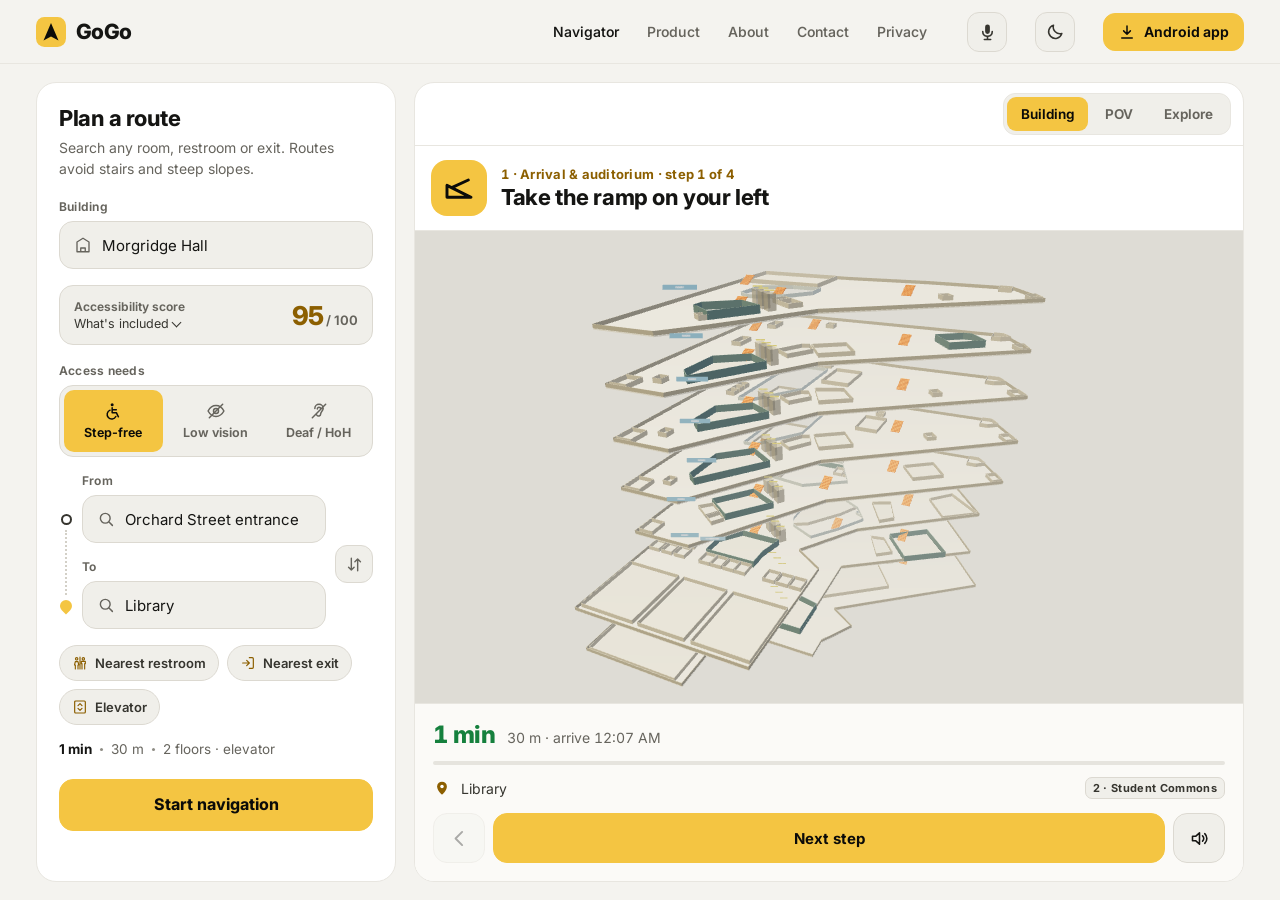
<file: building-demo/index.html>
<!doctype html>
<html lang="en">
<head>
  <meta charset="utf-8">
  <meta name="viewport" content="width=device-width,initial-scale=1,viewport-fit=cover">
  <meta name="theme-color" content="#0a0a0a">
  <title>GoGo · Step-free indoor navigation</title>
  <meta name="description" content="Plan a step-free route inside a campus building and follow it turn by turn, with spoken directions and 2D, 3D and navigation views.">
  <meta property="og:title" content="GoGo · Step-free indoor navigation">
  <meta property="og:description" content="Routes inside buildings that avoid stairs, steep ramps and narrow doors, with turn-by-turn guidance.">
  <meta property="og:type" content="website">
  <meta property="og:image" content="assets/og.jpg">
  <meta name="twitter:card" content="summary_large_image">
  <script src="theme.js?v=2"></script>
  <link rel="icon" href="favicon.svg" type="image/svg+xml">
  <link rel="manifest" href="manifest.webmanifest">
  <link rel="apple-touch-icon" href="icons/apple-touch-icon.png">
  <meta name="mobile-web-app-capable" content="yes">
  <meta name="apple-mobile-web-app-capable" content="yes">
  <meta name="apple-mobile-web-app-title" content="GoGo">
  <meta name="apple-mobile-web-app-status-bar-style" content="black-translucent">
  <link rel="preconnect" href="https://fonts.googleapis.com"><link rel="preconnect" href="https://fonts.gstatic.com" crossorigin>
  <link rel="stylesheet" href="https://fonts.googleapis.com/css2?family=Inter:wght@400;500;600;700;800&display=swap">
  <link rel="stylesheet" href="vendor/leaflet/leaflet.css">
  <link rel="stylesheet" href="theme.css?v=3">
  <link rel="stylesheet" href="style.css?v=8">
</head>
<body>
  <header class="app-header">
    <a class="brand" href="index.html" aria-label="GoGo home"><svg class="brand-mark" viewBox="0 0 32 32" aria-hidden="true"><rect width="32" height="32" rx="9" fill="#f4c542"/><path d="M16 6.5 24 25l-8-4.2L8 25z" fill="#0b0b09"/></svg>GoGo</a>
    <nav class="app-nav" id="appNav" aria-label="Site">
      <a href="index.html" aria-current="page">Navigator</a><a href="product.html">Product</a><a href="about.html">About</a><a href="contact.html">Contact</a><a href="privacy.html">Privacy</a>
    </nav>
    <button class="app-menu" id="appMenu" type="button" aria-label="Open menu" aria-expanded="false" aria-controls="appNav"><svg viewBox="0 0 24 24" aria-hidden="true"><path d="M4 7h16M4 12h16M4 17h16" stroke="currentColor" stroke-width="2" stroke-linecap="round"/></svg></button>
    <button class="voice-button" id="voiceButton" type="button" aria-label="Voice commands" aria-pressed="false" hidden><svg viewBox="0 0 24 24" aria-hidden="true"><path d="M12 15a3 3 0 0 0 3-3V6a3 3 0 1 0-6 0v6a3 3 0 0 0 3 3Zm-7-3a1 1 0 1 1 2 0 5 5 0 0 0 10 0 1 1 0 1 1 2 0 7 7 0 0 1-6 6.92V21h3a1 1 0 1 1 0 2H8a1 1 0 1 1 0-2h3v-2.08A7 7 0 0 1 5 12Z" fill="currentColor"/></svg></button>
    <button class="theme-toggle" type="button" data-theme-toggle aria-label="Switch theme"><svg class="icon-sun" viewBox="0 0 24 24" aria-hidden="true"><circle cx="12" cy="12" r="4.2" fill="none" stroke="currentColor" stroke-width="1.9"/><path d="M12 2.5v2.2M12 19.3v2.2M2.5 12h2.2M19.3 12h2.2M5.3 5.3l1.6 1.6M17.1 17.1l1.6 1.6M5.3 18.7l1.6-1.6M17.1 6.9l1.6-1.6" stroke="currentColor" stroke-width="1.9" stroke-linecap="round"/></svg><svg class="icon-moon" viewBox="0 0 24 24" aria-hidden="true"><path d="M20 14.5A8.5 8.5 0 0 1 9.5 4a8.5 8.5 0 1 0 10.5 10.5Z" fill="none" stroke="currentColor" stroke-width="1.9" stroke-linejoin="round"/></svg></button>
    <a class="btn btn-primary app-get" href="downloads/GoGo.apk" download><svg viewBox="0 0 24 24" aria-hidden="true"><path d="M12 4v11m0 0-4.5-4.5M12 15l4.5-4.5M5 20h14" fill="none" stroke="currentColor" stroke-width="2" stroke-linecap="round" stroke-linejoin="round"/></svg>Android app</a>
  </header>
  <main class="app-main">
    <aside id="planner" class="planner" aria-labelledby="plannerTitle">
      <div class="install-card" id="installCard" hidden>
        <div><strong>Install GoGo on this phone</strong><span id="installText">Tap <svg class="share-glyph" viewBox="0 0 24 24" aria-label="Share"><path d="M12 3v12m0-12L8 7m4-4 4 4M6 11H5a1 1 0 0 0-1 1v8a1 1 0 0 0 1 1h14a1 1 0 0 0 1-1v-8a1 1 0 0 0-1-1h-1" fill="none" stroke="currentColor" stroke-width="1.9" stroke-linecap="round" stroke-linejoin="round"/></svg> Share, then <b>Add to Home Screen</b>. It opens full screen and works offline.</span><button class="btn btn-primary" id="installButton" type="button" hidden>Install app</button></div>
        <button class="install-close" id="installClose" type="button" aria-label="Dismiss"><svg viewBox="0 0 24 24" aria-hidden="true"><path d="m6 6 12 12M18 6 6 18" fill="none" stroke="currentColor" stroke-width="2" stroke-linecap="round"/></svg></button>
      </div>
      <div class="planner-head">
        <h1 id="plannerTitle">Plan a route</h1>
        <p>Search any room, restroom or exit. Routes avoid stairs and steep slopes.</p>
      </div>

      <div class="field">
        <span class="field-label" id="buildingLabel">Building</span>
        <div class="search" id="buildingSearch"><div class="search-box"><svg viewBox="0 0 24 24" aria-hidden="true"><path d="M4 21V8l8-5 8 5v13M4 21h16M9 21v-5h6v5" fill="none" stroke="currentColor" stroke-width="1.8" stroke-linecap="round" stroke-linejoin="round"/></svg><input aria-labelledby="buildingLabel" placeholder="Search buildings"><button class="search-clear" type="button" aria-label="Clear building"><svg viewBox="0 0 24 24" aria-hidden="true"><path d="m6 6 12 12M18 6 6 18" fill="none" stroke="currentColor" stroke-width="2" stroke-linecap="round"/></svg></button></div></div>
      </div>

      <details class="score-card" id="scoreCard">
        <summary><span class="score-label">Accessibility score</span><strong class="score-value" id="accessibilityScore"></strong><span class="score-more">What's included</span></summary>
        <div class="score-body"><ul id="scoreFacts"></ul><p>Based on the step-free entrances, elevators and accessible restrooms we have mapped. This is our estimate and has not been independently audited.</p></div>
      </details>

      <fieldset class="field">
        <legend class="field-label">Access needs</legend>
        <div class="segmented" id="profileButtons">
          <button type="button" data-profile="wheelchair" aria-pressed="true"><svg viewBox="0 0 24 24" aria-hidden="true"><circle cx="11" cy="4.5" r="1.8" fill="currentColor"/><path d="M11 8v6h5l2.5 5M11 10.5h5M8.5 11a5.5 5.5 0 1 0 6.9 7.6" fill="none" stroke="currentColor" stroke-width="1.8" stroke-linecap="round" stroke-linejoin="round"/></svg>Step-free</button>
          <button type="button" data-profile="blind" aria-pressed="false"><svg viewBox="0 0 24 24" aria-hidden="true"><path d="M2.5 12S6 5.5 12 5.5 21.5 12 21.5 12 18 18.5 12 18.5 2.5 12 2.5 12Z" fill="none" stroke="currentColor" stroke-width="1.8" stroke-linejoin="round"/><circle cx="12" cy="12" r="3" fill="none" stroke="currentColor" stroke-width="1.8"/><path d="M4 20 20 4" stroke="currentColor" stroke-width="1.8" stroke-linecap="round"/></svg>Low vision</button>
          <button type="button" data-profile="deaf" aria-pressed="false"><svg viewBox="0 0 24 24" aria-hidden="true"><path d="M7 9a5 5 0 0 1 10 0c0 3-3 3.5-3 6.5a2.5 2.5 0 0 1-4.6 1.4M10 9.5a2 2 0 0 1 4 0M4 20 20 4" fill="none" stroke="currentColor" stroke-width="1.8" stroke-linecap="round" stroke-linejoin="round"/></svg>Deaf / HoH</button>
        </div>
      </fieldset>
      <select id="profile" hidden aria-hidden="true" tabindex="-1">
        <option value="wheelchair">Step-free</option>
        <option value="blind">Low vision</option>
        <option value="deaf">Deaf / hard of hearing</option>
      </select>

      <div class="route-fields">
        <div class="route-rail" aria-hidden="true"><span class="rail-start"></span><span class="rail-line"></span><span class="rail-end"></span></div>
        <div class="route-inputs">
          <div class="field">
            <span class="field-label" id="fromLabel">From</span>
            <div class="search" id="fromSearch"><div class="search-box"><svg viewBox="0 0 24 24" aria-hidden="true"><circle cx="11" cy="11" r="6.5" fill="none" stroke="currentColor" stroke-width="1.9"/><path d="m16 16 4.5 4.5" stroke="currentColor" stroke-width="1.9" stroke-linecap="round"/></svg><input aria-labelledby="fromLabel" placeholder="Starting point"><button class="search-clear" type="button" aria-label="Clear starting point"><svg viewBox="0 0 24 24" aria-hidden="true"><path d="m6 6 12 12M18 6 6 18" fill="none" stroke="currentColor" stroke-width="2" stroke-linecap="round"/></svg></button></div></div>
          </div>
          <div class="field">
            <span class="field-label" id="toLabel">To</span>
            <div class="search" id="toSearch"><div class="search-box"><svg viewBox="0 0 24 24" aria-hidden="true"><circle cx="11" cy="11" r="6.5" fill="none" stroke="currentColor" stroke-width="1.9"/><path d="m16 16 4.5 4.5" stroke="currentColor" stroke-width="1.9" stroke-linecap="round"/></svg><input aria-labelledby="toLabel" placeholder="Room, restroom or exit"><button class="search-clear" type="button" aria-label="Clear destination"><svg viewBox="0 0 24 24" aria-hidden="true"><path d="m6 6 12 12M18 6 6 18" fill="none" stroke="currentColor" stroke-width="2" stroke-linecap="round"/></svg></button></div></div>
          </div>
        </div>
        <button type="button" class="swap" id="swap" aria-label="Swap start and destination"><svg viewBox="0 0 24 24" aria-hidden="true"><path d="M8 4v15m0 0-3.5-3.5M8 19l3.5-3.5M16 20V5m0 0-3.5 3.5M16 5l3.5 3.5" fill="none" stroke="currentColor" stroke-width="1.8" stroke-linecap="round" stroke-linejoin="round"/></svg></button>
      </div>
      <div class="chips" id="quickChips" aria-label="Quick destinations">
        <button type="button" class="chip" data-quick="bathroom"><svg viewBox="0 0 24 24" aria-hidden="true"><path d="M7 7.5a1.8 1.8 0 1 0 0-3.6 1.8 1.8 0 0 0 0 3.6Zm10 0a1.8 1.8 0 1 0 0-3.6 1.8 1.8 0 0 0 0 3.6ZM5 21v-6H3.8L5 10h4l1.2 5H9v6m6 0v-8h-1V9.5h6V13h-1v8M12 3v18" fill="none" stroke="currentColor" stroke-width="1.7" stroke-linecap="round" stroke-linejoin="round"/></svg>Nearest restroom</button>
        <button type="button" class="chip" data-quick="exit"><svg viewBox="0 0 24 24" aria-hidden="true"><path d="M14 4h4.5A1.5 1.5 0 0 1 20 5.5v13a1.5 1.5 0 0 1-1.5 1.5H14M10 16l4-4-4-4M14 12H4" fill="none" stroke="currentColor" stroke-width="1.8" stroke-linecap="round" stroke-linejoin="round"/></svg>Nearest exit</button>
        <button type="button" class="chip" data-quick="elevator"><svg viewBox="0 0 24 24" aria-hidden="true"><path d="M5.5 3h13A1.5 1.5 0 0 1 20 4.5v15a1.5 1.5 0 0 1-1.5 1.5h-13A1.5 1.5 0 0 1 4 19.5v-15A1.5 1.5 0 0 1 5.5 3ZM9 10l3-3 3 3M9 14l3 3 3-3" fill="none" stroke="currentColor" stroke-width="1.8" stroke-linecap="round" stroke-linejoin="round"/></svg>Elevator</button>
      </div>
      <p class="route-preview" id="routePreview" aria-live="polite"></p>
      <p class="notice" id="placeNote" hidden><svg viewBox="0 0 24 24" aria-hidden="true"><circle cx="12" cy="12" r="9" fill="none" stroke="currentColor" stroke-width="1.8"/><path d="M12 11v5.5M12 7.6v.01" stroke="currentColor" stroke-width="2" stroke-linecap="round"/></svg><span></span></p>

      <!-- Route state. The searches above write into these; routing reads them. -->
      <div hidden>
        <select id="buildingChoice"></select>
        <select id="journeyType"><option value="indoor" selected>Inside this building</option></select>
        <select id="sourceFloor"></select><select id="source"></select>
        <select id="destFloor"></select>
        <select id="destinationType"><option value="rooms">Rooms</option><option value="bathroom">Restroom</option><option value="exit">Exit</option><option value="emergency">Emergency exit</option></select>
        <select id="destination"></select>
        <input id="stepfree" type="checkbox" checked><input id="voice" type="checkbox" checked>
        <p id="formStatus"></p>
      </div>
      <button id="start" class="btn btn-primary start-button">Start navigation</button>
    </aside>

    <section id="journey" class="experience" aria-label="Route view">
      <div class="toolbar">
        <button id="back" class="btn btn-ghost end-button" hidden><svg viewBox="0 0 24 24" aria-hidden="true"><path d="M15 4.5 7.5 12 15 19.5" fill="none" stroke="currentColor" stroke-width="2.2" stroke-linecap="round" stroke-linejoin="round"/></svg>End route</button>
        <div class="views" role="group" aria-label="Map view">
          <button id="overview" class="selected">Building</button>
          <button id="pov" aria-label="Navigation view">POV</button>
          <button id="keyboard">Explore</button>
        </div>
        <select id="floorSelect" aria-label="View floor" hidden></select>
      </div>
      <div id="navBanner" class="nav-banner" role="status" aria-live="polite">
        <div class="nav-icon" id="navIcon"></div>
        <div class="nav-text"><p class="nav-distance" id="navDistance"></p><h1 id="instruction">Choose a destination</h1></div>
      </div>
      <div class="nav-then" id="navThen" hidden><span>Then</span><span id="navThenIcon"></span><span id="navThenText"></span></div>
      <div id="campusJourney" hidden>
        <div id="outdoorMap" aria-label="Interactive campus map"></div>
        <p id="tileStatus" class="status" hidden></p>
      </div>
      <div id="scene">
        <div id="walkHint" hidden>Use W A S D or the arrow keys to move · drag to look around · E opens the elevator</div>
        <div id="renderError" hidden>The 3D view needs WebGL, which this browser has turned off.</div>
      </div>
      <div class="trip-sheet">
        <p id="cueMeta" hidden></p>
        <div class="trip-summary"><strong class="trip-eta" id="tripEta">–</strong><span class="trip-meta" id="tripMeta"></span></div>
        <div class="trip-progress" aria-hidden="true"><span id="tripBar"></span></div>
        <div class="trip-dest"><svg viewBox="0 0 24 24" aria-hidden="true"><path d="M12 21s-6.5-5.6-6.5-11a6.5 6.5 0 0 1 13 0c0 5.4-6.5 11-6.5 11Z" fill="currentColor"/><circle cx="12" cy="10" r="2.3" style="fill:var(--surface)"/></svg><span id="tripDest"></span><span class="badge" id="tripFloor"></span></div>
        <div class="trip-actions">
          <button id="prev" aria-label="Previous step"><svg viewBox="0 0 24 24" aria-hidden="true"><path d="M15 4.5 7.5 12 15 19.5" fill="none" stroke="currentColor" stroke-width="2.2" stroke-linecap="round" stroke-linejoin="round"/></svg></button>
          <button id="next" class="primary">Next step</button>
          <button id="repeat" aria-label="Read this step aloud"><svg viewBox="0 0 24 24" aria-hidden="true"><path d="M4 9.5v5h3.5L12 18.5v-13L7.5 9.5H4ZM15.5 9a4 4 0 0 1 0 6M18 6.5a7.5 7.5 0 0 1 0 11" fill="none" stroke="currentColor" stroke-width="1.8" stroke-linecap="round" stroke-linejoin="round"/></svg></button>
        </div>
        <button id="play" hidden>Preview route</button>
      </div>
    </section>
  </main>
  <p class="voice-toast" id="voiceToast" role="status" aria-live="polite" hidden></p>
  <dialog id="liftDialog">
    <h2>Choose a floor</h2>
    <select id="liftFloor" aria-label="Elevator destination"></select>
    <div class="dialog-actions"><button id="closeLift" class="btn">Cancel</button><button id="rideLift" class="btn btn-primary">Go</button></div>
  </dialog>
  <script src="vendor/leaflet/leaflet.js"></script>
  <script type="module" src="app.js?v=11"></script>
</body>
</html>
</file>
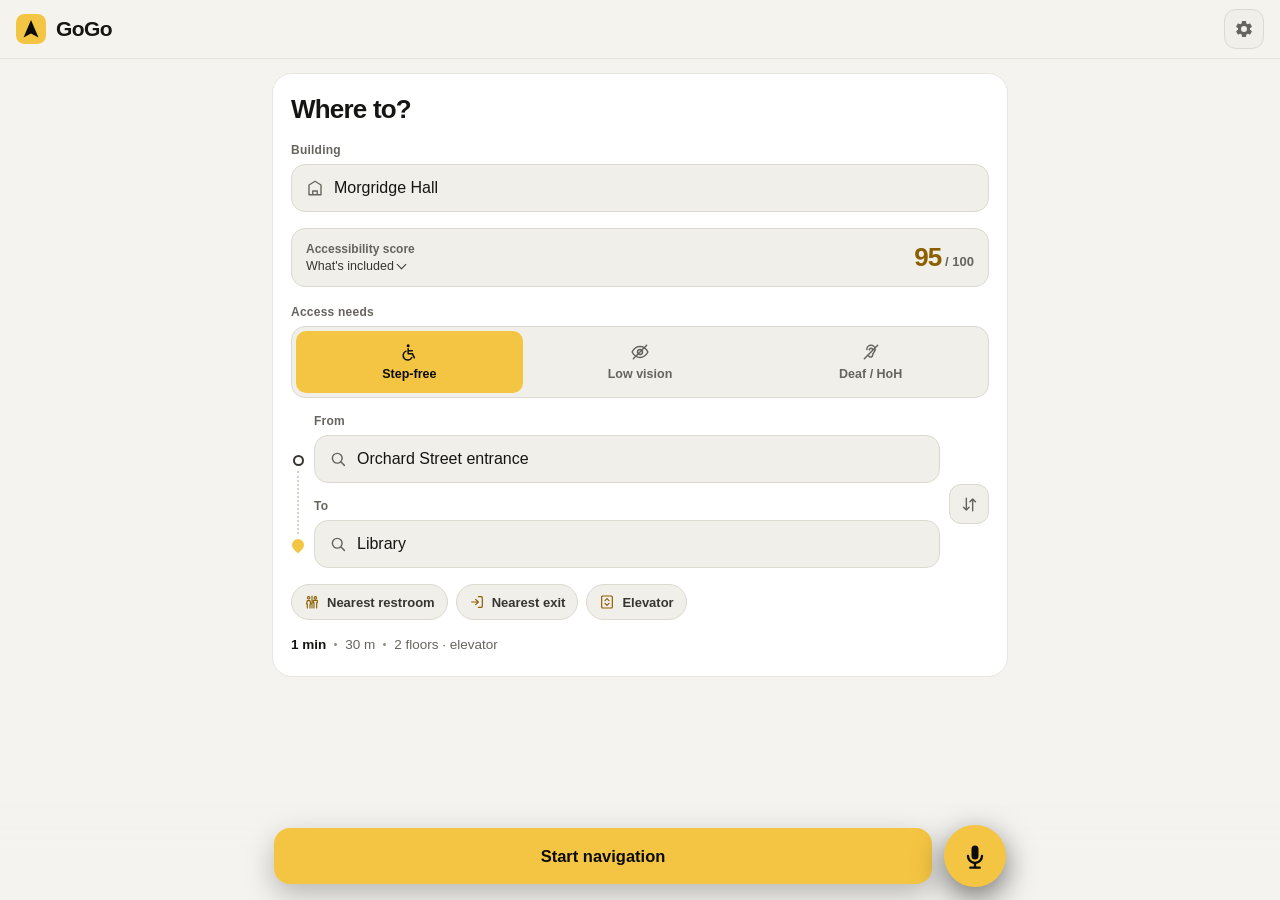
<file: traveler-app/app/src/main/assets/web/index.html>
<!doctype html>
<html lang="en">
<head>
  <meta charset="utf-8">
  <meta name="viewport" content="width=device-width,initial-scale=1,viewport-fit=cover">
  <meta name="theme-color" content="#0a0a0a">
  <title>GoGo</title>
  <script src="theme.js?v=1"></script>
  <link rel="stylesheet" href="vendor/leaflet/leaflet.css">
  <link rel="stylesheet" href="theme.css?v=2">
  <link rel="stylesheet" href="style.css?v=0.18">
</head>
<body>
  <header>
    <button id="back" class="icon-button" aria-label="Back"><svg viewBox="0 0 24 24" aria-hidden="true"><path d="M15 4.5 7.5 12 15 19.5" fill="none" stroke="currentColor" stroke-width="2.2" stroke-linecap="round" stroke-linejoin="round"/></svg></button>
    <span class="brand"><svg class="brand-mark" viewBox="0 0 32 32" aria-hidden="true"><rect width="32" height="32" rx="9" fill="#f4c542"/><path d="M16 6.5 24 25l-8-4.2L8 25z" fill="#0b0b09"/></svg>GoGo</span>
    <button id="settingsButton" class="icon-button" aria-label="Settings"><svg viewBox="0 0 24 24" aria-hidden="true"><path fill-rule="evenodd" fill="currentColor" d="M19.14 12.94a7.07 7.07 0 0 0 0-1.88l2.03-1.58a.5.5 0 0 0 .12-.64l-1.92-3.32a.5.5 0 0 0-.6-.22l-2.39.96a7.2 7.2 0 0 0-1.62-.94l-.36-2.54a.5.5 0 0 0-.5-.42h-3.84a.5.5 0 0 0-.5.42l-.36 2.54c-.59.24-1.13.56-1.62.94l-2.39-.96a.5.5 0 0 0-.6.22L2.71 8.84a.5.5 0 0 0 .12.64l2.03 1.58a7.07 7.07 0 0 0 0 1.88l-2.03 1.58a.5.5 0 0 0-.12.64l1.92 3.32c.12.21.37.3.6.22l2.39-.96c.5.38 1.03.7 1.62.94l.36 2.54c.04.24.25.42.5.42h3.84c.25 0 .46-.18.5-.42l.36-2.54c.59-.24 1.13-.56 1.62-.94l2.39.96c.23.08.48-.01.6-.22l1.92-3.32a.5.5 0 0 0-.12-.64l-2.03-1.58ZM12 15.6A3.6 3.6 0 1 1 12 8.4a3.6 3.6 0 0 1 0 7.2Z"/></svg></button>
  </header>
  <main>
    <aside id="planner" class="planner" aria-labelledby="plannerTitle">
      <h1 id="plannerTitle" class="planner-title">Where to?</h1>

      <div class="field">
        <span class="field-label" id="buildingLabel">Building</span>
        <div class="search" id="buildingSearch"><div class="search-box"><svg viewBox="0 0 24 24" aria-hidden="true"><path d="M4 21V8l8-5 8 5v13M4 21h16M9 21v-5h6v5" fill="none" stroke="currentColor" stroke-width="1.8" stroke-linecap="round" stroke-linejoin="round"/></svg><input aria-labelledby="buildingLabel" placeholder="Search buildings"><button class="search-clear" type="button" aria-label="Clear building"><svg viewBox="0 0 24 24" aria-hidden="true"><path d="m6 6 12 12M18 6 6 18" fill="none" stroke="currentColor" stroke-width="2" stroke-linecap="round"/></svg></button></div></div>
      </div>

      <details class="score-card" id="scoreCard">
        <summary><span class="score-label">Accessibility score</span><strong class="score-value" id="accessibilityScore"></strong><span class="score-more">What's included</span></summary>
        <div class="score-body"><ul id="scoreFacts"></ul><p>Based on the step-free entrances, elevators and accessible restrooms we have mapped. This is our estimate and has not been independently audited.</p></div>
      </details>

      <fieldset class="field">
        <legend class="field-label">Access needs</legend>
        <div class="segmented" id="profileButtons">
          <button type="button" data-profile="wheelchair" aria-pressed="true"><svg viewBox="0 0 24 24" aria-hidden="true"><circle cx="11" cy="4.5" r="1.8" fill="currentColor"/><path d="M11 8v6h5l2.5 5M11 10.5h5M8.5 11a5.5 5.5 0 1 0 6.9 7.6" fill="none" stroke="currentColor" stroke-width="1.8" stroke-linecap="round" stroke-linejoin="round"/></svg>Step-free</button>
          <button type="button" data-profile="blind" aria-pressed="false"><svg viewBox="0 0 24 24" aria-hidden="true"><path d="M2.5 12S6 5.5 12 5.5 21.5 12 21.5 12 18 18.5 12 18.5 2.5 12 2.5 12Z" fill="none" stroke="currentColor" stroke-width="1.8" stroke-linejoin="round"/><circle cx="12" cy="12" r="3" fill="none" stroke="currentColor" stroke-width="1.8"/><path d="M4 20 20 4" stroke="currentColor" stroke-width="1.8" stroke-linecap="round"/></svg>Low vision</button>
          <button type="button" data-profile="deaf" aria-pressed="false"><svg viewBox="0 0 24 24" aria-hidden="true"><path d="M7 9a5 5 0 0 1 10 0c0 3-3 3.5-3 6.5a2.5 2.5 0 0 1-4.6 1.4M10 9.5a2 2 0 0 1 4 0M4 20 20 4" fill="none" stroke="currentColor" stroke-width="1.8" stroke-linecap="round" stroke-linejoin="round"/></svg>Deaf / HoH</button>
        </div>
      </fieldset>
      <select id="profile" hidden aria-hidden="true" tabindex="-1">
        <option value="wheelchair">Step-free</option>
        <option value="blind">Low vision</option>
        <option value="deaf">Deaf / hard of hearing</option>
      </select>

      <div class="route-fields">
        <div class="route-rail" aria-hidden="true"><span class="rail-start"></span><span class="rail-line"></span><span class="rail-end"></span></div>
        <div class="route-inputs">
          <div class="field">
            <span class="field-label" id="fromLabel">From</span>
            <div class="search" id="fromSearch"><div class="search-box"><svg viewBox="0 0 24 24" aria-hidden="true"><circle cx="11" cy="11" r="6.5" fill="none" stroke="currentColor" stroke-width="1.9"/><path d="m16 16 4.5 4.5" stroke="currentColor" stroke-width="1.9" stroke-linecap="round"/></svg><input aria-labelledby="fromLabel" placeholder="Starting point"><button class="search-clear" type="button" aria-label="Clear starting point"><svg viewBox="0 0 24 24" aria-hidden="true"><path d="m6 6 12 12M18 6 6 18" fill="none" stroke="currentColor" stroke-width="2" stroke-linecap="round"/></svg></button></div></div>
          </div>
          <div class="field">
            <span class="field-label" id="toLabel">To</span>
            <div class="search" id="toSearch"><div class="search-box"><svg viewBox="0 0 24 24" aria-hidden="true"><circle cx="11" cy="11" r="6.5" fill="none" stroke="currentColor" stroke-width="1.9"/><path d="m16 16 4.5 4.5" stroke="currentColor" stroke-width="1.9" stroke-linecap="round"/></svg><input aria-labelledby="toLabel" placeholder="Room, restroom or exit"><button class="search-clear" type="button" aria-label="Clear destination"><svg viewBox="0 0 24 24" aria-hidden="true"><path d="m6 6 12 12M18 6 6 18" fill="none" stroke="currentColor" stroke-width="2" stroke-linecap="round"/></svg></button></div></div>
          </div>
        </div>
        <button type="button" class="swap" id="swap" aria-label="Swap start and destination"><svg viewBox="0 0 24 24" aria-hidden="true"><path d="M8 4v15m0 0-3.5-3.5M8 19l3.5-3.5M16 20V5m0 0-3.5 3.5M16 5l3.5 3.5" fill="none" stroke="currentColor" stroke-width="1.8" stroke-linecap="round" stroke-linejoin="round"/></svg></button>
      </div>
      <div class="chips" id="quickChips" aria-label="Quick destinations">
        <button type="button" class="chip" data-quick="bathroom"><svg viewBox="0 0 24 24" aria-hidden="true"><path d="M7 7.5a1.8 1.8 0 1 0 0-3.6 1.8 1.8 0 0 0 0 3.6Zm10 0a1.8 1.8 0 1 0 0-3.6 1.8 1.8 0 0 0 0 3.6ZM5 21v-6H3.8L5 10h4l1.2 5H9v6m6 0v-8h-1V9.5h6V13h-1v8M12 3v18" fill="none" stroke="currentColor" stroke-width="1.7" stroke-linecap="round" stroke-linejoin="round"/></svg>Nearest restroom</button>
        <button type="button" class="chip" data-quick="exit"><svg viewBox="0 0 24 24" aria-hidden="true"><path d="M14 4h4.5A1.5 1.5 0 0 1 20 5.5v13a1.5 1.5 0 0 1-1.5 1.5H14M10 16l4-4-4-4M14 12H4" fill="none" stroke="currentColor" stroke-width="1.8" stroke-linecap="round" stroke-linejoin="round"/></svg>Nearest exit</button>
        <button type="button" class="chip" data-quick="elevator"><svg viewBox="0 0 24 24" aria-hidden="true"><path d="M5.5 3h13A1.5 1.5 0 0 1 20 4.5v15a1.5 1.5 0 0 1-1.5 1.5h-13A1.5 1.5 0 0 1 4 19.5v-15A1.5 1.5 0 0 1 5.5 3ZM9 10l3-3 3 3M9 14l3 3 3-3" fill="none" stroke="currentColor" stroke-width="1.8" stroke-linecap="round" stroke-linejoin="round"/></svg>Elevator</button>
      </div>
      <p class="route-preview" id="routePreview" aria-live="polite"></p>
      <p class="notice" id="placeNote" hidden><svg viewBox="0 0 24 24" aria-hidden="true"><circle cx="12" cy="12" r="9" fill="none" stroke="currentColor" stroke-width="1.8"/><path d="M12 11v5.5M12 7.6v.01" stroke="currentColor" stroke-width="2" stroke-linecap="round"/></svg><span></span></p>

      <!-- Route state. The searches and the voice assistant write into these; routing reads them. -->
      <div hidden>
        <select id="buildingChoice"></select>
        <select id="journeyType"><option value="indoor" selected>Inside this building</option></select>
        <div id="indoorSource"><select id="sourceFloor"></select><select id="source"></select></div>
        <select id="destFloor"></select>
        <select id="destinationType"><option value="rooms">Rooms</option><option value="bathroom">Restroom</option><option value="exit">Exit</option><option value="emergency">Emergency exit</option></select>
        <label id="destinationField"><select id="destination"></select></label>
        <input id="stepfree" type="checkbox" checked>
        <p id="formStatus"></p>
      </div>
      <button id="start" class="start-button">Start navigation</button>
    </aside>

    <section id="journey" class="experience" hidden>
      <div id="navBanner" class="nav-banner" role="status" aria-live="polite">
        <div class="nav-icon" id="navIcon"></div>
        <div class="nav-text"><p class="nav-distance" id="navDistance"></p><h2 id="instruction"></h2></div>
      </div>
      <div class="nav-then" id="navThen" hidden><span>Then</span><span id="navThenIcon"></span><span id="navThenText"></span></div>
      <select id="floorSelect" aria-label="View floor" hidden></select>
      <div id="campusJourney" hidden><div id="outdoorMap" aria-label="Interactive campus map"></div><p id="tileStatus" class="status" hidden></p></div>
      <div id="scene">
        <div id="scene2d" class="scene-layer"></div>
        <div id="scene3d" class="scene-layer" hidden>
          <div id="map3dControls" class="map3d-controls" hidden><button id="allFloors3d" aria-pressed="false">All floors</button><button id="zoom3dIn" aria-label="Zoom in 3D map">+</button><button id="zoom3dOut" aria-label="Zoom out 3D map">−</button></div>
          <div id="povControls" class="map3d-controls" hidden><button id="faceRoute" aria-label="Turn to face the route"><svg viewBox="0 0 24 24" aria-hidden="true"><path d="M12 3 19 20l-7-3.8L5 20z" fill="currentColor"/></svg>Re-centre</button></div>
        </div>
        <div id="mapViews" class="map-views" role="group" aria-label="Map view">
          <button data-view="2d" aria-pressed="true">2D</button><button data-view="3d" aria-pressed="false">3D</button><button data-view="pov" aria-pressed="false" aria-label="Navigation view">POV</button>
        </div>
        <p id="mapNote" class="map-note" role="status" aria-live="polite" hidden></p>
      </div>
      <div class="trip-sheet">
        <p id="cueMeta" hidden></p><p id="detail" hidden></p>
        <div class="trip-summary"><strong class="trip-eta" id="tripEta">–</strong><span class="trip-meta" id="tripMeta"></span></div>
        <div class="trip-progress" aria-hidden="true"><span id="tripBar"></span></div>
        <div class="trip-dest"><svg viewBox="0 0 24 24" aria-hidden="true"><path d="M12 21s-6.5-5.6-6.5-11a6.5 6.5 0 0 1 13 0c0 5.4-6.5 11-6.5 11Z" fill="currentColor"/><circle cx="12" cy="10" r="2.3" style="fill:var(--surface)"/></svg><span id="tripDest"></span><span class="badge" id="tripFloor"></span></div>
        <div class="trip-actions">
          <button id="prev" aria-label="Previous step"><svg viewBox="0 0 24 24" aria-hidden="true"><path d="M15 4.5 7.5 12 15 19.5" fill="none" stroke="currentColor" stroke-width="2.2" stroke-linecap="round" stroke-linejoin="round"/></svg></button>
          <button id="next" class="primary">Next step</button>
          <button id="repeat" aria-label="Read this step aloud"><svg viewBox="0 0 24 24" aria-hidden="true"><path d="M4 9.5v5h3.5L12 18.5v-13L7.5 9.5H4ZM15.5 9a4 4 0 0 1 0 6M18 6.5a7.5 7.5 0 0 1 0 11" fill="none" stroke="currentColor" stroke-width="1.8" stroke-linecap="round" stroke-linejoin="round"/></svg></button>
        </div>
      </div>
    </section>
  </main>
  <div id="voiceDock" class="voice-dock">
    <div id="voiceWave" class="voice-wave" aria-hidden="true"><span></span><span></span><span></span><span></span><span></span><span></span><span></span></div>
    <button id="voiceFab" class="voice-fab" aria-label="Talk to GoGo"><svg class="mic-icon" viewBox="0 0 24 24" aria-hidden="true"><path d="M12 15a3 3 0 0 0 3-3V6a3 3 0 1 0-6 0v6a3 3 0 0 0 3 3Zm-7-3a1 1 0 1 1 2 0 5 5 0 0 0 10 0 1 1 0 1 1 2 0 7 7 0 0 1-6 6.92V21h3a1 1 0 1 1 0 2H8a1 1 0 1 1 0-2h3v-2.08A7 7 0 0 1 5 12Z"/></svg><svg class="close-icon" viewBox="0 0 24 24" aria-hidden="true"><path d="M6.7 5.3 12 10.6l5.3-5.3 1.4 1.4-5.3 5.3 5.3 5.3-1.4 1.4-5.3-5.3-5.3 5.3-1.4-1.4 5.3-5.3-5.3-5.3z"/></svg></button>
  </div>
  <p id="assistantStatus" class="sr-only" role="status" aria-live="polite">Ready</p>
  <section id="settingsPanel" class="settings-panel" role="dialog" aria-modal="true" aria-labelledby="settingsTitle" hidden>
    <h2 id="settingsTitle">Settings</h2>
    <div class="field"><span class="field-label">Appearance</span>
      <div class="segmented theme-choice" role="group" aria-label="Appearance">
        <button type="button" data-theme-choice="system" aria-pressed="true"><svg viewBox="0 0 24 24" aria-hidden="true"><rect x="7" y="2.5" width="10" height="19" rx="2.5" fill="none" stroke="currentColor" stroke-width="1.8"/><path d="M12 2.5v19" stroke="currentColor" stroke-width="1.8"/></svg>Automatic</button>
        <button type="button" data-theme-choice="light" aria-pressed="false"><svg viewBox="0 0 24 24" aria-hidden="true"><circle cx="12" cy="12" r="4.2" fill="none" stroke="currentColor" stroke-width="1.9"/><path d="M12 2.5v2.2M12 19.3v2.2M2.5 12h2.2M19.3 12h2.2M5.3 5.3l1.6 1.6M17.1 17.1l1.6 1.6M5.3 18.7l1.6-1.6M17.1 6.9l1.6-1.6" stroke="currentColor" stroke-width="1.9" stroke-linecap="round"/></svg>Light</button>
        <button type="button" data-theme-choice="dark" aria-pressed="false"><svg viewBox="0 0 24 24" aria-hidden="true"><path d="M20 14.5A8.5 8.5 0 0 1 9.5 4a8.5 8.5 0 1 0 10.5 10.5Z" fill="none" stroke="currentColor" stroke-width="1.9" stroke-linejoin="round"/></svg>Dark</button>
      </div>
    </div>
    <label class="setting-row"><span><strong>Spoken directions</strong><small>Read each step aloud</small></span><input id="voice" type="checkbox" class="switch" checked></label>
    <details class="dev-options">
      <summary>Developer options</summary>
      <label class="field"><span class="field-label">Voice assistant server</span><input id="ollamaServer" class="text-input" inputmode="url" autocomplete="off" placeholder="http://server-address:11434"></label>
    </details>
    <p class="settings-version">GoGo for Android · version 0.16.0</p>
    <div class="settings-actions"><button id="settingsClose" class="btn">Cancel</button><button id="settingsSave" class="btn btn-primary">Save</button></div>
  </section>
  <div id="settingsBackdrop" class="assistant-backdrop" hidden></div>
  <script src="vendor/leaflet/leaflet.js"></script><script type="module" src="app.js?v=0.18"></script>
</body>
</html>
</file>
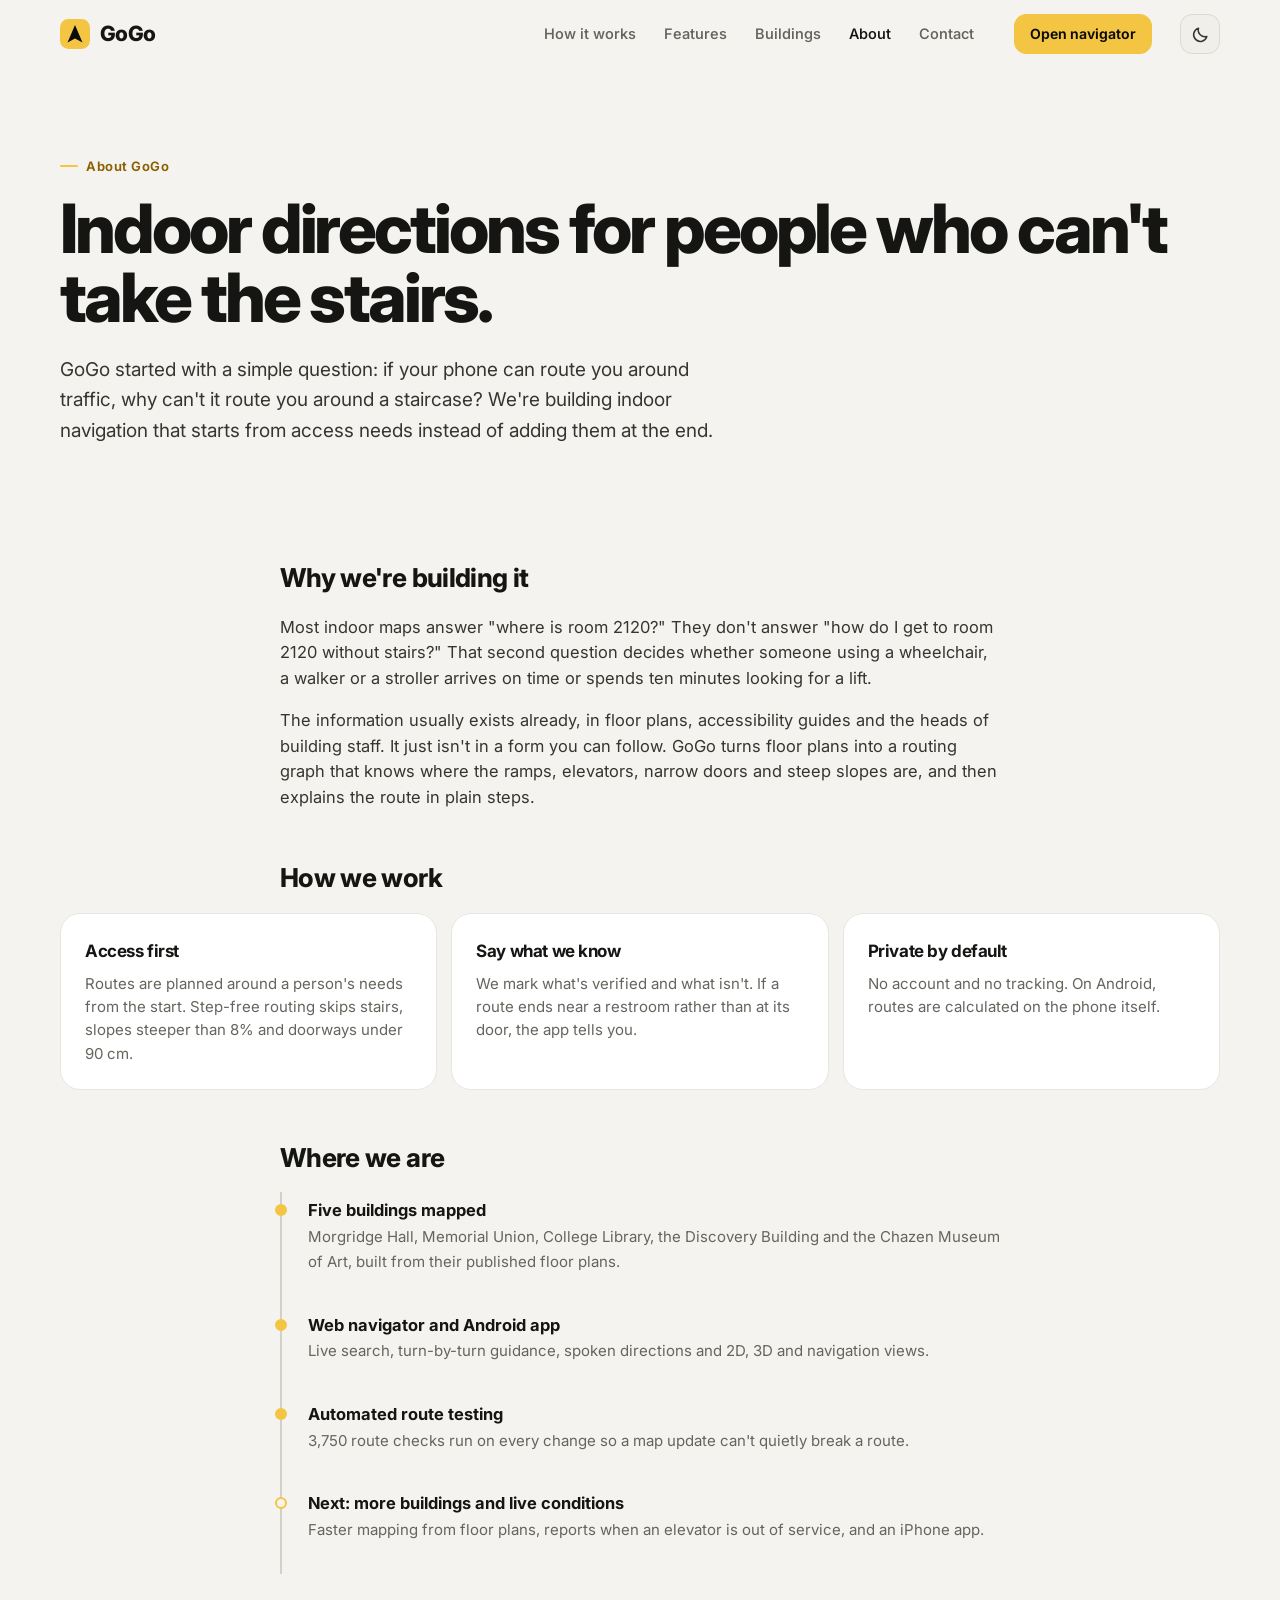
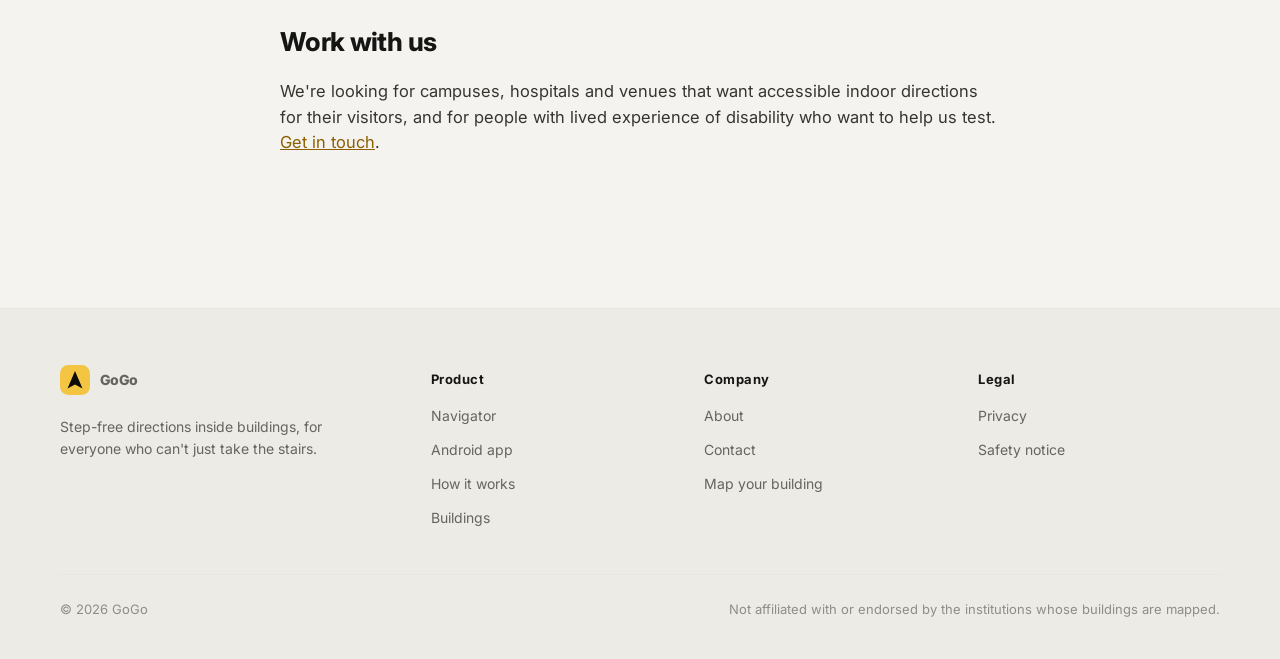
<file: building-demo/about.html>
<!doctype html>
<html lang="en">
<head>
  <meta charset="utf-8">
  <meta name="viewport" content="width=device-width,initial-scale=1,viewport-fit=cover">
  <meta name="theme-color" content="#0a0a0a">
  <title>About · GoGo</title>
  <meta name="description" content="Why we are building GoGo, how we work, and what comes next.">
  <script src="theme.js?v=2"></script>
  <link rel="icon" href="favicon.svg" type="image/svg+xml">
  <link rel="manifest" href="manifest.webmanifest">
  <link rel="apple-touch-icon" href="icons/apple-touch-icon.png">
  <meta name="mobile-web-app-capable" content="yes">
  <meta name="apple-mobile-web-app-capable" content="yes">
  <meta name="apple-mobile-web-app-title" content="GoGo">
  <meta name="apple-mobile-web-app-status-bar-style" content="black-translucent">
  <link rel="preconnect" href="https://fonts.googleapis.com"><link rel="preconnect" href="https://fonts.gstatic.com" crossorigin>
  <link rel="stylesheet" href="https://fonts.googleapis.com/css2?family=Inter:wght@400;500;600;700;800&display=swap">
  <link rel="stylesheet" href="theme.css?v=3">
  <link rel="stylesheet" href="site.css?v=3">
</head>
<body>
  <header class="site-header" id="siteHeader">
    <div class="wrap">
      <a class="brand" href="index.html" aria-label="GoGo home"><svg class="brand-mark" viewBox="0 0 32 32" aria-hidden="true"><rect width="32" height="32" rx="9" fill="#f4c542"/><path d="M16 6.5 24 25l-8-4.2L8 25z" fill="#0b0b09"/></svg>GoGo</a>
      <nav class="site-nav" id="siteNav" aria-label="Main">
        <a href="product.html#how">How it works</a><a href="product.html#features">Features</a><a href="product.html#buildings">Buildings</a><a href="about.html" aria-current="page">About</a><a href="contact.html">Contact</a>
      </nav>
      <div class="header-cta"><a class="btn btn-primary" href="index.html">Open navigator</a></div>
      <button class="theme-toggle" type="button" data-theme-toggle aria-label="Switch theme"><svg class="icon-sun" viewBox="0 0 24 24" aria-hidden="true"><circle cx="12" cy="12" r="4.2" fill="none" stroke="currentColor" stroke-width="1.9"/><path d="M12 2.5v2.2M12 19.3v2.2M2.5 12h2.2M19.3 12h2.2M5.3 5.3l1.6 1.6M17.1 17.1l1.6 1.6M5.3 18.7l1.6-1.6M17.1 6.9l1.6-1.6" stroke="currentColor" stroke-width="1.9" stroke-linecap="round"/></svg><svg class="icon-moon" viewBox="0 0 24 24" aria-hidden="true"><path d="M20 14.5A8.5 8.5 0 0 1 9.5 4a8.5 8.5 0 1 0 10.5 10.5Z" fill="none" stroke="currentColor" stroke-width="1.9" stroke-linejoin="round"/></svg></button>
      <button class="menu-toggle" id="menuToggle" aria-label="Open menu" aria-expanded="false" aria-controls="siteNav"><svg viewBox="0 0 24 24" aria-hidden="true"><path d="M4 7h16M4 12h16M4 17h16" stroke="currentColor" stroke-width="2" stroke-linecap="round"/></svg></button>
    </div>
  </header>

  <main>
    <section class="page-hero">
      <div class="wrap">
        <p class="eyebrow">About GoGo</p>
        <h1 class="display">Indoor directions for people who can't take the stairs.</h1>
        <p class="lead">GoGo started with a simple question: if your phone can route you around traffic, why can't it route you around a staircase? We're building indoor navigation that starts from access needs instead of adding them at the end.</p>
      </div>
    </section>
    <section style="padding-top:24px">
      <div class="wrap prose">
        <h2>Why we're building it</h2>
        <p>Most indoor maps answer "where is room 2120?" They don't answer "how do I get to room 2120 without stairs?" That second question decides whether someone using a wheelchair, a walker or a stroller arrives on time or spends ten minutes looking for a lift.</p>
        <p>The information usually exists already, in floor plans, accessibility guides and the heads of building staff. It just isn't in a form you can follow. GoGo turns floor plans into a routing graph that knows where the ramps, elevators, narrow doors and steep slopes are, and then explains the route in plain steps.</p>
        <h2>How we work</h2>
      </div>
      <div class="wrap">
        <div class="principles">
          <div class="principle"><h3>Access first</h3><p>Routes are planned around a person's needs from the start. Step-free routing skips stairs, slopes steeper than 8% and doorways under 90 cm.</p></div>
          <div class="principle"><h3>Say what we know</h3><p>We mark what's verified and what isn't. If a route ends near a restroom rather than at its door, the app tells you.</p></div>
          <div class="principle"><h3>Private by default</h3><p>No account and no tracking. On Android, routes are calculated on the phone itself.</p></div>
        </div>
      </div>
      <div class="wrap prose">
        <h2>Where we are</h2>
        <ol class="timeline">
          <li class="done"><strong>Five buildings mapped</strong><span>Morgridge Hall, Memorial Union, College Library, the Discovery Building and the Chazen Museum of Art, built from their published floor plans.</span></li>
          <li class="done"><strong>Web navigator and Android app</strong><span>Live search, turn-by-turn guidance, spoken directions and 2D, 3D and navigation views.</span></li>
          <li class="done"><strong>Automated route testing</strong><span>3,750 route checks run on every change so a map update can't quietly break a route.</span></li>
          <li><strong>Next: more buildings and live conditions</strong><span>Faster mapping from floor plans, reports when an elevator is out of service, and an iPhone app.</span></li>
        </ol>
        <h2>Work with us</h2>
        <p>We're looking for campuses, hospitals and venues that want accessible indoor directions for their visitors, and for people with lived experience of disability who want to help us test. <a href="contact.html">Get in touch</a>.</p>
      </div>
    </section>
  </main>

  <footer class="site-footer">
    <div class="wrap">
      <div class="footer-grid">
        <div><a class="brand" href="index.html"><svg class="brand-mark" viewBox="0 0 32 32" aria-hidden="true"><rect width="32" height="32" rx="9" fill="#f4c542"/><path d="M16 6.5 24 25l-8-4.2L8 25z" fill="#0b0b09"/></svg>GoGo</a><p>Step-free directions inside buildings, for everyone who can't just take the stairs.</p></div>
        <div><h4>Product</h4><ul><li><a href="index.html">Navigator</a></li><li><a href="downloads/GoGo.apk" download>Android app</a></li><li><a href="product.html#how">How it works</a></li><li><a href="product.html#buildings">Buildings</a></li></ul></div>
        <div><h4>Company</h4><ul><li><a href="about.html">About</a></li><li><a href="contact.html">Contact</a></li><li><a href="contact.html?topic=building">Map your building</a></li></ul></div>
        <div><h4>Legal</h4><ul><li><a href="privacy.html">Privacy</a></li><li><a href="privacy.html#safety">Safety notice</a></li></ul></div>
      </div>
      <div class="footer-base"><span>© <span data-year>2026</span> GoGo</span><span>Not affiliated with or endorsed by the institutions whose buildings are mapped.</span></div>
    </div>
  </footer>
  <script src="site.js?v=2" defer></script>
</body>
</html>
</file>
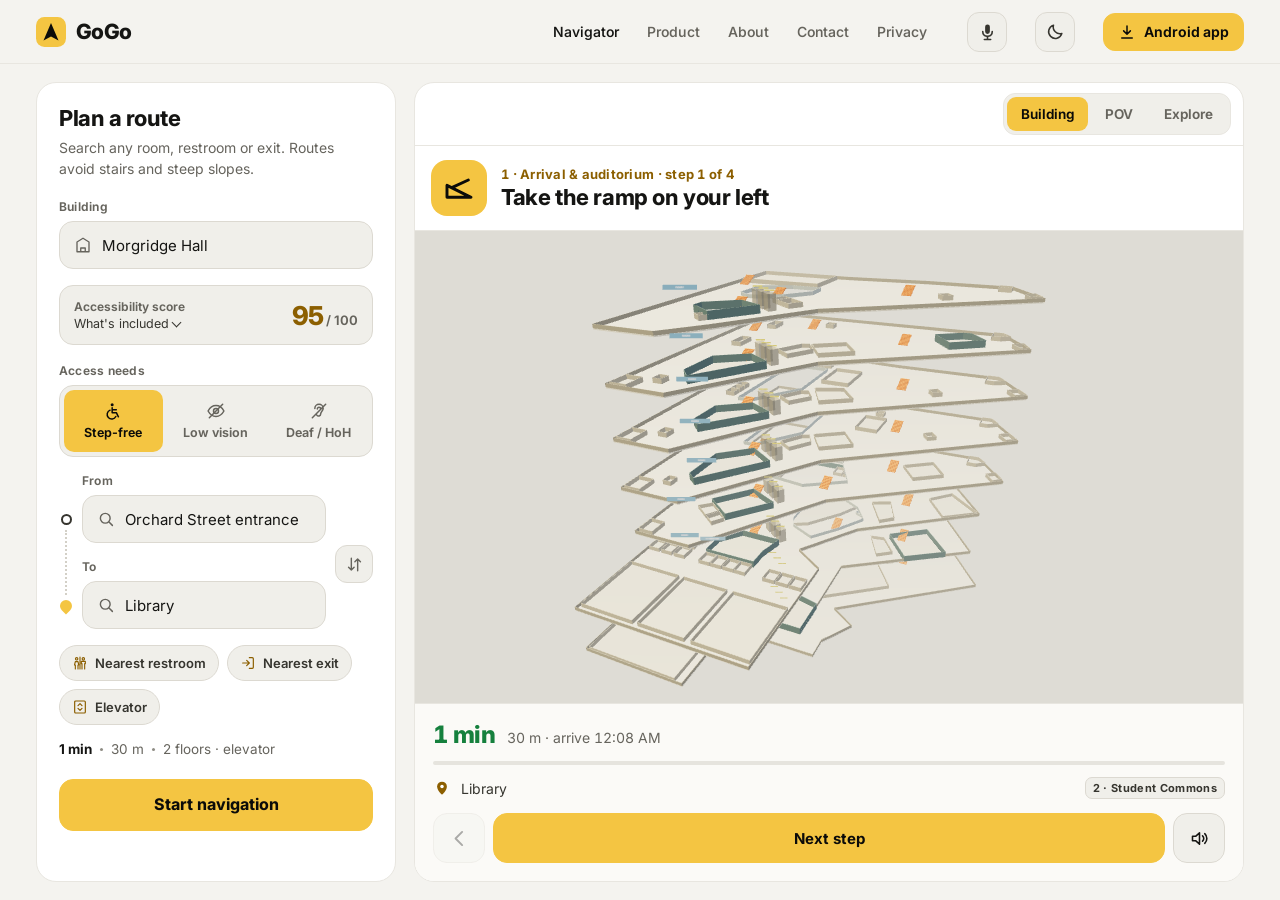
<file: building-demo/app.html>
<!doctype html>
<html lang="en">
<head>
  <meta charset="utf-8">
  <title>GoGo</title>
  <meta name="robots" content="noindex">
  <script>location.replace('index.html'+location.search+location.hash);</script>
  <meta http-equiv="refresh" content="0; url=index.html">
</head>
<body style="background:#0a0a0a"></body>
</html>
</file>
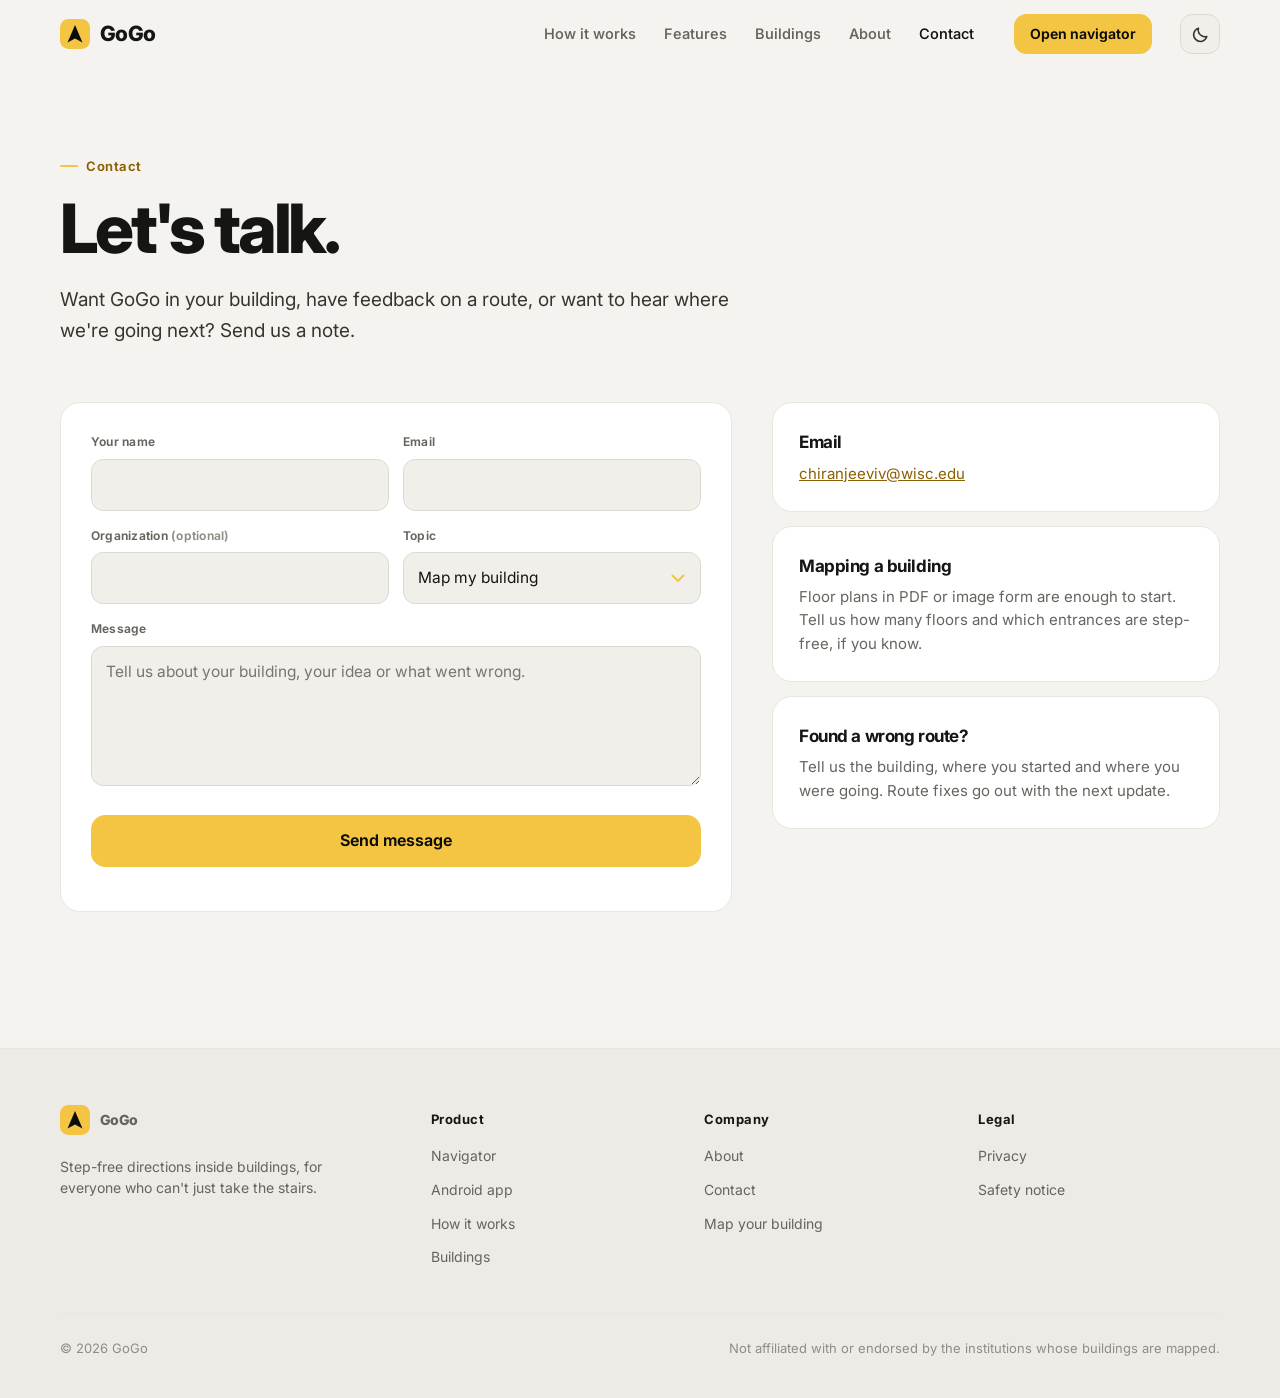
<file: building-demo/contact.html>
<!doctype html>
<html lang="en">
<head>
  <meta charset="utf-8">
  <meta name="viewport" content="width=device-width,initial-scale=1,viewport-fit=cover">
  <meta name="theme-color" content="#0a0a0a">
  <title>Contact · GoGo</title>
  <meta name="description" content="Get in touch about bringing GoGo to your building, partnerships, investment or feedback.">
  <script src="theme.js?v=2"></script>
  <link rel="icon" href="favicon.svg" type="image/svg+xml">
  <link rel="manifest" href="manifest.webmanifest">
  <link rel="apple-touch-icon" href="icons/apple-touch-icon.png">
  <meta name="mobile-web-app-capable" content="yes">
  <meta name="apple-mobile-web-app-capable" content="yes">
  <meta name="apple-mobile-web-app-title" content="GoGo">
  <meta name="apple-mobile-web-app-status-bar-style" content="black-translucent">
  <link rel="preconnect" href="https://fonts.googleapis.com"><link rel="preconnect" href="https://fonts.gstatic.com" crossorigin>
  <link rel="stylesheet" href="https://fonts.googleapis.com/css2?family=Inter:wght@400;500;600;700;800&display=swap">
  <link rel="stylesheet" href="theme.css?v=3">
  <link rel="stylesheet" href="site.css?v=3">
</head>
<body>
  <header class="site-header" id="siteHeader">
    <div class="wrap">
      <a class="brand" href="index.html" aria-label="GoGo home"><svg class="brand-mark" viewBox="0 0 32 32" aria-hidden="true"><rect width="32" height="32" rx="9" fill="#f4c542"/><path d="M16 6.5 24 25l-8-4.2L8 25z" fill="#0b0b09"/></svg>GoGo</a>
      <nav class="site-nav" id="siteNav" aria-label="Main">
        <a href="product.html#how">How it works</a><a href="product.html#features">Features</a><a href="product.html#buildings">Buildings</a><a href="about.html">About</a><a href="contact.html" aria-current="page">Contact</a>
      </nav>
      <div class="header-cta"><a class="btn btn-primary" href="index.html">Open navigator</a></div>
      <button class="theme-toggle" type="button" data-theme-toggle aria-label="Switch theme"><svg class="icon-sun" viewBox="0 0 24 24" aria-hidden="true"><circle cx="12" cy="12" r="4.2" fill="none" stroke="currentColor" stroke-width="1.9"/><path d="M12 2.5v2.2M12 19.3v2.2M2.5 12h2.2M19.3 12h2.2M5.3 5.3l1.6 1.6M17.1 17.1l1.6 1.6M5.3 18.7l1.6-1.6M17.1 6.9l1.6-1.6" stroke="currentColor" stroke-width="1.9" stroke-linecap="round"/></svg><svg class="icon-moon" viewBox="0 0 24 24" aria-hidden="true"><path d="M20 14.5A8.5 8.5 0 0 1 9.5 4a8.5 8.5 0 1 0 10.5 10.5Z" fill="none" stroke="currentColor" stroke-width="1.9" stroke-linejoin="round"/></svg></button>
      <button class="menu-toggle" id="menuToggle" aria-label="Open menu" aria-expanded="false" aria-controls="siteNav"><svg viewBox="0 0 24 24" aria-hidden="true"><path d="M4 7h16M4 12h16M4 17h16" stroke="currentColor" stroke-width="2" stroke-linecap="round"/></svg></button>
    </div>
  </header>

  <main>
    <section class="page-hero">
      <div class="wrap">
        <p class="eyebrow">Contact</p>
        <h1 class="display">Let's talk.</h1>
        <p class="lead">Want GoGo in your building, have feedback on a route, or want to hear where we're going next? Send us a note.</p>
      </div>
    </section>
    <section style="padding-top:16px">
      <div class="wrap contact-grid">
        <form class="form-card" id="contactForm" novalidate>
          <div class="form-row">
            <label class="field"><span class="field-label">Your name</span><input class="input" name="name" autocomplete="name" required></label>
            <label class="field"><span class="field-label">Email</span><input class="input" name="email" type="email" autocomplete="email" required></label>
          </div>
          <div class="form-row">
            <label class="field"><span class="field-label">Organization <span style="color:var(--faint)">(optional)</span></span><input class="input" name="org" autocomplete="organization"></label>
            <label class="field"><span class="field-label">Topic</span><select class="select" name="topic">
              <option value="building">Map my building</option>
              <option value="investment">Investment</option>
              <option value="partnership">Partnership</option>
              <option value="feedback">Feedback on a route</option>
              <option value="other">Something else</option>
            </select></label>
          </div>
          <label class="field"><span class="field-label">Message</span><textarea class="textarea" name="message" required placeholder="Tell us about your building, your idea or what went wrong."></textarea></label>
          <button class="btn btn-primary" type="submit">Send message</button>
          <p class="form-status" id="formStatus" role="status" aria-live="polite"></p>
        </form>
        <div>
          <div class="side-card"><h3>Email</h3><p><a data-contact-email href="#"></a></p></div>
          <div class="side-card"><h3>Mapping a building</h3><p>Floor plans in PDF or image form are enough to start. Tell us how many floors and which entrances are step-free, if you know.</p></div>
          <div class="side-card"><h3>Found a wrong route?</h3><p>Tell us the building, where you started and where you were going. Route fixes go out with the next update.</p></div>
        </div>
      </div>
    </section>
  </main>

  <footer class="site-footer">
    <div class="wrap">
      <div class="footer-grid">
        <div><a class="brand" href="index.html"><svg class="brand-mark" viewBox="0 0 32 32" aria-hidden="true"><rect width="32" height="32" rx="9" fill="#f4c542"/><path d="M16 6.5 24 25l-8-4.2L8 25z" fill="#0b0b09"/></svg>GoGo</a><p>Step-free directions inside buildings, for everyone who can't just take the stairs.</p></div>
        <div><h4>Product</h4><ul><li><a href="index.html">Navigator</a></li><li><a href="downloads/GoGo.apk" download>Android app</a></li><li><a href="product.html#how">How it works</a></li><li><a href="product.html#buildings">Buildings</a></li></ul></div>
        <div><h4>Company</h4><ul><li><a href="about.html">About</a></li><li><a href="contact.html">Contact</a></li><li><a href="contact.html?topic=building">Map your building</a></li></ul></div>
        <div><h4>Legal</h4><ul><li><a href="privacy.html">Privacy</a></li><li><a href="privacy.html#safety">Safety notice</a></li></ul></div>
      </div>
      <div class="footer-base"><span>© <span data-year>2026</span> GoGo</span><span>Not affiliated with or endorsed by the institutions whose buildings are mapped.</span></div>
    </div>
  </footer>
  <script src="site.js?v=2" defer></script>
</body>
</html>
</file>
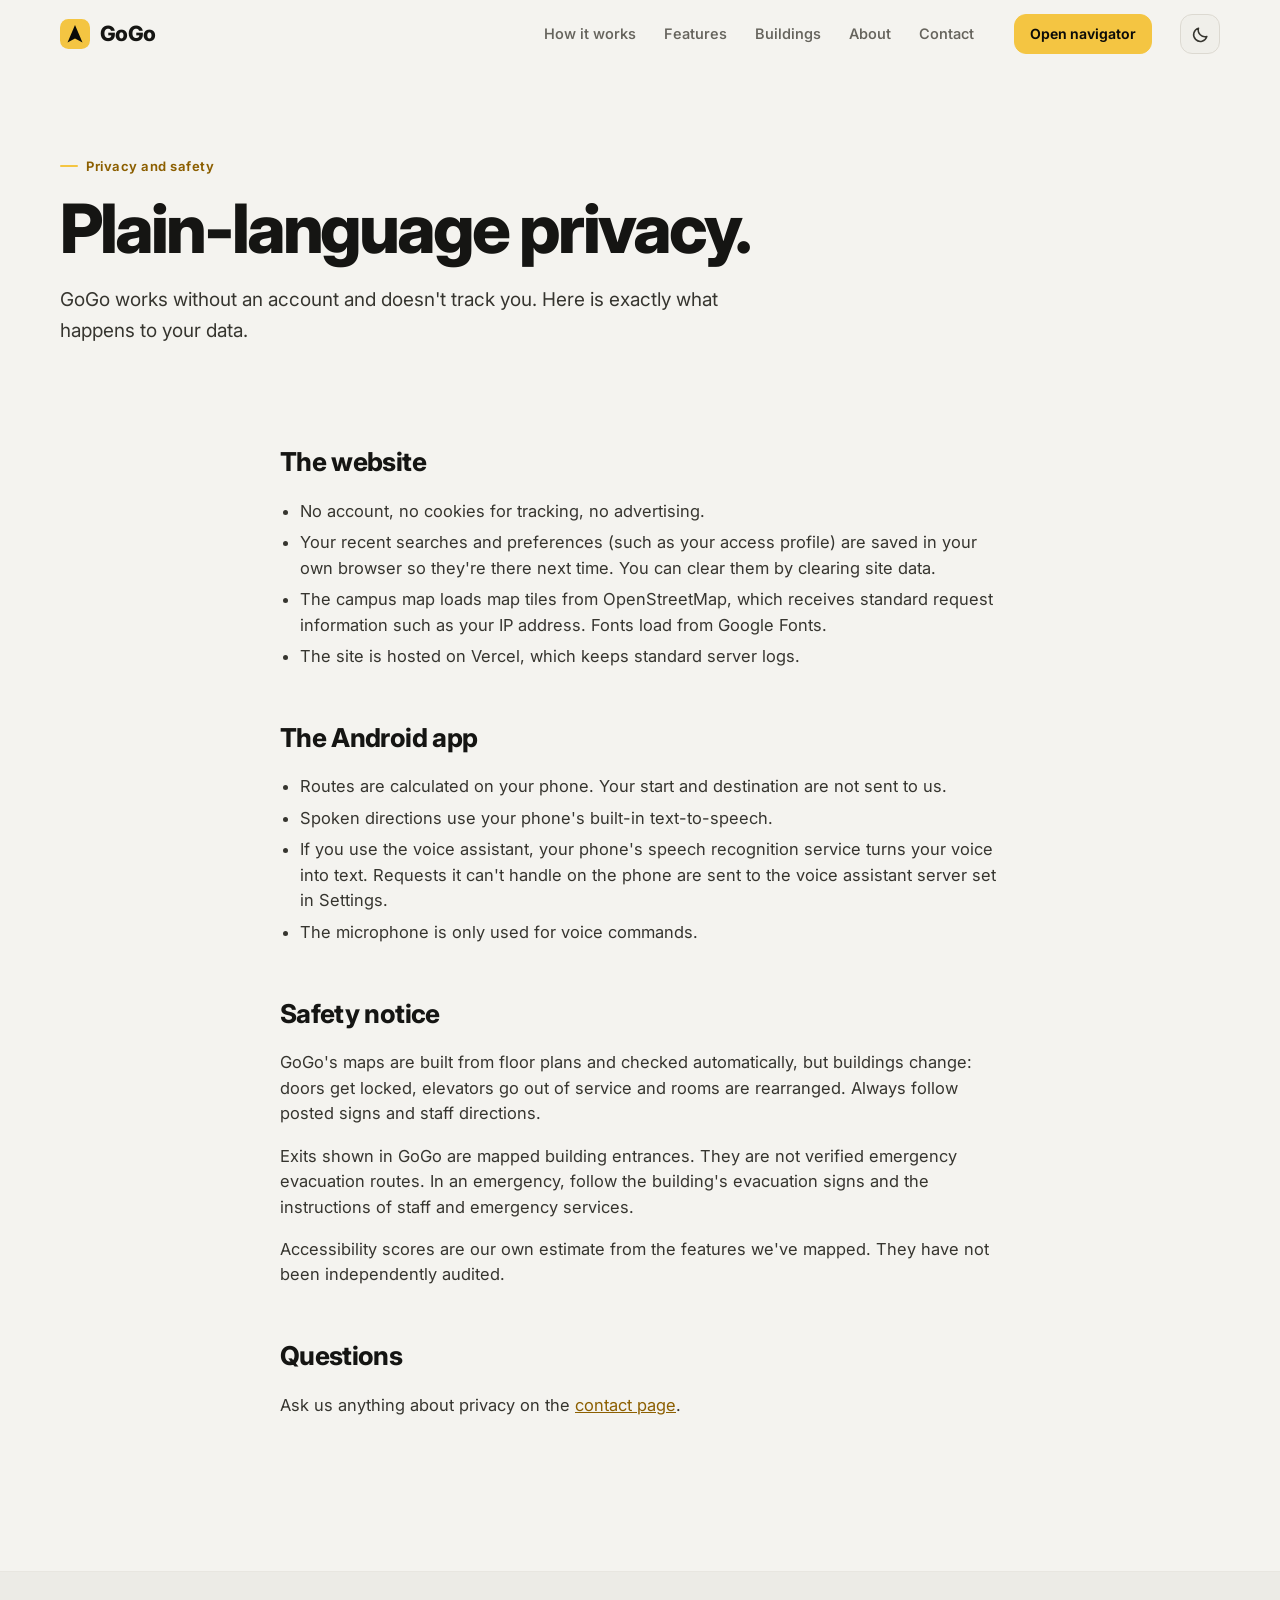
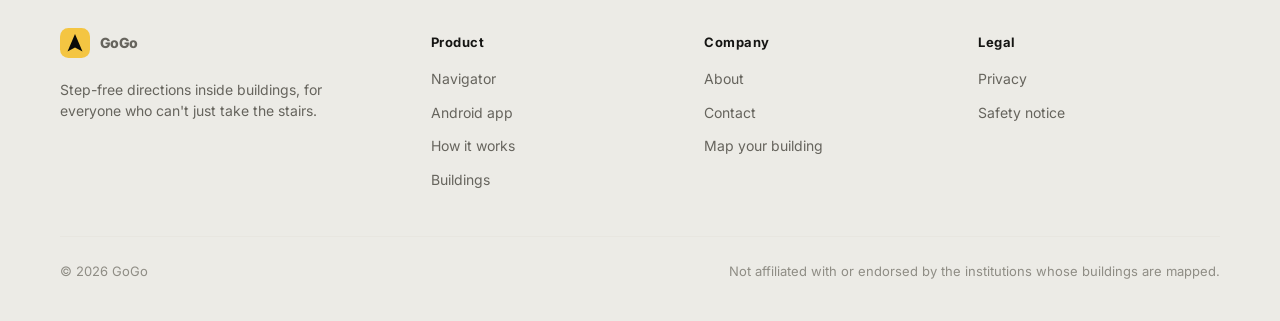
<file: building-demo/privacy.html>
<!doctype html>
<html lang="en">
<head>
  <meta charset="utf-8">
  <meta name="viewport" content="width=device-width,initial-scale=1,viewport-fit=cover">
  <meta name="theme-color" content="#0a0a0a">
  <title>Privacy and safety · GoGo</title>
  <meta name="description" content="How GoGo handles your data, and how to use its directions safely.">
  <script src="theme.js?v=2"></script>
  <link rel="icon" href="favicon.svg" type="image/svg+xml">
  <link rel="manifest" href="manifest.webmanifest">
  <link rel="apple-touch-icon" href="icons/apple-touch-icon.png">
  <meta name="mobile-web-app-capable" content="yes">
  <meta name="apple-mobile-web-app-capable" content="yes">
  <meta name="apple-mobile-web-app-title" content="GoGo">
  <meta name="apple-mobile-web-app-status-bar-style" content="black-translucent">
  <link rel="preconnect" href="https://fonts.googleapis.com"><link rel="preconnect" href="https://fonts.gstatic.com" crossorigin>
  <link rel="stylesheet" href="https://fonts.googleapis.com/css2?family=Inter:wght@400;500;600;700;800&display=swap">
  <link rel="stylesheet" href="theme.css?v=3">
  <link rel="stylesheet" href="site.css?v=3">
</head>
<body>
  <header class="site-header" id="siteHeader">
    <div class="wrap">
      <a class="brand" href="index.html" aria-label="GoGo home"><svg class="brand-mark" viewBox="0 0 32 32" aria-hidden="true"><rect width="32" height="32" rx="9" fill="#f4c542"/><path d="M16 6.5 24 25l-8-4.2L8 25z" fill="#0b0b09"/></svg>GoGo</a>
      <nav class="site-nav" id="siteNav" aria-label="Main">
        <a href="product.html#how">How it works</a><a href="product.html#features">Features</a><a href="product.html#buildings">Buildings</a><a href="about.html">About</a><a href="contact.html">Contact</a>
      </nav>
      <div class="header-cta"><a class="btn btn-primary" href="index.html">Open navigator</a></div>
      <button class="theme-toggle" type="button" data-theme-toggle aria-label="Switch theme"><svg class="icon-sun" viewBox="0 0 24 24" aria-hidden="true"><circle cx="12" cy="12" r="4.2" fill="none" stroke="currentColor" stroke-width="1.9"/><path d="M12 2.5v2.2M12 19.3v2.2M2.5 12h2.2M19.3 12h2.2M5.3 5.3l1.6 1.6M17.1 17.1l1.6 1.6M5.3 18.7l1.6-1.6M17.1 6.9l1.6-1.6" stroke="currentColor" stroke-width="1.9" stroke-linecap="round"/></svg><svg class="icon-moon" viewBox="0 0 24 24" aria-hidden="true"><path d="M20 14.5A8.5 8.5 0 0 1 9.5 4a8.5 8.5 0 1 0 10.5 10.5Z" fill="none" stroke="currentColor" stroke-width="1.9" stroke-linejoin="round"/></svg></button>
      <button class="menu-toggle" id="menuToggle" aria-label="Open menu" aria-expanded="false" aria-controls="siteNav"><svg viewBox="0 0 24 24" aria-hidden="true"><path d="M4 7h16M4 12h16M4 17h16" stroke="currentColor" stroke-width="2" stroke-linecap="round"/></svg></button>
    </div>
  </header>

  <main>
    <section class="page-hero">
      <div class="wrap">
        <p class="eyebrow">Privacy and safety</p>
        <h1 class="display">Plain-language privacy.</h1>
        <p class="lead">GoGo works without an account and doesn't track you. Here is exactly what happens to your data.</p>
      </div>
    </section>
    <section style="padding-top:8px">
      <div class="wrap prose">
        <h2>The website</h2>
        <ul>
          <li>No account, no cookies for tracking, no advertising.</li>
          <li>Your recent searches and preferences (such as your access profile) are saved in your own browser so they're there next time. You can clear them by clearing site data.</li>
          <li>The campus map loads map tiles from OpenStreetMap, which receives standard request information such as your IP address. Fonts load from Google Fonts.</li>
          <li>The site is hosted on Vercel, which keeps standard server logs.</li>
        </ul>
        <h2>The Android app</h2>
        <ul>
          <li>Routes are calculated on your phone. Your start and destination are not sent to us.</li>
          <li>Spoken directions use your phone's built-in text-to-speech.</li>
          <li>If you use the voice assistant, your phone's speech recognition service turns your voice into text. Requests it can't handle on the phone are sent to the voice assistant server set in Settings.</li>
          <li>The microphone is only used for voice commands.</li>
        </ul>
        <h2 id="safety">Safety notice</h2>
        <p>GoGo's maps are built from floor plans and checked automatically, but buildings change: doors get locked, elevators go out of service and rooms are rearranged. Always follow posted signs and staff directions.</p>
        <p>Exits shown in GoGo are mapped building entrances. They are not verified emergency evacuation routes. In an emergency, follow the building's evacuation signs and the instructions of staff and emergency services.</p>
        <p>Accessibility scores are our own estimate from the features we've mapped. They have not been independently audited.</p>
        <h2>Questions</h2>
        <p>Ask us anything about privacy on the <a href="contact.html">contact page</a>.</p>
      </div>
    </section>
  </main>

  <footer class="site-footer">
    <div class="wrap">
      <div class="footer-grid">
        <div><a class="brand" href="index.html"><svg class="brand-mark" viewBox="0 0 32 32" aria-hidden="true"><rect width="32" height="32" rx="9" fill="#f4c542"/><path d="M16 6.5 24 25l-8-4.2L8 25z" fill="#0b0b09"/></svg>GoGo</a><p>Step-free directions inside buildings, for everyone who can't just take the stairs.</p></div>
        <div><h4>Product</h4><ul><li><a href="index.html">Navigator</a></li><li><a href="downloads/GoGo.apk" download>Android app</a></li><li><a href="product.html#how">How it works</a></li><li><a href="product.html#buildings">Buildings</a></li></ul></div>
        <div><h4>Company</h4><ul><li><a href="about.html">About</a></li><li><a href="contact.html">Contact</a></li><li><a href="contact.html?topic=building">Map your building</a></li></ul></div>
        <div><h4>Legal</h4><ul><li><a href="privacy.html">Privacy</a></li><li><a href="privacy.html#safety">Safety notice</a></li></ul></div>
      </div>
      <div class="footer-base"><span>© <span data-year>2026</span> GoGo</span><span>Not affiliated with or endorsed by the institutions whose buildings are mapped.</span></div>
    </div>
  </footer>
  <script src="site.js?v=2" defer></script>
</body>
</html>
</file>
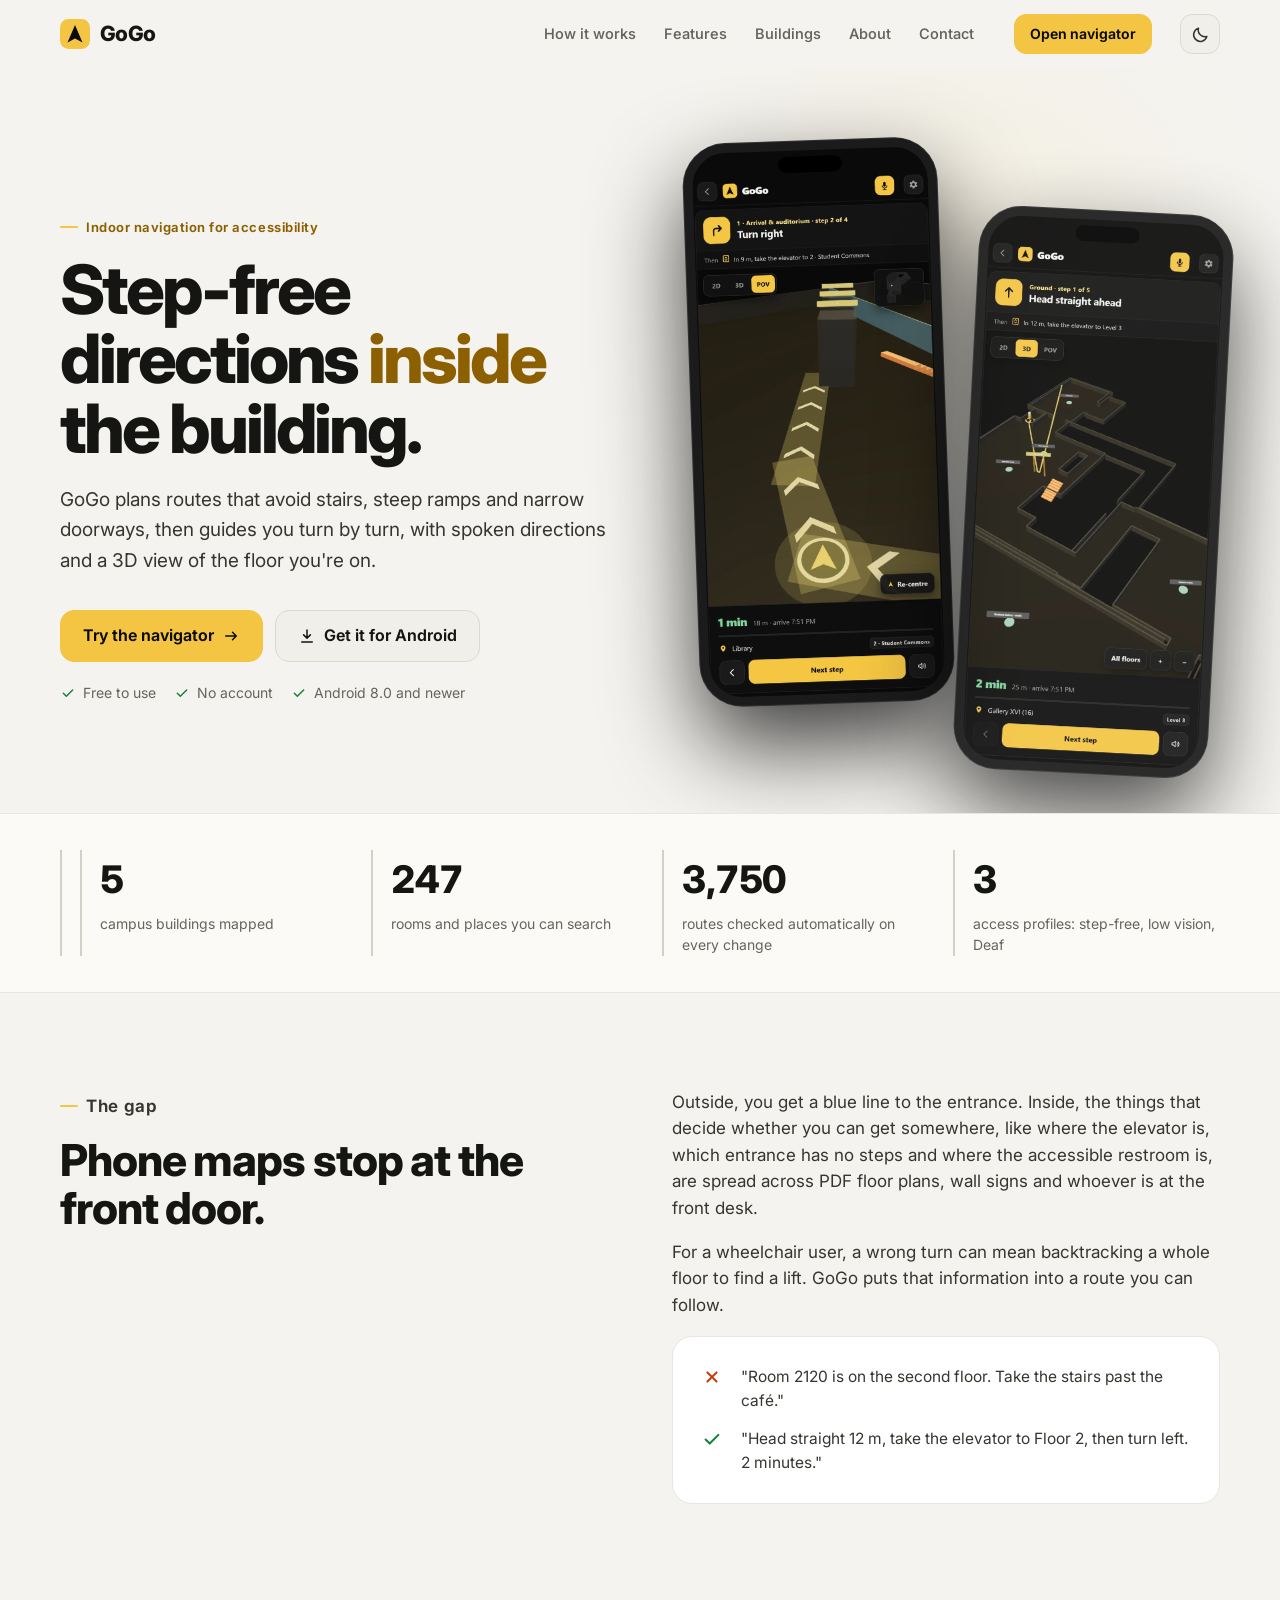
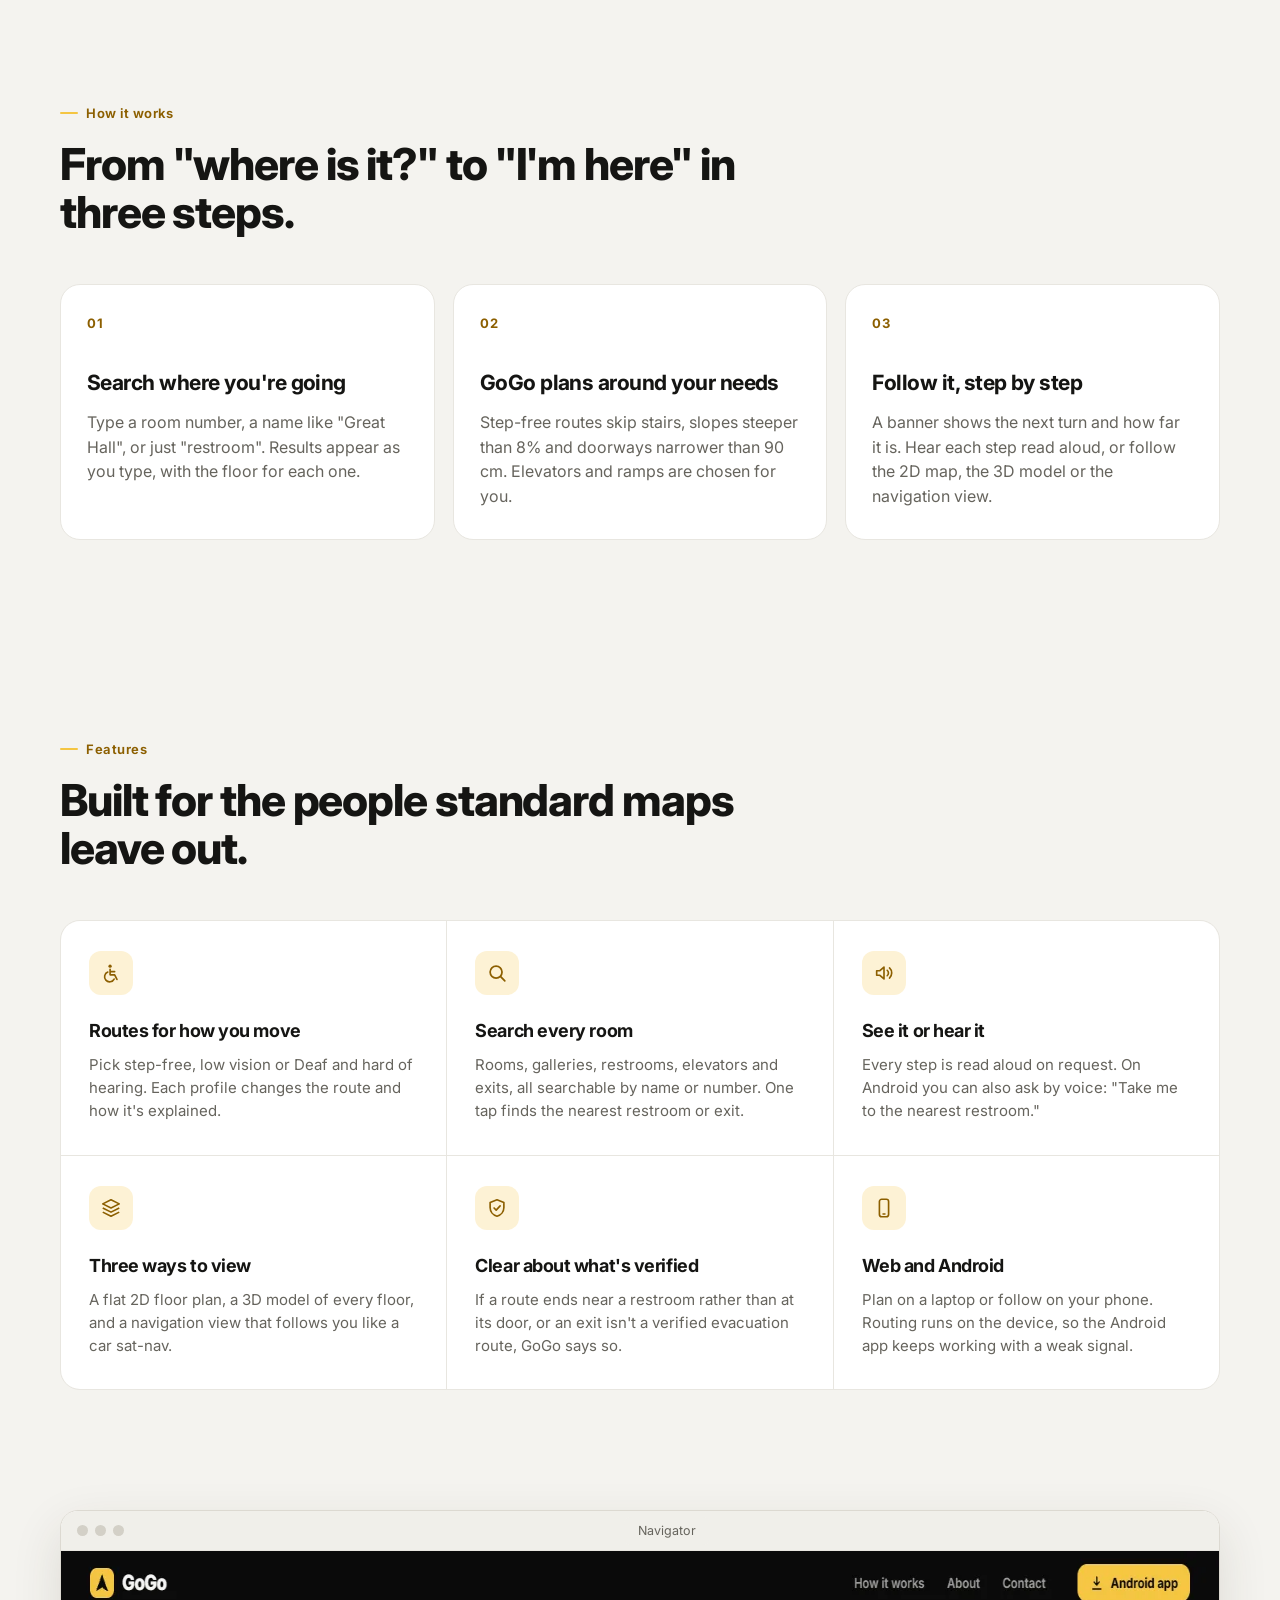
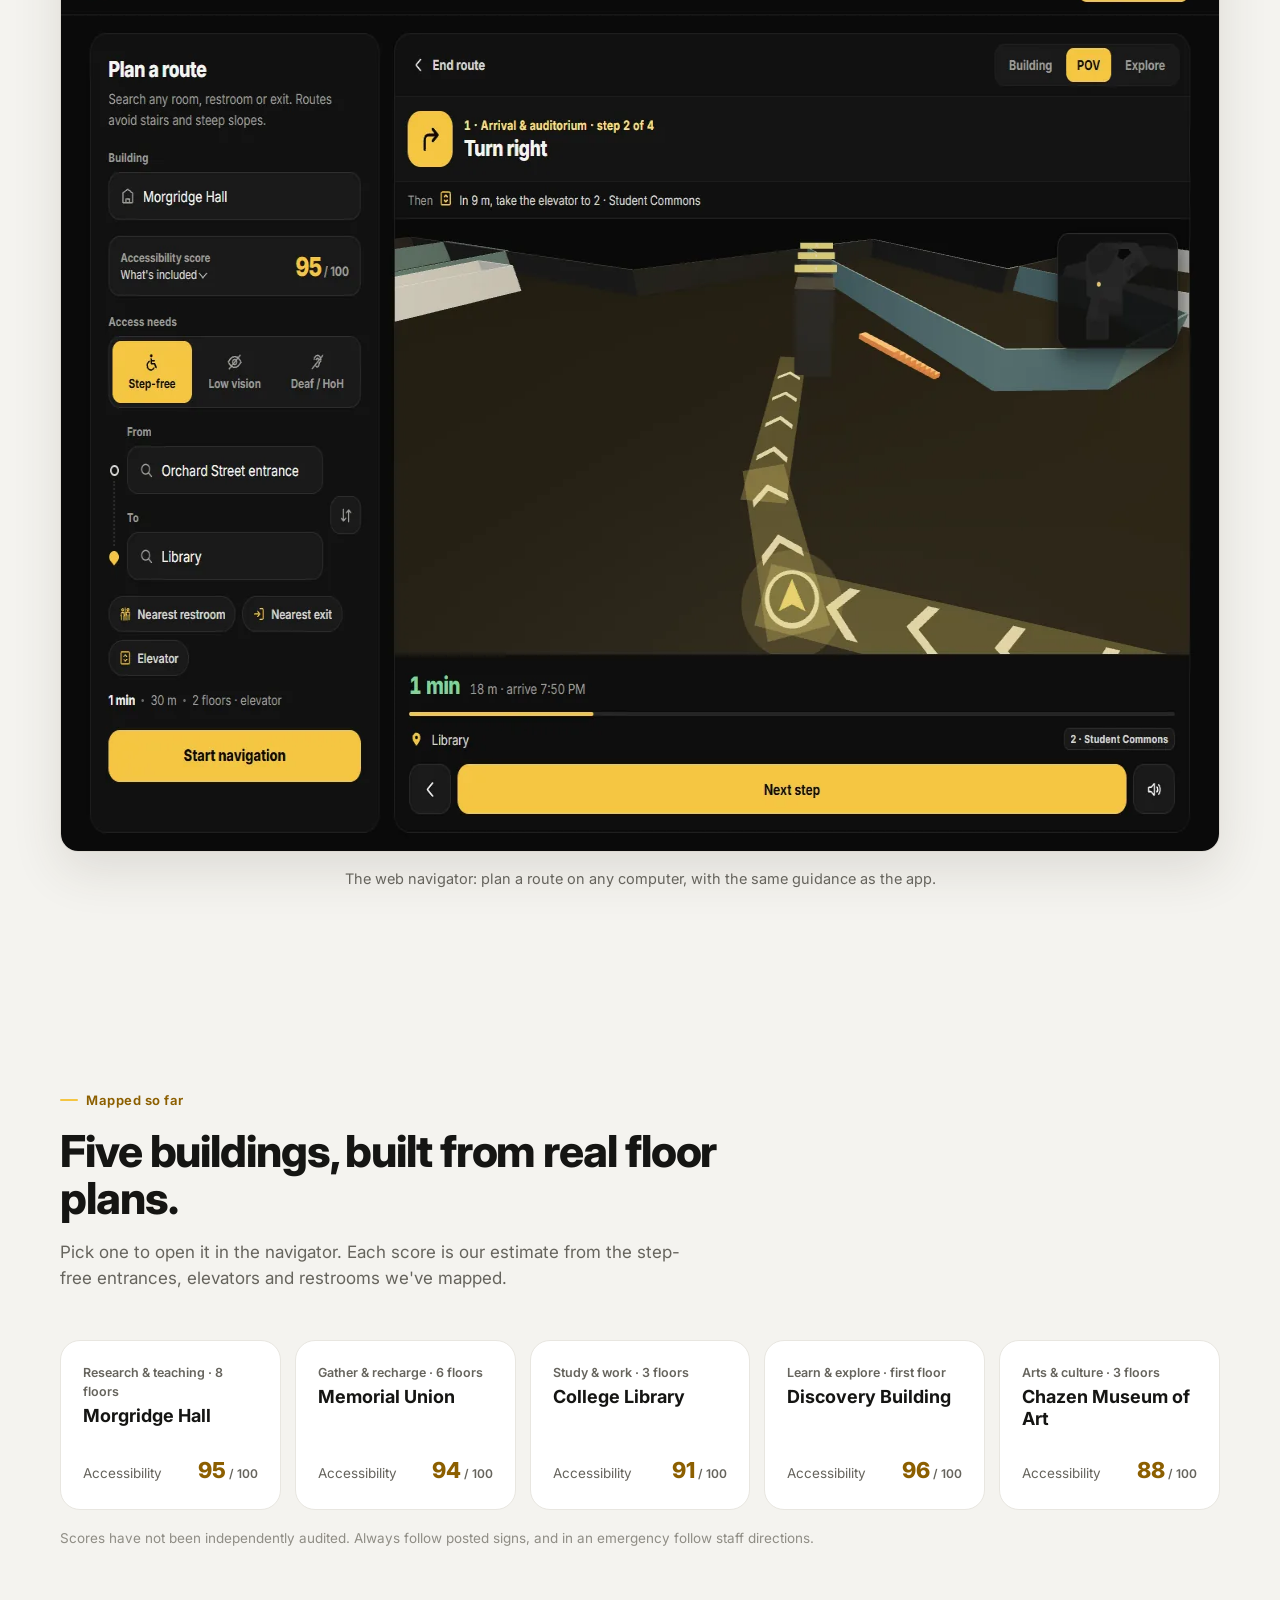
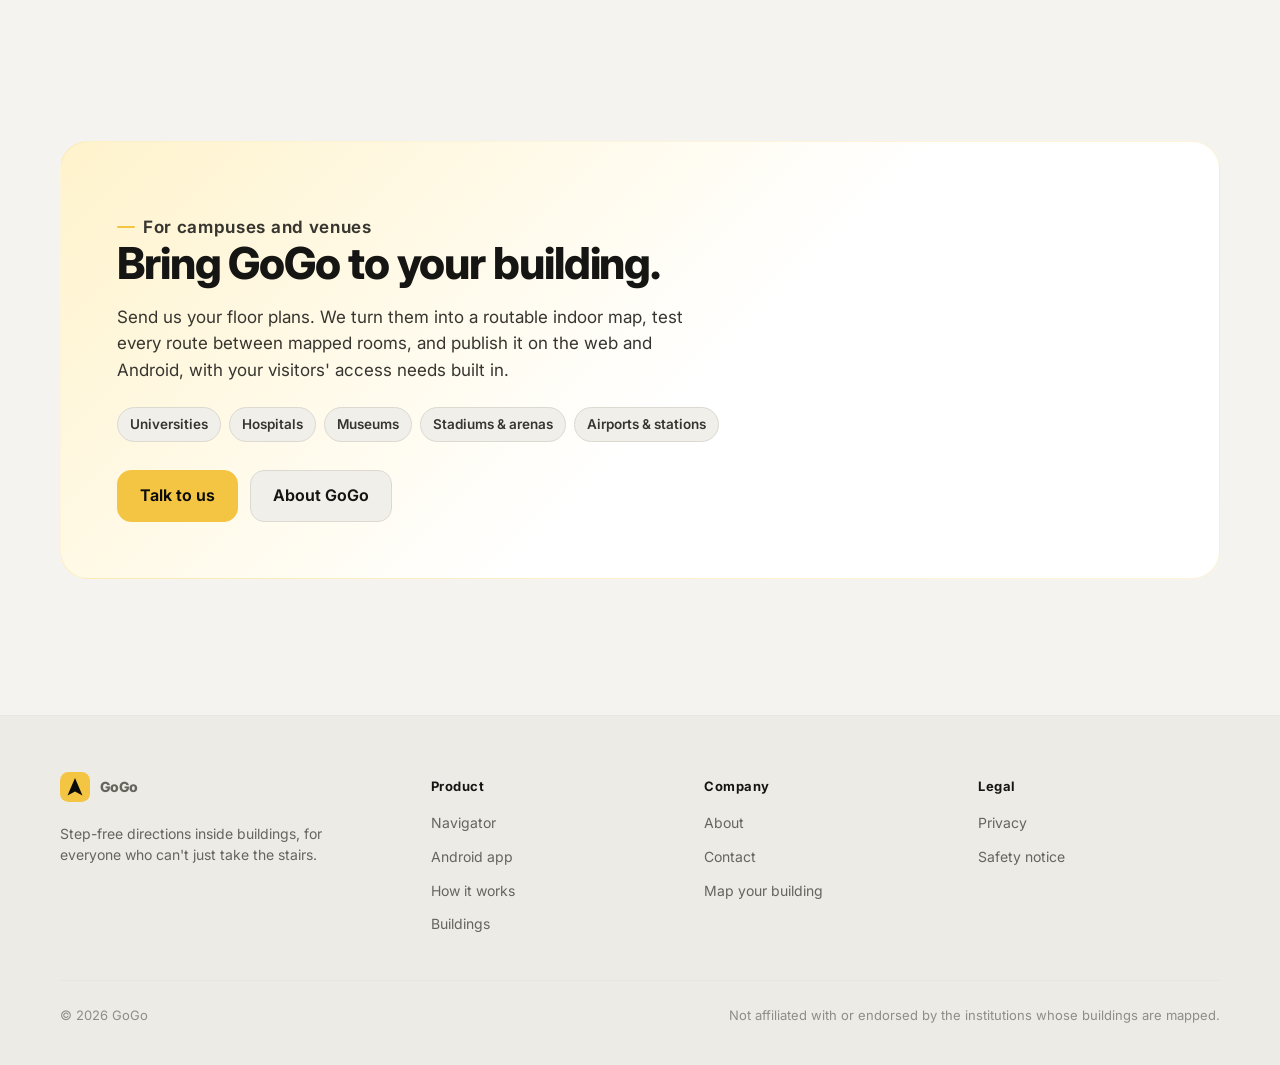
<file: building-demo/product.html>
<!doctype html>
<html lang="en">
<head>
  <meta charset="utf-8">
  <meta name="viewport" content="width=device-width,initial-scale=1,viewport-fit=cover">
  <meta name="theme-color" content="#0a0a0a">
  <title>GoGo · Step-free indoor navigation</title>
  <meta name="description" content="GoGo plans routes inside buildings that avoid stairs, steep ramps and narrow doors, then guides you turn by turn with spoken directions and a 3D view.">
  <meta property="og:title" content="GoGo · Step-free indoor navigation">
  <meta property="og:description" content="Routes inside buildings that avoid stairs, steep ramps and narrow doors, with turn-by-turn guidance in 2D, 3D and first person.">
  <meta property="og:type" content="website">
  <meta property="og:image" content="assets/og.jpg">
  <meta name="twitter:card" content="summary_large_image">
  <script src="theme.js?v=2"></script>
  <link rel="icon" href="favicon.svg" type="image/svg+xml">
  <link rel="manifest" href="manifest.webmanifest">
  <link rel="apple-touch-icon" href="icons/apple-touch-icon.png">
  <meta name="mobile-web-app-capable" content="yes">
  <meta name="apple-mobile-web-app-capable" content="yes">
  <meta name="apple-mobile-web-app-title" content="GoGo">
  <meta name="apple-mobile-web-app-status-bar-style" content="black-translucent">
  <link rel="preconnect" href="https://fonts.googleapis.com"><link rel="preconnect" href="https://fonts.gstatic.com" crossorigin>
  <link rel="stylesheet" href="https://fonts.googleapis.com/css2?family=Inter:wght@400;500;600;700;800&display=swap">
  <link rel="stylesheet" href="theme.css?v=3">
  <link rel="stylesheet" href="site.css?v=3">
</head>
<body>
  <header class="site-header" id="siteHeader">
    <div class="wrap">
      <a class="brand" href="index.html" aria-label="GoGo home"><svg class="brand-mark" viewBox="0 0 32 32" aria-hidden="true"><rect width="32" height="32" rx="9" fill="#f4c542"/><path d="M16 6.5 24 25l-8-4.2L8 25z" fill="#0b0b09"/></svg>GoGo</a>
      <nav class="site-nav" id="siteNav" aria-label="Main">
        <a href="#how">How it works</a><a href="#features">Features</a><a href="#buildings">Buildings</a><a href="about.html">About</a><a href="contact.html">Contact</a>
      </nav>
      <div class="header-cta"><a class="btn btn-primary" href="index.html">Open navigator</a></div>
      <button class="theme-toggle" type="button" data-theme-toggle aria-label="Switch theme"><svg class="icon-sun" viewBox="0 0 24 24" aria-hidden="true"><circle cx="12" cy="12" r="4.2" fill="none" stroke="currentColor" stroke-width="1.9"/><path d="M12 2.5v2.2M12 19.3v2.2M2.5 12h2.2M19.3 12h2.2M5.3 5.3l1.6 1.6M17.1 17.1l1.6 1.6M5.3 18.7l1.6-1.6M17.1 6.9l1.6-1.6" stroke="currentColor" stroke-width="1.9" stroke-linecap="round"/></svg><svg class="icon-moon" viewBox="0 0 24 24" aria-hidden="true"><path d="M20 14.5A8.5 8.5 0 0 1 9.5 4a8.5 8.5 0 1 0 10.5 10.5Z" fill="none" stroke="currentColor" stroke-width="1.9" stroke-linejoin="round"/></svg></button>
      <button class="menu-toggle" id="menuToggle" aria-label="Open menu" aria-expanded="false" aria-controls="siteNav"><svg viewBox="0 0 24 24" aria-hidden="true"><path d="M4 7h16M4 12h16M4 17h16" stroke="currentColor" stroke-width="2" stroke-linecap="round"/></svg></button>
    </div>
  </header>

  <main>
    <section class="hero">
      <div class="wrap hero-grid">
        <div>
          <p class="eyebrow">Indoor navigation for accessibility</p>
          <h1 class="display">Step-free directions <em>inside</em> the building.</h1>
          <p class="lead">GoGo plans routes that avoid stairs, steep ramps and narrow doorways, then guides you turn by turn, with spoken directions and a 3D view of the floor you're on.</p>
          <div class="hero-actions">
            <a class="btn btn-primary" href="index.html">Try the navigator<svg viewBox="0 0 24 24" aria-hidden="true"><path d="M5 12h14m0 0-5-5m5 5-5 5" fill="none" stroke="currentColor" stroke-width="2" stroke-linecap="round" stroke-linejoin="round"/></svg></a>
            <a class="btn" href="downloads/GoGo.apk" download><svg viewBox="0 0 24 24" aria-hidden="true"><path d="M12 4v11m0 0-4.5-4.5M12 15l4.5-4.5M5 20h14" fill="none" stroke="currentColor" stroke-width="2" stroke-linecap="round" stroke-linejoin="round"/></svg>Get it for Android</a>
          </div>
          <ul class="hero-note">
            <li><svg viewBox="0 0 24 24" aria-hidden="true"><path d="m5 12.5 4.5 4.5L19 7.5" fill="none" stroke="currentColor" stroke-width="2.2" stroke-linecap="round" stroke-linejoin="round"/></svg>Free to use</li>
            <li><svg viewBox="0 0 24 24" aria-hidden="true"><path d="m5 12.5 4.5 4.5L19 7.5" fill="none" stroke="currentColor" stroke-width="2.2" stroke-linecap="round" stroke-linejoin="round"/></svg>No account</li>
            <li><svg viewBox="0 0 24 24" aria-hidden="true"><path d="m5 12.5 4.5 4.5L19 7.5" fill="none" stroke="currentColor" stroke-width="2.2" stroke-linecap="round" stroke-linejoin="round"/></svg>Android 8.0 and newer</li>
          </ul>
        </div>
        <div class="phones" aria-hidden="true">
          <div class="phone front"><img src="assets/phone-pov.webp" alt="" width="360" height="778"></div>
          <div class="phone back"><img src="assets/phone-3d.webp" alt="" width="360" height="778" loading="lazy"></div>
        </div>
      </div>
    </section>

    <div class="stats">
      <div class="wrap">
        <dl>
          <div><dd>5</dd><dt>campus buildings mapped</dt></div>
          <div><dd>247</dd><dt>rooms and places you can search</dt></div>
          <div><dd>3,750</dd><dt>routes checked automatically on every change</dt></div>
          <div><dd>3</dd><dt>access profiles: step-free, low vision, Deaf</dt></div>
        </dl>
      </div>
    </div>

    <section id="problem">
      <div class="wrap split">
        <div class="reveal">
          <p class="eyebrow">The gap</p>
          <h2 class="section-title">Phone maps stop at the front door.</h2>
        </div>
        <div class="reveal">
          <p>Outside, you get a blue line to the entrance. Inside, the things that decide whether you can get somewhere, like where the elevator is, which entrance has no steps and where the accessible restroom is, are spread across PDF floor plans, wall signs and whoever is at the front desk.</p>
          <p>For a wheelchair user, a wrong turn can mean backtracking a whole floor to find a lift. GoGo puts that information into a route you can follow.</p>
          <div class="quote-card">
            <ul>
              <li><svg viewBox="0 0 24 24" aria-hidden="true"><path d="m7 7 10 10M17 7 7 17" stroke="currentColor" stroke-width="2.2" stroke-linecap="round"/></svg>"Room 2120 is on the second floor. Take the stairs past the café."</li>
              <li class="ok"><svg viewBox="0 0 24 24" aria-hidden="true"><path d="m5 12.5 4.5 4.5L19 7.5" fill="none" stroke="currentColor" stroke-width="2.2" stroke-linecap="round" stroke-linejoin="round"/></svg>"Head straight 12 m, take the elevator to Floor 2, then turn left. 2 minutes."</li>
            </ul>
          </div>
        </div>
      </div>
    </section>

    <section id="how">
      <div class="wrap">
        <div class="section-head reveal">
          <p class="eyebrow">How it works</p>
          <h2 class="section-title">From "where is it?" to "I'm here" in three steps.</h2>
        </div>
        <ol class="steps">
          <li class="reveal"><h3>Search where you're going</h3><p>Type a room number, a name like "Great Hall", or just "restroom". Results appear as you type, with the floor for each one.</p></li>
          <li class="reveal"><h3>GoGo plans around your needs</h3><p>Step-free routes skip stairs, slopes steeper than 8% and doorways narrower than 90 cm. Elevators and ramps are chosen for you.</p></li>
          <li class="reveal"><h3>Follow it, step by step</h3><p>A banner shows the next turn and how far it is. Hear each step read aloud, or follow the 2D map, the 3D model or the navigation view.</p></li>
        </ol>
      </div>
    </section>

    <section id="features">
      <div class="wrap">
        <div class="section-head reveal">
          <p class="eyebrow">Features</p>
          <h2 class="section-title">Built for the people standard maps leave out.</h2>
        </div>
        <div class="features reveal">
          <div class="feature"><div class="feature-icon"><svg viewBox="0 0 24 24" aria-hidden="true"><circle cx="11" cy="4.5" r="1.8" fill="currentColor"/><path d="M11 8v6h5l2.5 5M11 10.5h5M8.5 11a5.5 5.5 0 1 0 6.9 7.6" fill="none" stroke="currentColor" stroke-width="1.8" stroke-linecap="round" stroke-linejoin="round"/></svg></div><h3>Routes for how you move</h3><p>Pick step-free, low vision or Deaf and hard of hearing. Each profile changes the route and how it's explained.</p></div>
          <div class="feature"><div class="feature-icon"><svg viewBox="0 0 24 24" aria-hidden="true"><circle cx="11" cy="11" r="6.5" fill="none" stroke="currentColor" stroke-width="1.9"/><path d="m16 16 4.5 4.5" stroke="currentColor" stroke-width="1.9" stroke-linecap="round"/></svg></div><h3>Search every room</h3><p>Rooms, galleries, restrooms, elevators and exits, all searchable by name or number. One tap finds the nearest restroom or exit.</p></div>
          <div class="feature"><div class="feature-icon"><svg viewBox="0 0 24 24" aria-hidden="true"><path d="M4 9.5v5h3.5L12 18.5v-13L7.5 9.5H4ZM15.5 9a4 4 0 0 1 0 6M18 6.5a7.5 7.5 0 0 1 0 11" fill="none" stroke="currentColor" stroke-width="1.8" stroke-linecap="round" stroke-linejoin="round"/></svg></div><h3>See it or hear it</h3><p>Every step is read aloud on request. On Android you can also ask by voice: "Take me to the nearest restroom."</p></div>
          <div class="feature"><div class="feature-icon"><svg viewBox="0 0 24 24" aria-hidden="true"><path d="M12 3 3 7.5l9 4.5 9-4.5L12 3ZM3 12l9 4.5 9-4.5M3 16.5 12 21l9-4.5" fill="none" stroke="currentColor" stroke-width="1.8" stroke-linejoin="round"/></svg></div><h3>Three ways to view</h3><p>A flat 2D floor plan, a 3D model of every floor, and a navigation view that follows you like a car sat-nav.</p></div>
          <div class="feature"><div class="feature-icon"><svg viewBox="0 0 24 24" aria-hidden="true"><path d="M12 3 4.5 6v5.5c0 4.5 3.2 8.4 7.5 9.5 4.3-1.1 7.5-5 7.5-9.5V6L12 3Z" fill="none" stroke="currentColor" stroke-width="1.8" stroke-linejoin="round"/><path d="m8.8 12 2.3 2.3 4.3-4.6" fill="none" stroke="currentColor" stroke-width="1.8" stroke-linecap="round" stroke-linejoin="round"/></svg></div><h3>Clear about what's verified</h3><p>If a route ends near a restroom rather than at its door, or an exit isn't a verified evacuation route, GoGo says so.</p></div>
          <div class="feature"><div class="feature-icon"><svg viewBox="0 0 24 24" aria-hidden="true"><rect x="7" y="2.5" width="10" height="19" rx="2.5" fill="none" stroke="currentColor" stroke-width="1.8"/><path d="M11 18.5h2" stroke="currentColor" stroke-width="1.8" stroke-linecap="round"/></svg></div><h3>Web and Android</h3><p>Plan on a laptop or follow on your phone. Routing runs on the device, so the Android app keeps working with a weak signal.</p></div>
        </div>
      </div>
    </section>

    <section class="showcase" aria-label="The navigator on the web">
      <div class="wrap reveal">
        <figure style="margin:0">
          <div class="browser"><div class="browser-bar"><span></span><span></span><span></span><p>Navigator</p></div><img src="assets/web-pov.webp" alt="The GoGo web navigator showing a turn-by-turn route in the navigation view, with the next turn, time remaining and destination." width="1440" height="900" loading="lazy"></div>
          <figcaption>The web navigator: plan a route on any computer, with the same guidance as the app.</figcaption>
        </figure>
      </div>
    </section>

    <section id="buildings">
      <div class="wrap">
        <div class="section-head reveal">
          <p class="eyebrow">Mapped so far</p>
          <h2 class="section-title">Five buildings, built from real floor plans.</h2>
          <p class="section-intro">Pick one to open it in the navigator. Each score is our estimate from the step-free entrances, elevators and restrooms we've mapped.</p>
        </div>
        <div class="buildings reveal">
          <a class="building" href="index.html?building=morgridge"><small>Research &amp; teaching · 8 floors</small><strong>Morgridge Hall</strong><span class="meta">Accessibility <b>95<small> / 100</small></b></span></a>
          <a class="building" href="index.html?building=union"><small>Gather &amp; recharge · 6 floors</small><strong>Memorial Union</strong><span class="meta">Accessibility <b>94<small> / 100</small></b></span></a>
          <a class="building" href="index.html?building=library"><small>Study &amp; work · 3 floors</small><strong>College Library</strong><span class="meta">Accessibility <b>91<small> / 100</small></b></span></a>
          <a class="building" href="index.html?building=discovery"><small>Learn &amp; explore · first floor</small><strong>Discovery Building</strong><span class="meta">Accessibility <b>96<small> / 100</small></b></span></a>
          <a class="building" href="index.html?building=chazen"><small>Arts &amp; culture · 3 floors</small><strong>Chazen Museum of Art</strong><span class="meta">Accessibility <b>88<small> / 100</small></b></span></a>
        </div>
        <p class="footnote">Scores have not been independently audited. Always follow posted signs, and in an emergency follow staff directions.</p>
      </div>
    </section>

    <section id="organizations">
      <div class="wrap">
        <div class="cta-band reveal">
          <p class="eyebrow">For campuses and venues</p>
          <h2 class="section-title">Bring GoGo to your building.</h2>
          <p>Send us your floor plans. We turn them into a routable indoor map, test every route between mapped rooms, and publish it on the web and Android, with your visitors' access needs built in.</p>
          <ul class="audiences"><li>Universities</li><li>Hospitals</li><li>Museums</li><li>Stadiums &amp; arenas</li><li>Airports &amp; stations</li></ul>
          <div class="hero-actions"><a class="btn btn-primary" href="contact.html">Talk to us</a><a class="btn" href="about.html">About GoGo</a></div>
        </div>
      </div>
    </section>
  </main>

  <footer class="site-footer">
    <div class="wrap">
      <div class="footer-grid">
        <div><a class="brand" href="index.html"><svg class="brand-mark" viewBox="0 0 32 32" aria-hidden="true"><rect width="32" height="32" rx="9" fill="#f4c542"/><path d="M16 6.5 24 25l-8-4.2L8 25z" fill="#0b0b09"/></svg>GoGo</a><p>Step-free directions inside buildings, for everyone who can't just take the stairs.</p></div>
        <div><h4>Product</h4><ul><li><a href="index.html">Navigator</a></li><li><a href="downloads/GoGo.apk" download>Android app</a></li><li><a href="product.html#how">How it works</a></li><li><a href="product.html#buildings">Buildings</a></li></ul></div>
        <div><h4>Company</h4><ul><li><a href="about.html">About</a></li><li><a href="contact.html">Contact</a></li><li><a href="contact.html?topic=building">Map your building</a></li></ul></div>
        <div><h4>Legal</h4><ul><li><a href="privacy.html">Privacy</a></li><li><a href="privacy.html#safety">Safety notice</a></li></ul></div>
      </div>
      <div class="footer-base"><span>© <span data-year>2026</span> GoGo</span><span>Not affiliated with or endorsed by the institutions whose buildings are mapped.</span></div>
    </div>
  </footer>
  <script src="site.js?v=2" defer></script>
</body>
</html>
</file>
<file: building-demo/vendor/leaflet/leaflet.css>
/* required styles */

.leaflet-pane,
.leaflet-tile,
.leaflet-marker-icon,
.leaflet-marker-shadow,
.leaflet-tile-container,
.leaflet-pane > svg,
.leaflet-pane > canvas,
.leaflet-zoom-box,
.leaflet-image-layer,
.leaflet-layer {
	position: absolute;
	left: 0;
	top: 0;
	}
.leaflet-container {
	overflow: hidden;
	}
.leaflet-tile,
.leaflet-marker-icon,
.leaflet-marker-shadow {
	-webkit-user-select: none;
	   -moz-user-select: none;
	        user-select: none;
	  -webkit-user-drag: none;
	}
/* Prevents IE11 from highlighting tiles in blue */
.leaflet-tile::selection {
	background: transparent;
}
/* Safari renders non-retina tile on retina better with this, but Chrome is worse */
.leaflet-safari .leaflet-tile {
	image-rendering: -webkit-optimize-contrast;
	}
/* hack that prevents hw layers "stretching" when loading new tiles */
.leaflet-safari .leaflet-tile-container {
	width: 1600px;
	height: 1600px;
	-webkit-transform-origin: 0 0;
	}
.leaflet-marker-icon,
.leaflet-marker-shadow {
	display: block;
	}
/* .leaflet-container svg: reset svg max-width decleration shipped in Joomla! (joomla.org) 3.x */
/* .leaflet-container img: map is broken in FF if you have max-width: 100% on tiles */
.leaflet-container .leaflet-overlay-pane svg {
	max-width: none !important;
	max-height: none !important;
	}
.leaflet-container .leaflet-marker-pane img,
.leaflet-container .leaflet-shadow-pane img,
.leaflet-container .leaflet-tile-pane img,
.leaflet-container img.leaflet-image-layer,
.leaflet-container .leaflet-tile {
	max-width: none !important;
	max-height: none !important;
	width: auto;
	padding: 0;
	}

.leaflet-container img.leaflet-tile {
	/* See: https://bugs.chromium.org/p/chromium/issues/detail?id=600120 */
	mix-blend-mode: plus-lighter;
}

.leaflet-container.leaflet-touch-zoom {
	-ms-touch-action: pan-x pan-y;
	touch-action: pan-x pan-y;
	}
.leaflet-container.leaflet-touch-drag {
	-ms-touch-action: pinch-zoom;
	/* Fallback for FF which doesn't support pinch-zoom */
	touch-action: none;
	touch-action: pinch-zoom;
}
.leaflet-container.leaflet-touch-drag.leaflet-touch-zoom {
	-ms-touch-action: none;
	touch-action: none;
}
.leaflet-container {
	-webkit-tap-highlight-color: transparent;
}
.leaflet-container a {
	-webkit-tap-highlight-color: rgba(51, 181, 229, 0.4);
}
.leaflet-tile {
	filter: inherit;
	visibility: hidden;
	}
.leaflet-tile-loaded {
	visibility: inherit;
	}
.leaflet-zoom-box {
	width: 0;
	height: 0;
	-moz-box-sizing: border-box;
	     box-sizing: border-box;
	z-index: 800;
	}
/* workaround for https://bugzilla.mozilla.org/show_bug.cgi?id=888319 */
.leaflet-overlay-pane svg {
	-moz-user-select: none;
	}

.leaflet-pane         { z-index: 400; }

.leaflet-tile-pane    { z-index: 200; }
.leaflet-overlay-pane { z-index: 400; }
.leaflet-shadow-pane  { z-index: 500; }
.leaflet-marker-pane  { z-index: 600; }
.leaflet-tooltip-pane   { z-index: 650; }
.leaflet-popup-pane   { z-index: 700; }

.leaflet-map-pane canvas { z-index: 100; }
.leaflet-map-pane svg    { z-index: 200; }

.leaflet-vml-shape {
	width: 1px;
	height: 1px;
	}
.lvml {
	behavior: url(#default#VML);
	display: inline-block;
	position: absolute;
	}


/* control positioning */

.leaflet-control {
	position: relative;
	z-index: 800;
	pointer-events: visiblePainted; /* IE 9-10 doesn't have auto */
	pointer-events: auto;
	}
.leaflet-top,
.leaflet-bottom {
	position: absolute;
	z-index: 1000;
	pointer-events: none;
	}
.leaflet-top {
	top: 0;
	}
.leaflet-right {
	right: 0;
	}
.leaflet-bottom {
	bottom: 0;
	}
.leaflet-left {
	left: 0;
	}
.leaflet-control {
	float: left;
	clear: both;
	}
.leaflet-right .leaflet-control {
	float: right;
	}
.leaflet-top .leaflet-control {
	margin-top: 10px;
	}
.leaflet-bottom .leaflet-control {
	margin-bottom: 10px;
	}
.leaflet-left .leaflet-control {
	margin-left: 10px;
	}
.leaflet-right .leaflet-control {
	margin-right: 10px;
	}


/* zoom and fade animations */

.leaflet-fade-anim .leaflet-popup {
	opacity: 0;
	-webkit-transition: opacity 0.2s linear;
	   -moz-transition: opacity 0.2s linear;
	        transition: opacity 0.2s linear;
	}
.leaflet-fade-anim .leaflet-map-pane .leaflet-popup {
	opacity: 1;
	}
.leaflet-zoom-animated {
	-webkit-transform-origin: 0 0;
	    -ms-transform-origin: 0 0;
	        transform-origin: 0 0;
	}
svg.leaflet-zoom-animated {
	will-change: transform;
}

.leaflet-zoom-anim .leaflet-zoom-animated {
	-webkit-transition: -webkit-transform 0.25s cubic-bezier(0,0,0.25,1);
	   -moz-transition:    -moz-transform 0.25s cubic-bezier(0,0,0.25,1);
	        transition:         transform 0.25s cubic-bezier(0,0,0.25,1);
	}
.leaflet-zoom-anim .leaflet-tile,
.leaflet-pan-anim .leaflet-tile {
	-webkit-transition: none;
	   -moz-transition: none;
	        transition: none;
	}

.leaflet-zoom-anim .leaflet-zoom-hide {
	visibility: hidden;
	}


/* cursors */

.leaflet-interactive {
	cursor: pointer;
	}
.leaflet-grab {
	cursor: -webkit-grab;
	cursor:    -moz-grab;
	cursor:         grab;
	}
.leaflet-crosshair,
.leaflet-crosshair .leaflet-interactive {
	cursor: crosshair;
	}
.leaflet-popup-pane,
.leaflet-control {
	cursor: auto;
	}
.leaflet-dragging .leaflet-grab,
.leaflet-dragging .leaflet-grab .leaflet-interactive,
.leaflet-dragging .leaflet-marker-draggable {
	cursor: move;
	cursor: -webkit-grabbing;
	cursor:    -moz-grabbing;
	cursor:         grabbing;
	}

/* marker & overlays interactivity */
.leaflet-marker-icon,
.leaflet-marker-shadow,
.leaflet-image-layer,
.leaflet-pane > svg path,
.leaflet-tile-container {
	pointer-events: none;
	}

.leaflet-marker-icon.leaflet-interactive,
.leaflet-image-layer.leaflet-interactive,
.leaflet-pane > svg path.leaflet-interactive,
svg.leaflet-image-layer.leaflet-interactive path {
	pointer-events: visiblePainted; /* IE 9-10 doesn't have auto */
	pointer-events: auto;
	}

/* visual tweaks */

.leaflet-container {
	background: #ddd;
	outline-offset: 1px;
	}
.leaflet-container a {
	color: #0078A8;
	}
.leaflet-zoom-box {
	border: 2px dotted #38f;
	background: rgba(255,255,255,0.5);
	}


/* general typography */
.leaflet-container {
	font-family: "Helvetica Neue", Arial, Helvetica, sans-serif;
	font-size: 12px;
	font-size: 0.75rem;
	line-height: 1.5;
	}


/* general toolbar styles */

.leaflet-bar {
	box-shadow: 0 1px 5px rgba(0,0,0,0.65);
	border-radius: 4px;
	}
.leaflet-bar a {
	background-color: #fff;
	border-bottom: 1px solid #ccc;
	width: 26px;
	height: 26px;
	line-height: 26px;
	display: block;
	text-align: center;
	text-decoration: none;
	color: black;
	}
.leaflet-bar a,
.leaflet-control-layers-toggle {
	background-position: 50% 50%;
	background-repeat: no-repeat;
	display: block;
	}
.leaflet-bar a:hover,
.leaflet-bar a:focus {
	background-color: #f4f4f4;
	}
.leaflet-bar a:first-child {
	border-top-left-radius: 4px;
	border-top-right-radius: 4px;
	}
.leaflet-bar a:last-child {
	border-bottom-left-radius: 4px;
	border-bottom-right-radius: 4px;
	border-bottom: none;
	}
.leaflet-bar a.leaflet-disabled {
	cursor: default;
	background-color: #f4f4f4;
	color: #bbb;
	}

.leaflet-touch .leaflet-bar a {
	width: 30px;
	height: 30px;
	line-height: 30px;
	}
.leaflet-touch .leaflet-bar a:first-child {
	border-top-left-radius: 2px;
	border-top-right-radius: 2px;
	}
.leaflet-touch .leaflet-bar a:last-child {
	border-bottom-left-radius: 2px;
	border-bottom-right-radius: 2px;
	}

/* zoom control */

.leaflet-control-zoom-in,
.leaflet-control-zoom-out {
	font: bold 18px 'Lucida Console', Monaco, monospace;
	text-indent: 1px;
	}

.leaflet-touch .leaflet-control-zoom-in, .leaflet-touch .leaflet-control-zoom-out  {
	font-size: 22px;
	}


/* layers control */

.leaflet-control-layers {
	box-shadow: 0 1px 5px rgba(0,0,0,0.4);
	background: #fff;
	border-radius: 5px;
	}
.leaflet-control-layers-toggle {
	background-image: url(images/layers.png);
	width: 36px;
	height: 36px;
	}
.leaflet-retina .leaflet-control-layers-toggle {
	background-image: url(images/layers-2x.png);
	background-size: 26px 26px;
	}
.leaflet-touch .leaflet-control-layers-toggle {
	width: 44px;
	height: 44px;
	}
.leaflet-control-layers .leaflet-control-layers-list,
.leaflet-control-layers-expanded .leaflet-control-layers-toggle {
	display: none;
	}
.leaflet-control-layers-expanded .leaflet-control-layers-list {
	display: block;
	position: relative;
	}
.leaflet-control-layers-expanded {
	padding: 6px 10px 6px 6px;
	color: #333;
	background: #fff;
	}
.leaflet-control-layers-scrollbar {
	overflow-y: scroll;
	overflow-x: hidden;
	padding-right: 5px;
	}
.leaflet-control-layers-selector {
	margin-top: 2px;
	position: relative;
	top: 1px;
	}
.leaflet-control-layers label {
	display: block;
	font-size: 13px;
	font-size: 1.08333em;
	}
.leaflet-control-layers-separator {
	height: 0;
	border-top: 1px solid #ddd;
	margin: 5px -10px 5px -6px;
	}

/* Default icon URLs */
.leaflet-default-icon-path { /* used only in path-guessing heuristic, see L.Icon.Default */
	background-image: url(images/marker-icon.png);
	}


/* attribution and scale controls */

.leaflet-container .leaflet-control-attribution {
	background: #fff;
	background: rgba(255, 255, 255, 0.8);
	margin: 0;
	}
.leaflet-control-attribution,
.leaflet-control-scale-line {
	padding: 0 5px;
	color: #333;
	line-height: 1.4;
	}
.leaflet-control-attribution a {
	text-decoration: none;
	}
.leaflet-control-attribution a:hover,
.leaflet-control-attribution a:focus {
	text-decoration: underline;
	}
.leaflet-attribution-flag {
	display: inline !important;
	vertical-align: baseline !important;
	width: 1em;
	height: 0.6669em;
	}
.leaflet-left .leaflet-control-scale {
	margin-left: 5px;
	}
.leaflet-bottom .leaflet-control-scale {
	margin-bottom: 5px;
	}
.leaflet-control-scale-line {
	border: 2px solid #777;
	border-top: none;
	line-height: 1.1;
	padding: 2px 5px 1px;
	white-space: nowrap;
	-moz-box-sizing: border-box;
	     box-sizing: border-box;
	background: rgba(255, 255, 255, 0.8);
	text-shadow: 1px 1px #fff;
	}
.leaflet-control-scale-line:not(:first-child) {
	border-top: 2px solid #777;
	border-bottom: none;
	margin-top: -2px;
	}
.leaflet-control-scale-line:not(:first-child):not(:last-child) {
	border-bottom: 2px solid #777;
	}

.leaflet-touch .leaflet-control-attribution,
.leaflet-touch .leaflet-control-layers,
.leaflet-touch .leaflet-bar {
	box-shadow: none;
	}
.leaflet-touch .leaflet-control-layers,
.leaflet-touch .leaflet-bar {
	border: 2px solid rgba(0,0,0,0.2);
	background-clip: padding-box;
	}


/* popup */

.leaflet-popup {
	position: absolute;
	text-align: center;
	margin-bottom: 20px;
	}
.leaflet-popup-content-wrapper {
	padding: 1px;
	text-align: left;
	border-radius: 12px;
	}
.leaflet-popup-content {
	margin: 13px 24px 13px 20px;
	line-height: 1.3;
	font-size: 13px;
	font-size: 1.08333em;
	min-height: 1px;
	}
.leaflet-popup-content p {
	margin: 17px 0;
	margin: 1.3em 0;
	}
.leaflet-popup-tip-container {
	width: 40px;
	height: 20px;
	position: absolute;
	left: 50%;
	margin-top: -1px;
	margin-left: -20px;
	overflow: hidden;
	pointer-events: none;
	}
.leaflet-popup-tip {
	width: 17px;
	height: 17px;
	padding: 1px;

	margin: -10px auto 0;
	pointer-events: auto;

	-webkit-transform: rotate(45deg);
	   -moz-transform: rotate(45deg);
	    -ms-transform: rotate(45deg);
	        transform: rotate(45deg);
	}
.leaflet-popup-content-wrapper,
.leaflet-popup-tip {
	background: white;
	color: #333;
	box-shadow: 0 3px 14px rgba(0,0,0,0.4);
	}
.leaflet-container a.leaflet-popup-close-button {
	position: absolute;
	top: 0;
	right: 0;
	border: none;
	text-align: center;
	width: 24px;
	height: 24px;
	font: 16px/24px Tahoma, Verdana, sans-serif;
	color: #757575;
	text-decoration: none;
	background: transparent;
	}
.leaflet-container a.leaflet-popup-close-button:hover,
.leaflet-container a.leaflet-popup-close-button:focus {
	color: #585858;
	}
.leaflet-popup-scrolled {
	overflow: auto;
	}

.leaflet-oldie .leaflet-popup-content-wrapper {
	-ms-zoom: 1;
	}
.leaflet-oldie .leaflet-popup-tip {
	width: 24px;
	margin: 0 auto;

	-ms-filter: "progid:DXImageTransform.Microsoft.Matrix(M11=0.70710678, M12=0.70710678, M21=-0.70710678, M22=0.70710678)";
	filter: progid:DXImageTransform.Microsoft.Matrix(M11=0.70710678, M12=0.70710678, M21=-0.70710678, M22=0.70710678);
	}

.leaflet-oldie .leaflet-control-zoom,
.leaflet-oldie .leaflet-control-layers,
.leaflet-oldie .leaflet-popup-content-wrapper,
.leaflet-oldie .leaflet-popup-tip {
	border: 1px solid #999;
	}


/* div icon */

.leaflet-div-icon {
	background: #fff;
	border: 1px solid #666;
	}


/* Tooltip */
/* Base styles for the element that has a tooltip */
.leaflet-tooltip {
	position: absolute;
	padding: 6px;
	background-color: #fff;
	border: 1px solid #fff;
	border-radius: 3px;
	color: #222;
	white-space: nowrap;
	-webkit-user-select: none;
	-moz-user-select: none;
	-ms-user-select: none;
	user-select: none;
	pointer-events: none;
	box-shadow: 0 1px 3px rgba(0,0,0,0.4);
	}
.leaflet-tooltip.leaflet-interactive {
	cursor: pointer;
	pointer-events: auto;
	}
.leaflet-tooltip-top:before,
.leaflet-tooltip-bottom:before,
.leaflet-tooltip-left:before,
.leaflet-tooltip-right:before {
	position: absolute;
	pointer-events: none;
	border: 6px solid transparent;
	background: transparent;
	content: "";
	}

/* Directions */

.leaflet-tooltip-bottom {
	margin-top: 6px;
}
.leaflet-tooltip-top {
	margin-top: -6px;
}
.leaflet-tooltip-bottom:before,
.leaflet-tooltip-top:before {
	left: 50%;
	margin-left: -6px;
	}
.leaflet-tooltip-top:before {
	bottom: 0;
	margin-bottom: -12px;
	border-top-color: #fff;
	}
.leaflet-tooltip-bottom:before {
	top: 0;
	margin-top: -12px;
	margin-left: -6px;
	border-bottom-color: #fff;
	}
.leaflet-tooltip-left {
	margin-left: -6px;
}
.leaflet-tooltip-right {
	margin-left: 6px;
}
.leaflet-tooltip-left:before,
.leaflet-tooltip-right:before {
	top: 50%;
	margin-top: -6px;
	}
.leaflet-tooltip-left:before {
	right: 0;
	margin-right: -12px;
	border-left-color: #fff;
	}
.leaflet-tooltip-right:before {
	left: 0;
	margin-left: -12px;
	border-right-color: #fff;
	}

/* Printing */

@media print {
	/* Prevent printers from removing background-images of controls. */
	.leaflet-control {
		-webkit-print-color-adjust: exact;
		print-color-adjust: exact;
		}
	}
</file>
<file: building-demo/theme.css>
/* GoGo design system — shared by the website and the Android app (copied by scripts/sync-android-web.mjs).
   Layout lives in each app's own stylesheet; colors, type and components live here. */
:root{
 color-scheme:dark;
 --bg:#0a0a0a;--surface:#121212;--surface-2:#1a1a1a;--surface-3:#242424;--surface-4:#2e2e2e;
 --line:#2c2c2c;--line-soft:#1f1f1f;--text:#f5f5f2;--text-2:#d6d6d1;--muted:#9d9d97;--faint:#6d6d68;
 --yellow:#f4c542;--yellow-soft:#ffe082;--yellow-dark:#c99a18;--yellow-tint:#f4c5421f;--on-yellow:#0b0b09;
 --danger:#ff7a59;--ok:#7fd49a;
 --radius-s:10px;--radius:14px;--radius-l:20px;--radius-xl:28px;
 --shadow:0 18px 50px #000000a6;--shadow-s:0 8px 22px #00000080;
 --font:"Inter",-apple-system,BlinkMacSystemFont,"Segoe UI",Roboto,"Helvetica Neue",Arial,sans-serif;
 --ease:cubic-bezier(.2,.8,.2,1);
 --accent-ink:#f4c542;--accent-soft-ink:#ffe082;
 --header-bg:#0a0a0ae6;--overlay:#111111ee;--overlay-strong:#151515f0;--popover:#161616;--field-focus:#1d1d1d;
 --banner:#141414;--then:#101010;--sheet:#0e0e0e;--footer:#080808;--cta-a:#1a1608;
 --map-bg:#090909;--backdrop:#000000b8;--tile-filter:grayscale(1) invert(.9) brightness(.72) contrast(.95);
}
:root[data-theme=light]{
 color-scheme:light;
 --bg:#f4f3ef;--surface:#ffffff;--surface-2:#f0efea;--surface-3:#e6e4de;--surface-4:#d3d0c7;
 --line:#dcd9d1;--line-soft:#e8e6e0;--text:#151513;--text-2:#36352f;--muted:#66645d;--faint:#8f8d85;
 --yellow-tint:#f4c54238;--accent-ink:#8c5f00;--accent-soft-ink:#8c5f00;
 --danger:#c2410c;--ok:#15803d;
 --shadow:0 18px 50px #3a33201f;--shadow-s:0 6px 18px #3a33201a;
 --header-bg:#f4f3efe6;--overlay:#ffffffee;--overlay-strong:#fffffff2;--popover:#ffffff;--field-focus:#ffffff;
 --banner:#ffffff;--then:#faf9f6;--sheet:#fbfaf7;--footer:#ecebe6;--cta-a:#fff3cc;
 --map-bg:#dedcd5;--backdrop:#1a181259;--tile-filter:grayscale(.55) contrast(.95) brightness(1.02);
}
*,*::before,*::after{box-sizing:border-box}
[hidden]{display:none!important}
::selection{color:var(--on-yellow);background:var(--yellow)}
:focus-visible{outline:2px solid var(--yellow);outline-offset:2px}
.sr-only{position:absolute!important;width:1px!important;height:1px!important;margin:-1px!important;padding:0!important;overflow:hidden!important;clip:rect(0,0,0,0)!important;white-space:nowrap!important;border:0!important}

/* Brand */
.brand{display:inline-flex;align-items:center;gap:10px;color:var(--text);text-decoration:none;font-weight:800;font-size:21px;letter-spacing:-.6px}
.brand-mark{display:block;width:30px;height:30px;flex:none}

/* Theme toggle */
.theme-toggle{display:grid;place-items:center;width:40px;height:40px;flex:none;padding:0;color:var(--text-2);background:var(--surface-2);border:1px solid var(--line);border-radius:12px;cursor:pointer;transition:background .15s,color .15s}
.theme-toggle:hover{color:var(--text);background:var(--surface-3)}
.theme-toggle svg{width:19px;height:19px}
.theme-toggle .icon-moon,:root[data-theme=light] .theme-toggle .icon-sun{display:none}
:root[data-theme=light] .theme-toggle .icon-moon{display:block}

/* Buttons */
.btn,button{font:inherit}
.btn{display:inline-flex;align-items:center;justify-content:center;gap:8px;min-height:44px;padding:11px 18px;font-weight:650;font-size:15px;line-height:1.1;color:var(--text);text-decoration:none;background:var(--surface-2);border:1px solid var(--line);border-radius:12px;cursor:pointer;transition:background .15s,border-color .15s,transform .15s var(--ease)}
.btn:hover{background:var(--surface-3)}.btn:active{transform:scale(.98)}
.btn-primary{color:var(--on-yellow);background:var(--yellow);border-color:var(--yellow)}.btn-primary:hover{background:var(--yellow-soft);border-color:var(--yellow-soft)}
.btn-ghost{background:transparent;border-color:transparent;color:var(--text-2)}.btn-ghost:hover{background:var(--surface-2)}
.btn svg{width:18px;height:18px;flex:none}

/* Form labels */
.field{display:block;margin:0 0 16px;padding:0;border:0;min-width:0}
.field-label{display:block;margin:0 0 7px;padding:0;font-size:12px;font-weight:650;letter-spacing:.02em;color:var(--muted)}

/* Live search (place-search.js) */
.search{position:relative}
.search-box{display:flex;align-items:center;gap:10px;min-height:48px;padding:0 6px 0 14px;background:var(--surface-2);border:1px solid var(--line);border-radius:var(--radius);transition:border-color .15s,box-shadow .15s,background .15s}
.search:focus-within .search-box{border-color:var(--yellow);box-shadow:0 0 0 3px var(--yellow-tint);background:var(--field-focus)}
.search-box>svg{width:18px;height:18px;flex:none;color:var(--muted)}
.search:focus-within .search-box>svg{color:var(--accent-ink)}
.search input{flex:1;min-width:0;width:100%;height:46px;margin:0;padding:0;font:inherit;font-size:15px;color:var(--text);background:transparent;border:0;outline:0;box-shadow:none}
.search input::placeholder{color:var(--faint)}
.search-clear{display:none;place-items:center;width:34px;height:34px;min-height:0;padding:0;color:var(--muted);background:transparent;border:0;border-radius:9px;cursor:pointer}
.search-clear:hover{color:var(--text);background:var(--surface-3)}.search-clear svg{width:16px;height:16px}
.search.filled:focus-within .search-clear,.search.filled:hover .search-clear{display:grid}
.search-results{position:absolute;left:0;right:0;top:calc(100% + 6px);z-index:40;max-height:min(360px,55vh);margin:0;padding:6px;overflow:auto;list-style:none;background:var(--popover);border:1px solid var(--line);border-radius:var(--radius);box-shadow:var(--shadow);animation:pop .14s var(--ease);overscroll-behavior:contain;scrollbar-width:thin}
@keyframes pop{from{opacity:0;transform:translateY(-4px)}to{opacity:1;transform:none}}
.search-heading{padding:9px 10px 5px;font-size:11px;font-weight:700;letter-spacing:.08em;text-transform:uppercase;color:var(--faint)}
.search-option{display:flex;align-items:center;gap:12px;min-height:50px;padding:7px 10px;border-radius:10px;cursor:pointer}
.search-option:hover,.search-option[aria-selected=true]{background:var(--surface-3)}
.search-option-icon{display:block;width:34px;height:34px;padding:8px;flex:none;color:var(--text-2);background:var(--surface-2);border:1px solid var(--line);border-radius:10px}
.search-option[data-kind=bathroom] .search-option-icon,.search-option[data-kind=exit] .search-option-icon,.search-option[data-kind=entrance] .search-option-icon{color:var(--accent-ink)}
.search-option-text{display:flex;flex-direction:column;gap:2px;min-width:0;flex:1}
.search-option-title{overflow:hidden;font-size:14.5px;font-weight:600;color:var(--text);text-overflow:ellipsis;white-space:nowrap}
.search-option-title mark{color:var(--accent-ink);background:none}
.search-option-sub{overflow:hidden;font-size:12.5px;color:var(--muted);text-overflow:ellipsis;white-space:nowrap}
.search-option-badge,.badge{flex:none;padding:3px 7px;font-size:11px;font-weight:700;letter-spacing:.03em;color:var(--text-2);background:var(--surface-2);border:1px solid var(--line);border-radius:7px}
.search-empty{padding:16px 12px;font-size:14px;color:var(--muted)}

/* Chips */
.chips{display:flex;flex-wrap:wrap;gap:8px}
.chip{display:inline-flex;align-items:center;gap:7px;min-height:36px;padding:7px 12px;font-size:13px;font-weight:600;color:var(--text-2);background:var(--surface-2);border:1px solid var(--line);border-radius:999px;cursor:pointer;transition:background .15s,border-color .15s,color .15s}
.chip:hover{color:var(--text);background:var(--surface-3)}.chip svg{width:16px;height:16px;color:var(--accent-ink)}
.chip[aria-pressed=true]{color:var(--on-yellow);background:var(--yellow);border-color:var(--yellow)}.chip[aria-pressed=true] svg{color:var(--on-yellow)}

/* Segmented control (access needs) */
.segmented{display:grid;grid-template-columns:repeat(3,1fr);gap:4px;padding:4px;background:var(--surface-2);border:1px solid var(--line);border-radius:var(--radius)}
.segmented button{display:flex;flex-direction:column;align-items:center;justify-content:center;gap:5px;min-height:62px;padding:8px 4px;font-size:12.5px;font-weight:650;line-height:1.15;text-align:center;color:var(--muted);background:transparent;border:0;border-radius:10px;cursor:pointer;transition:background .15s,color .15s}
.segmented button svg{width:20px;height:20px}
.segmented button:hover{color:var(--text)}
.segmented button[aria-pressed=true]{color:var(--on-yellow);background:var(--yellow)}

/* Accessibility score */
.score-card{margin:0 0 18px;background:var(--surface-2);border:1px solid var(--line);border-radius:var(--radius)}
.score-card summary{display:grid;grid-template-columns:1fr auto;align-items:center;gap:2px 12px;padding:13px 14px;cursor:pointer;list-style:none}
.score-card summary::-webkit-details-marker{display:none}
.score-label{font-size:12px;font-weight:650;color:var(--muted)}
.score-value{grid-row:span 2;font-size:26px;font-weight:800;letter-spacing:-.8px;color:var(--accent-ink)}
.score-value small{font-size:13px;font-weight:650;color:var(--muted);letter-spacing:0}
.score-more{display:inline-flex;align-items:center;gap:4px;font-size:12.5px;color:var(--text-2)}
.score-more::after{content:"";width:7px;height:7px;margin-top:-3px;border:solid currentColor;border-width:0 1.6px 1.6px 0;transform:rotate(45deg);transition:transform .2s}
.score-card[open] .score-more::after{margin-top:3px;transform:rotate(-135deg)}
.score-body{padding:0 14px 14px;font-size:13px;line-height:1.5;color:var(--muted)}
.score-body ul{display:grid;gap:7px;margin:0 0 10px;padding:0;list-style:none}
.score-body li{display:flex;align-items:center;gap:9px;color:var(--text-2)}
.score-body li::before{content:"";width:6px;height:6px;flex:none;background:var(--yellow);border-radius:50%}
.score-body p{margin:0}

/* Notices */
.notice{display:flex;gap:10px;margin:12px 0 0;padding:11px 12px;font-size:12.5px;line-height:1.45;color:var(--text-2);background:#f4c5420d;border:1px solid #f4c54233;border-radius:12px}
.notice svg{width:17px;height:17px;flex:none;margin-top:1px;color:var(--accent-ink)}
.route-preview{display:flex;align-items:center;gap:8px;min-height:20px;margin:14px 0 0;font-size:13.5px;color:var(--muted)}
.route-preview strong{color:var(--text);font-weight:700}
.route-preview .dot{width:3px;height:3px;background:var(--faint);border-radius:50%}
.route-preview.error{color:var(--danger)}

/* Navigation banner (maneuver) */
.nav-banner{display:flex;align-items:center;gap:14px;padding:14px 16px;background:var(--banner);border-bottom:1px solid var(--line-soft)}
.nav-icon{display:grid;place-items:center;width:56px;height:56px;flex:none;color:var(--on-yellow);background:var(--yellow);border-radius:16px;transition:transform .25s var(--ease)}
.nav-icon svg{width:32px;height:32px}
.nav-banner.changed .nav-icon{animation:nudge .35s var(--ease)}
@keyframes nudge{0%{transform:scale(.86)}100%{transform:scale(1)}}
.nav-text{min-width:0;flex:1}
.nav-distance{margin:0 0 2px;font-size:13px;font-weight:700;letter-spacing:.02em;color:var(--accent-soft-ink);font-variant-numeric:tabular-nums}
.nav-text h1,.nav-text h2{margin:0;font-size:22px;font-weight:750;line-height:1.2;letter-spacing:-.4px;color:var(--text)}
.nav-then{display:flex;align-items:center;gap:8px;padding:8px 16px;font-size:13px;color:var(--text-2);background:var(--then);border-bottom:1px solid var(--line-soft)}
.nav-then svg{width:17px;height:17px;color:var(--accent-ink)}
.nav-then span:first-child{color:var(--muted)}
.nav-banner.arrived .nav-icon{background:var(--ok)}

/* Trip sheet */
.trip-sheet{padding:16px 18px 18px;background:var(--sheet);border-top:1px solid var(--line-soft)}
.trip-summary{display:flex;align-items:baseline;flex-wrap:wrap;gap:4px 12px}
.trip-eta{font-size:24px;font-weight:800;letter-spacing:-.6px;color:var(--ok);font-variant-numeric:tabular-nums}
.trip-meta{font-size:14px;color:var(--muted);font-variant-numeric:tabular-nums}
.trip-progress{height:4px;margin:12px 0 12px;overflow:hidden;background:var(--surface-3);border-radius:4px}
.trip-progress span{display:block;width:0;height:100%;background:var(--yellow);border-radius:4px;transition:width .5s var(--ease)}
.trip-dest{display:flex;align-items:center;gap:10px;min-width:0;font-size:14px;color:var(--text-2)}
.trip-dest svg{width:18px;height:18px;flex:none;color:var(--accent-ink)}
.trip-dest span:nth-child(2){overflow:hidden;text-overflow:ellipsis;white-space:nowrap;flex:1;min-width:0}
.trip-actions{display:grid;grid-template-columns:52px 1fr 52px;gap:8px;margin-top:14px}
.trip-actions button{display:grid;place-items:center;min-height:50px;padding:0 12px;font-size:15px;font-weight:700;color:var(--text);background:var(--surface-2);border:1px solid var(--line);border-radius:14px;cursor:pointer}
.trip-actions button:hover{background:var(--surface-3)}
.trip-actions button svg{width:21px;height:21px}
.trip-actions .primary,.trip-actions .primary:hover{color:var(--on-yellow);background:var(--yellow);border-color:var(--yellow)}
.trip-actions button:disabled{opacity:.35;cursor:default}

/* iOS zooms into any field under 16px; keep text inputs at 16px there. */
@supports(-webkit-touch-callout:none){input,select,textarea{font-size:max(16px,1em)!important}}

@media(prefers-reduced-motion:reduce){*,*::before,*::after{animation-duration:.01ms!important;transition-duration:.01ms!important}}
</file>
<file: building-demo/style.css>
/* GoGo navigator (website) — layout only. Colors and components come from theme.css. */
html{font-family:var(--font);font-size:15px;color:var(--text);background:var(--bg);-webkit-font-smoothing:antialiased}
body{margin:0;min-height:100vh;background:var(--bg)}

.app-header{position:sticky;top:0;z-index:30;display:flex;align-items:center;gap:28px;height:calc(64px + env(safe-area-inset-top));padding:env(safe-area-inset-top) max(clamp(16px,3vw,36px),env(safe-area-inset-right)) 0 max(clamp(16px,3vw,36px),env(safe-area-inset-left));background:var(--header-bg);backdrop-filter:blur(14px);border-bottom:1px solid var(--line-soft)}
.app-nav{display:flex;gap:4px;margin-left:auto}
.app-nav a{padding:8px 12px;font-size:14px;font-weight:550;color:var(--muted);text-decoration:none;border-radius:9px}
.app-nav a:hover{color:var(--text);background:var(--surface-2)}
.app-nav a[aria-current=page]{color:var(--text)}
.app-menu{display:none;place-items:center;width:40px;height:40px;padding:0;color:var(--text);background:var(--surface-2);border:1px solid var(--line);border-radius:12px;cursor:pointer}.app-menu svg{width:20px;height:20px}
.app-get{min-height:38px;padding:8px 14px;font-size:14px}

.app-main{display:grid;grid-template-columns:360px minmax(0,1fr);gap:18px;height:calc(100vh - 64px - env(safe-area-inset-top));height:calc(100dvh - 64px - env(safe-area-inset-top));max-width:1680px;margin:0 auto;padding:18px clamp(16px,3vw,36px)}
.planner,.experience{background:var(--surface);border:1px solid var(--line-soft);border-radius:var(--radius-l)}
.planner{min-height:0;padding:22px;overflow:auto;scrollbar-width:thin}
.planner-head h1{margin:0;font-size:22px;font-weight:750;letter-spacing:-.5px}
.planner-head p{margin:6px 0 20px;font-size:14px;line-height:1.5;color:var(--muted)}

.route-fields{position:relative;display:grid;grid-template-columns:14px minmax(0,1fr) 38px;gap:0 9px;align-items:stretch}
.route-rail{display:flex;flex-direction:column;align-items:center;padding:41px 0 33px}
.rail-start{width:11px;height:11px;border:2.5px solid var(--text-2);border-radius:50%}
.rail-line{flex:1;width:0;margin:5px 0;border-left:2px dotted var(--surface-4)}
.rail-end{width:12px;height:12px;background:var(--yellow);border-radius:50% 50% 50% 0;transform:rotate(-45deg)}
.route-inputs{min-width:0}
.swap{align-self:center;display:grid;place-items:center;width:38px;height:38px;margin-top:10px;padding:0;color:var(--muted);background:var(--surface-2);border:1px solid var(--line);border-radius:12px;cursor:pointer}
.swap:hover{color:var(--accent-ink);border-color:var(--yellow)}.swap svg{width:19px;height:19px}
.start-button{width:100%;min-height:52px;margin-top:20px;font-size:16px;font-weight:750;border-radius:14px}
.start-button:disabled{opacity:.4;cursor:default}

.experience{display:flex;flex-direction:column;min-height:0;overflow:hidden}
.toolbar{display:flex;align-items:center;gap:10px;min-height:60px;padding:10px 12px;border-bottom:1px solid var(--line-soft)}
.end-button{min-height:38px;padding:7px 12px 7px 8px;font-size:14px}
.views{display:flex;gap:3px;margin-left:auto;padding:3px;background:var(--surface-2);border:1px solid var(--line-soft);border-radius:12px}
.views button{min-height:34px;padding:6px 14px;font-size:13.5px;font-weight:650;color:var(--muted);background:transparent;border:0;border-radius:9px;cursor:pointer}
.views button:hover{color:var(--text);background:var(--surface-3)}
.views .selected,.views .selected:hover{color:var(--on-yellow);background:var(--yellow)}
.toolbar #floorSelect{display:none!important}
body:not(.navigating) .nav-then{display:none!important}

#scene{position:relative;flex:1;min-height:300px;background:var(--map-bg)}
#scene canvas{display:block;width:100%;height:100%;touch-action:none}
.indoor-minimap{position:absolute;right:14px;top:14px;width:150px;height:116px;padding:8px;background:var(--overlay);border:1px solid var(--line);border-radius:14px;box-shadow:var(--shadow-s);pointer-events:none}
.indoor-minimap svg{width:100%;height:100%}
#walkHint{position:absolute;left:16px;bottom:16px;padding:10px 13px;font-size:12.5px;color:var(--text-2);background:var(--overlay);border:1px solid var(--line);border-radius:12px;pointer-events:none}
#renderError{padding:60px 24px;color:var(--muted)}
#play{display:none}
#outdoorMap{flex:1;min-height:480px;background:var(--map-bg)}
.leaflet-container{font-family:inherit;background:var(--map-bg)}
.leaflet-control-attribution{font-size:9px!important;color:var(--muted)!important;background:var(--overlay)!important}.leaflet-control-attribution a{color:var(--accent-soft-ink)!important}
.leaflet-tile{filter:var(--tile-filter)}
.leaflet-bar a{color:var(--text)!important;background:var(--surface-2)!important;border-color:var(--line)!important}

dialog{min-width:280px;padding:22px;color:var(--text);background:var(--surface);border:1px solid var(--line);border-radius:18px;box-shadow:var(--shadow)}
dialog::backdrop{background:var(--backdrop)}dialog h2{margin:0 0 14px;font-size:18px;font-weight:750}
dialog select{width:100%;padding:11px 12px;font:inherit;color:var(--text);background:var(--surface-2);border:1px solid var(--line);border-radius:12px}
.dialog-actions{display:flex;justify-content:flex-end;gap:8px;margin-top:16px}
.status{display:none!important}

@media(max-width:1000px){
 .app-main{grid-template-columns:1fr;gap:14px;height:auto;padding:12px 12px calc(12px + env(safe-area-inset-bottom))}
 .planner{overflow:visible}
 .experience{min-height:0}#scene{flex:none;height:62vh;min-height:360px}#outdoorMap{flex:none;height:60vh}
 .app-menu{display:grid;margin-left:auto}.app-get{order:3}
 .app-nav{display:none}
 .app-header.open{backdrop-filter:none;-webkit-backdrop-filter:none;background:var(--bg)}
 .app-header.open .app-nav{position:fixed;left:0;right:0;top:calc(64px + env(safe-area-inset-top));bottom:0;z-index:50;display:flex;flex-direction:column;gap:2px;margin:0;padding:14px 16px;background:var(--bg);border-top:1px solid var(--line-soft)}
 .app-header.open .app-nav a{padding:13px 10px;font-size:16px}
}
@media(max-width:560px){
 .app-header{gap:10px;height:calc(58px + env(safe-area-inset-top))}.app-get{padding:8px 11px}.app-header.open .app-nav{top:calc(58px + env(safe-area-inset-top))}
 .app-main{padding:8px 8px calc(8px + env(safe-area-inset-bottom))}.planner{padding:18px}
 .toolbar{flex-wrap:wrap}.views{width:100%;margin-left:0}.views button{flex:1;padding:6px 8px}
 .nav-text h1{font-size:19px}.nav-icon{width:50px;height:50px}
 .indoor-minimap{width:104px;height:82px}
}

/* Installed-app extras: install hint and voice */
.install-card{display:flex;gap:12px;align-items:flex-start;margin:0 0 18px;padding:13px 12px 13px 14px;font-size:13.5px;line-height:1.45;color:var(--text-2);background:var(--yellow-tint);border:1px solid #f4c54255;border-radius:var(--radius)}
.install-card strong{display:block;margin-bottom:2px;font-size:14px;color:var(--text)}
.install-card .share-glyph{display:inline-block;width:15px;height:15px;margin:0 2px -2px;color:var(--accent-ink)}
.install-card .btn{min-height:34px;margin-top:9px;padding:6px 12px;font-size:13.5px}
.install-close{flex:none;display:grid;place-items:center;width:30px;height:30px;margin:-4px -4px 0 auto;padding:0;color:var(--muted);background:transparent;border:0;border-radius:8px;cursor:pointer}
.install-close svg{width:16px;height:16px}
.voice-button{display:grid;place-items:center;width:40px;height:40px;flex:none;padding:0;color:var(--text-2);background:var(--surface-2);border:1px solid var(--line);border-radius:12px;cursor:pointer}
.voice-button svg{width:19px;height:19px}
.voice-button[aria-pressed=true]{color:var(--on-yellow);background:var(--yellow);border-color:var(--yellow);animation:listen 1.2s ease-in-out infinite}
@keyframes listen{50%{box-shadow:0 0 0 6px var(--yellow-tint)}}
.voice-toast{position:fixed;left:50%;bottom:calc(20px + env(safe-area-inset-bottom));z-index:60;max-width:min(420px,calc(100vw - 32px));padding:11px 16px;font-size:14px;color:var(--text);background:var(--popover);border:1px solid var(--line);border-radius:14px;box-shadow:var(--shadow);transform:translateX(-50%)}
html.ios .app-get{display:none}
</file>
<file: traveler-app/app/src/main/assets/web/vendor/leaflet/leaflet.css>
/* required styles */

.leaflet-pane,
.leaflet-tile,
.leaflet-marker-icon,
.leaflet-marker-shadow,
.leaflet-tile-container,
.leaflet-pane > svg,
.leaflet-pane > canvas,
.leaflet-zoom-box,
.leaflet-image-layer,
.leaflet-layer {
	position: absolute;
	left: 0;
	top: 0;
	}
.leaflet-container {
	overflow: hidden;
	}
.leaflet-tile,
.leaflet-marker-icon,
.leaflet-marker-shadow {
	-webkit-user-select: none;
	   -moz-user-select: none;
	        user-select: none;
	  -webkit-user-drag: none;
	}
/* Prevents IE11 from highlighting tiles in blue */
.leaflet-tile::selection {
	background: transparent;
}
/* Safari renders non-retina tile on retina better with this, but Chrome is worse */
.leaflet-safari .leaflet-tile {
	image-rendering: -webkit-optimize-contrast;
	}
/* hack that prevents hw layers "stretching" when loading new tiles */
.leaflet-safari .leaflet-tile-container {
	width: 1600px;
	height: 1600px;
	-webkit-transform-origin: 0 0;
	}
.leaflet-marker-icon,
.leaflet-marker-shadow {
	display: block;
	}
/* .leaflet-container svg: reset svg max-width decleration shipped in Joomla! (joomla.org) 3.x */
/* .leaflet-container img: map is broken in FF if you have max-width: 100% on tiles */
.leaflet-container .leaflet-overlay-pane svg {
	max-width: none !important;
	max-height: none !important;
	}
.leaflet-container .leaflet-marker-pane img,
.leaflet-container .leaflet-shadow-pane img,
.leaflet-container .leaflet-tile-pane img,
.leaflet-container img.leaflet-image-layer,
.leaflet-container .leaflet-tile {
	max-width: none !important;
	max-height: none !important;
	width: auto;
	padding: 0;
	}

.leaflet-container img.leaflet-tile {
	/* See: https://bugs.chromium.org/p/chromium/issues/detail?id=600120 */
	mix-blend-mode: plus-lighter;
}

.leaflet-container.leaflet-touch-zoom {
	-ms-touch-action: pan-x pan-y;
	touch-action: pan-x pan-y;
	}
.leaflet-container.leaflet-touch-drag {
	-ms-touch-action: pinch-zoom;
	/* Fallback for FF which doesn't support pinch-zoom */
	touch-action: none;
	touch-action: pinch-zoom;
}
.leaflet-container.leaflet-touch-drag.leaflet-touch-zoom {
	-ms-touch-action: none;
	touch-action: none;
}
.leaflet-container {
	-webkit-tap-highlight-color: transparent;
}
.leaflet-container a {
	-webkit-tap-highlight-color: rgba(51, 181, 229, 0.4);
}
.leaflet-tile {
	filter: inherit;
	visibility: hidden;
	}
.leaflet-tile-loaded {
	visibility: inherit;
	}
.leaflet-zoom-box {
	width: 0;
	height: 0;
	-moz-box-sizing: border-box;
	     box-sizing: border-box;
	z-index: 800;
	}
/* workaround for https://bugzilla.mozilla.org/show_bug.cgi?id=888319 */
.leaflet-overlay-pane svg {
	-moz-user-select: none;
	}

.leaflet-pane         { z-index: 400; }

.leaflet-tile-pane    { z-index: 200; }
.leaflet-overlay-pane { z-index: 400; }
.leaflet-shadow-pane  { z-index: 500; }
.leaflet-marker-pane  { z-index: 600; }
.leaflet-tooltip-pane   { z-index: 650; }
.leaflet-popup-pane   { z-index: 700; }

.leaflet-map-pane canvas { z-index: 100; }
.leaflet-map-pane svg    { z-index: 200; }

.leaflet-vml-shape {
	width: 1px;
	height: 1px;
	}
.lvml {
	behavior: url(#default#VML);
	display: inline-block;
	position: absolute;
	}


/* control positioning */

.leaflet-control {
	position: relative;
	z-index: 800;
	pointer-events: visiblePainted; /* IE 9-10 doesn't have auto */
	pointer-events: auto;
	}
.leaflet-top,
.leaflet-bottom {
	position: absolute;
	z-index: 1000;
	pointer-events: none;
	}
.leaflet-top {
	top: 0;
	}
.leaflet-right {
	right: 0;
	}
.leaflet-bottom {
	bottom: 0;
	}
.leaflet-left {
	left: 0;
	}
.leaflet-control {
	float: left;
	clear: both;
	}
.leaflet-right .leaflet-control {
	float: right;
	}
.leaflet-top .leaflet-control {
	margin-top: 10px;
	}
.leaflet-bottom .leaflet-control {
	margin-bottom: 10px;
	}
.leaflet-left .leaflet-control {
	margin-left: 10px;
	}
.leaflet-right .leaflet-control {
	margin-right: 10px;
	}


/* zoom and fade animations */

.leaflet-fade-anim .leaflet-popup {
	opacity: 0;
	-webkit-transition: opacity 0.2s linear;
	   -moz-transition: opacity 0.2s linear;
	        transition: opacity 0.2s linear;
	}
.leaflet-fade-anim .leaflet-map-pane .leaflet-popup {
	opacity: 1;
	}
.leaflet-zoom-animated {
	-webkit-transform-origin: 0 0;
	    -ms-transform-origin: 0 0;
	        transform-origin: 0 0;
	}
svg.leaflet-zoom-animated {
	will-change: transform;
}

.leaflet-zoom-anim .leaflet-zoom-animated {
	-webkit-transition: -webkit-transform 0.25s cubic-bezier(0,0,0.25,1);
	   -moz-transition:    -moz-transform 0.25s cubic-bezier(0,0,0.25,1);
	        transition:         transform 0.25s cubic-bezier(0,0,0.25,1);
	}
.leaflet-zoom-anim .leaflet-tile,
.leaflet-pan-anim .leaflet-tile {
	-webkit-transition: none;
	   -moz-transition: none;
	        transition: none;
	}

.leaflet-zoom-anim .leaflet-zoom-hide {
	visibility: hidden;
	}


/* cursors */

.leaflet-interactive {
	cursor: pointer;
	}
.leaflet-grab {
	cursor: -webkit-grab;
	cursor:    -moz-grab;
	cursor:         grab;
	}
.leaflet-crosshair,
.leaflet-crosshair .leaflet-interactive {
	cursor: crosshair;
	}
.leaflet-popup-pane,
.leaflet-control {
	cursor: auto;
	}
.leaflet-dragging .leaflet-grab,
.leaflet-dragging .leaflet-grab .leaflet-interactive,
.leaflet-dragging .leaflet-marker-draggable {
	cursor: move;
	cursor: -webkit-grabbing;
	cursor:    -moz-grabbing;
	cursor:         grabbing;
	}

/* marker & overlays interactivity */
.leaflet-marker-icon,
.leaflet-marker-shadow,
.leaflet-image-layer,
.leaflet-pane > svg path,
.leaflet-tile-container {
	pointer-events: none;
	}

.leaflet-marker-icon.leaflet-interactive,
.leaflet-image-layer.leaflet-interactive,
.leaflet-pane > svg path.leaflet-interactive,
svg.leaflet-image-layer.leaflet-interactive path {
	pointer-events: visiblePainted; /* IE 9-10 doesn't have auto */
	pointer-events: auto;
	}

/* visual tweaks */

.leaflet-container {
	background: #ddd;
	outline-offset: 1px;
	}
.leaflet-container a {
	color: #0078A8;
	}
.leaflet-zoom-box {
	border: 2px dotted #38f;
	background: rgba(255,255,255,0.5);
	}


/* general typography */
.leaflet-container {
	font-family: "Helvetica Neue", Arial, Helvetica, sans-serif;
	font-size: 12px;
	font-size: 0.75rem;
	line-height: 1.5;
	}


/* general toolbar styles */

.leaflet-bar {
	box-shadow: 0 1px 5px rgba(0,0,0,0.65);
	border-radius: 4px;
	}
.leaflet-bar a {
	background-color: #fff;
	border-bottom: 1px solid #ccc;
	width: 26px;
	height: 26px;
	line-height: 26px;
	display: block;
	text-align: center;
	text-decoration: none;
	color: black;
	}
.leaflet-bar a,
.leaflet-control-layers-toggle {
	background-position: 50% 50%;
	background-repeat: no-repeat;
	display: block;
	}
.leaflet-bar a:hover,
.leaflet-bar a:focus {
	background-color: #f4f4f4;
	}
.leaflet-bar a:first-child {
	border-top-left-radius: 4px;
	border-top-right-radius: 4px;
	}
.leaflet-bar a:last-child {
	border-bottom-left-radius: 4px;
	border-bottom-right-radius: 4px;
	border-bottom: none;
	}
.leaflet-bar a.leaflet-disabled {
	cursor: default;
	background-color: #f4f4f4;
	color: #bbb;
	}

.leaflet-touch .leaflet-bar a {
	width: 30px;
	height: 30px;
	line-height: 30px;
	}
.leaflet-touch .leaflet-bar a:first-child {
	border-top-left-radius: 2px;
	border-top-right-radius: 2px;
	}
.leaflet-touch .leaflet-bar a:last-child {
	border-bottom-left-radius: 2px;
	border-bottom-right-radius: 2px;
	}

/* zoom control */

.leaflet-control-zoom-in,
.leaflet-control-zoom-out {
	font: bold 18px 'Lucida Console', Monaco, monospace;
	text-indent: 1px;
	}

.leaflet-touch .leaflet-control-zoom-in, .leaflet-touch .leaflet-control-zoom-out  {
	font-size: 22px;
	}


/* layers control */

.leaflet-control-layers {
	box-shadow: 0 1px 5px rgba(0,0,0,0.4);
	background: #fff;
	border-radius: 5px;
	}
.leaflet-control-layers-toggle {
	background-image: url(images/layers.png);
	width: 36px;
	height: 36px;
	}
.leaflet-retina .leaflet-control-layers-toggle {
	background-image: url(images/layers-2x.png);
	background-size: 26px 26px;
	}
.leaflet-touch .leaflet-control-layers-toggle {
	width: 44px;
	height: 44px;
	}
.leaflet-control-layers .leaflet-control-layers-list,
.leaflet-control-layers-expanded .leaflet-control-layers-toggle {
	display: none;
	}
.leaflet-control-layers-expanded .leaflet-control-layers-list {
	display: block;
	position: relative;
	}
.leaflet-control-layers-expanded {
	padding: 6px 10px 6px 6px;
	color: #333;
	background: #fff;
	}
.leaflet-control-layers-scrollbar {
	overflow-y: scroll;
	overflow-x: hidden;
	padding-right: 5px;
	}
.leaflet-control-layers-selector {
	margin-top: 2px;
	position: relative;
	top: 1px;
	}
.leaflet-control-layers label {
	display: block;
	font-size: 13px;
	font-size: 1.08333em;
	}
.leaflet-control-layers-separator {
	height: 0;
	border-top: 1px solid #ddd;
	margin: 5px -10px 5px -6px;
	}

/* Default icon URLs */
.leaflet-default-icon-path { /* used only in path-guessing heuristic, see L.Icon.Default */
	background-image: url(images/marker-icon.png);
	}


/* attribution and scale controls */

.leaflet-container .leaflet-control-attribution {
	background: #fff;
	background: rgba(255, 255, 255, 0.8);
	margin: 0;
	}
.leaflet-control-attribution,
.leaflet-control-scale-line {
	padding: 0 5px;
	color: #333;
	line-height: 1.4;
	}
.leaflet-control-attribution a {
	text-decoration: none;
	}
.leaflet-control-attribution a:hover,
.leaflet-control-attribution a:focus {
	text-decoration: underline;
	}
.leaflet-attribution-flag {
	display: inline !important;
	vertical-align: baseline !important;
	width: 1em;
	height: 0.6669em;
	}
.leaflet-left .leaflet-control-scale {
	margin-left: 5px;
	}
.leaflet-bottom .leaflet-control-scale {
	margin-bottom: 5px;
	}
.leaflet-control-scale-line {
	border: 2px solid #777;
	border-top: none;
	line-height: 1.1;
	padding: 2px 5px 1px;
	white-space: nowrap;
	-moz-box-sizing: border-box;
	     box-sizing: border-box;
	background: rgba(255, 255, 255, 0.8);
	text-shadow: 1px 1px #fff;
	}
.leaflet-control-scale-line:not(:first-child) {
	border-top: 2px solid #777;
	border-bottom: none;
	margin-top: -2px;
	}
.leaflet-control-scale-line:not(:first-child):not(:last-child) {
	border-bottom: 2px solid #777;
	}

.leaflet-touch .leaflet-control-attribution,
.leaflet-touch .leaflet-control-layers,
.leaflet-touch .leaflet-bar {
	box-shadow: none;
	}
.leaflet-touch .leaflet-control-layers,
.leaflet-touch .leaflet-bar {
	border: 2px solid rgba(0,0,0,0.2);
	background-clip: padding-box;
	}


/* popup */

.leaflet-popup {
	position: absolute;
	text-align: center;
	margin-bottom: 20px;
	}
.leaflet-popup-content-wrapper {
	padding: 1px;
	text-align: left;
	border-radius: 12px;
	}
.leaflet-popup-content {
	margin: 13px 24px 13px 20px;
	line-height: 1.3;
	font-size: 13px;
	font-size: 1.08333em;
	min-height: 1px;
	}
.leaflet-popup-content p {
	margin: 17px 0;
	margin: 1.3em 0;
	}
.leaflet-popup-tip-container {
	width: 40px;
	height: 20px;
	position: absolute;
	left: 50%;
	margin-top: -1px;
	margin-left: -20px;
	overflow: hidden;
	pointer-events: none;
	}
.leaflet-popup-tip {
	width: 17px;
	height: 17px;
	padding: 1px;

	margin: -10px auto 0;
	pointer-events: auto;

	-webkit-transform: rotate(45deg);
	   -moz-transform: rotate(45deg);
	    -ms-transform: rotate(45deg);
	        transform: rotate(45deg);
	}
.leaflet-popup-content-wrapper,
.leaflet-popup-tip {
	background: white;
	color: #333;
	box-shadow: 0 3px 14px rgba(0,0,0,0.4);
	}
.leaflet-container a.leaflet-popup-close-button {
	position: absolute;
	top: 0;
	right: 0;
	border: none;
	text-align: center;
	width: 24px;
	height: 24px;
	font: 16px/24px Tahoma, Verdana, sans-serif;
	color: #757575;
	text-decoration: none;
	background: transparent;
	}
.leaflet-container a.leaflet-popup-close-button:hover,
.leaflet-container a.leaflet-popup-close-button:focus {
	color: #585858;
	}
.leaflet-popup-scrolled {
	overflow: auto;
	}

.leaflet-oldie .leaflet-popup-content-wrapper {
	-ms-zoom: 1;
	}
.leaflet-oldie .leaflet-popup-tip {
	width: 24px;
	margin: 0 auto;

	-ms-filter: "progid:DXImageTransform.Microsoft.Matrix(M11=0.70710678, M12=0.70710678, M21=-0.70710678, M22=0.70710678)";
	filter: progid:DXImageTransform.Microsoft.Matrix(M11=0.70710678, M12=0.70710678, M21=-0.70710678, M22=0.70710678);
	}

.leaflet-oldie .leaflet-control-zoom,
.leaflet-oldie .leaflet-control-layers,
.leaflet-oldie .leaflet-popup-content-wrapper,
.leaflet-oldie .leaflet-popup-tip {
	border: 1px solid #999;
	}


/* div icon */

.leaflet-div-icon {
	background: #fff;
	border: 1px solid #666;
	}


/* Tooltip */
/* Base styles for the element that has a tooltip */
.leaflet-tooltip {
	position: absolute;
	padding: 6px;
	background-color: #fff;
	border: 1px solid #fff;
	border-radius: 3px;
	color: #222;
	white-space: nowrap;
	-webkit-user-select: none;
	-moz-user-select: none;
	-ms-user-select: none;
	user-select: none;
	pointer-events: none;
	box-shadow: 0 1px 3px rgba(0,0,0,0.4);
	}
.leaflet-tooltip.leaflet-interactive {
	cursor: pointer;
	pointer-events: auto;
	}
.leaflet-tooltip-top:before,
.leaflet-tooltip-bottom:before,
.leaflet-tooltip-left:before,
.leaflet-tooltip-right:before {
	position: absolute;
	pointer-events: none;
	border: 6px solid transparent;
	background: transparent;
	content: "";
	}

/* Directions */

.leaflet-tooltip-bottom {
	margin-top: 6px;
}
.leaflet-tooltip-top {
	margin-top: -6px;
}
.leaflet-tooltip-bottom:before,
.leaflet-tooltip-top:before {
	left: 50%;
	margin-left: -6px;
	}
.leaflet-tooltip-top:before {
	bottom: 0;
	margin-bottom: -12px;
	border-top-color: #fff;
	}
.leaflet-tooltip-bottom:before {
	top: 0;
	margin-top: -12px;
	margin-left: -6px;
	border-bottom-color: #fff;
	}
.leaflet-tooltip-left {
	margin-left: -6px;
}
.leaflet-tooltip-right {
	margin-left: 6px;
}
.leaflet-tooltip-left:before,
.leaflet-tooltip-right:before {
	top: 50%;
	margin-top: -6px;
	}
.leaflet-tooltip-left:before {
	right: 0;
	margin-right: -12px;
	border-left-color: #fff;
	}
.leaflet-tooltip-right:before {
	left: 0;
	margin-left: -12px;
	border-right-color: #fff;
	}

/* Printing */

@media print {
	/* Prevent printers from removing background-images of controls. */
	.leaflet-control {
		-webkit-print-color-adjust: exact;
		print-color-adjust: exact;
		}
	}
</file>
<file: traveler-app/app/src/main/assets/web/theme.css>
/* GoGo design system — shared by the website and the Android app (copied by scripts/sync-android-web.mjs).
   Layout lives in each app's own stylesheet; colors, type and components live here. */
:root{
 color-scheme:dark;
 --bg:#0a0a0a;--surface:#121212;--surface-2:#1a1a1a;--surface-3:#242424;--surface-4:#2e2e2e;
 --line:#2c2c2c;--line-soft:#1f1f1f;--text:#f5f5f2;--text-2:#d6d6d1;--muted:#9d9d97;--faint:#6d6d68;
 --yellow:#f4c542;--yellow-soft:#ffe082;--yellow-dark:#c99a18;--yellow-tint:#f4c5421f;--on-yellow:#0b0b09;
 --danger:#ff7a59;--ok:#7fd49a;
 --radius-s:10px;--radius:14px;--radius-l:20px;--radius-xl:28px;
 --shadow:0 18px 50px #000000a6;--shadow-s:0 8px 22px #00000080;
 --font:"Inter",-apple-system,BlinkMacSystemFont,"Segoe UI",Roboto,"Helvetica Neue",Arial,sans-serif;
 --ease:cubic-bezier(.2,.8,.2,1);
 --accent-ink:#f4c542;--accent-soft-ink:#ffe082;
 --header-bg:#0a0a0ae6;--overlay:#111111ee;--overlay-strong:#151515f0;--popover:#161616;--field-focus:#1d1d1d;
 --banner:#141414;--then:#101010;--sheet:#0e0e0e;--footer:#080808;--cta-a:#1a1608;
 --map-bg:#090909;--backdrop:#000000b8;--tile-filter:grayscale(1) invert(.9) brightness(.72) contrast(.95);
}
:root[data-theme=light]{
 color-scheme:light;
 --bg:#f4f3ef;--surface:#ffffff;--surface-2:#f0efea;--surface-3:#e6e4de;--surface-4:#d3d0c7;
 --line:#dcd9d1;--line-soft:#e8e6e0;--text:#151513;--text-2:#36352f;--muted:#66645d;--faint:#8f8d85;
 --yellow-tint:#f4c54238;--accent-ink:#8c5f00;--accent-soft-ink:#8c5f00;
 --danger:#c2410c;--ok:#15803d;
 --shadow:0 18px 50px #3a33201f;--shadow-s:0 6px 18px #3a33201a;
 --header-bg:#f4f3efe6;--overlay:#ffffffee;--overlay-strong:#fffffff2;--popover:#ffffff;--field-focus:#ffffff;
 --banner:#ffffff;--then:#faf9f6;--sheet:#fbfaf7;--footer:#ecebe6;--cta-a:#fff3cc;
 --map-bg:#dedcd5;--backdrop:#1a181259;--tile-filter:grayscale(.55) contrast(.95) brightness(1.02);
}
*,*::before,*::after{box-sizing:border-box}
[hidden]{display:none!important}
::selection{color:var(--on-yellow);background:var(--yellow)}
:focus-visible{outline:2px solid var(--yellow);outline-offset:2px}
.sr-only{position:absolute!important;width:1px!important;height:1px!important;margin:-1px!important;padding:0!important;overflow:hidden!important;clip:rect(0,0,0,0)!important;white-space:nowrap!important;border:0!important}

/* Brand */
.brand{display:inline-flex;align-items:center;gap:10px;color:var(--text);text-decoration:none;font-weight:800;font-size:21px;letter-spacing:-.6px}
.brand-mark{display:block;width:30px;height:30px;flex:none}

/* Theme toggle */
.theme-toggle{display:grid;place-items:center;width:40px;height:40px;flex:none;padding:0;color:var(--text-2);background:var(--surface-2);border:1px solid var(--line);border-radius:12px;cursor:pointer;transition:background .15s,color .15s}
.theme-toggle:hover{color:var(--text);background:var(--surface-3)}
.theme-toggle svg{width:19px;height:19px}
.theme-toggle .icon-moon,:root[data-theme=light] .theme-toggle .icon-sun{display:none}
:root[data-theme=light] .theme-toggle .icon-moon{display:block}

/* Buttons */
.btn,button{font:inherit}
.btn{display:inline-flex;align-items:center;justify-content:center;gap:8px;min-height:44px;padding:11px 18px;font-weight:650;font-size:15px;line-height:1.1;color:var(--text);text-decoration:none;background:var(--surface-2);border:1px solid var(--line);border-radius:12px;cursor:pointer;transition:background .15s,border-color .15s,transform .15s var(--ease)}
.btn:hover{background:var(--surface-3)}.btn:active{transform:scale(.98)}
.btn-primary{color:var(--on-yellow);background:var(--yellow);border-color:var(--yellow)}.btn-primary:hover{background:var(--yellow-soft);border-color:var(--yellow-soft)}
.btn-ghost{background:transparent;border-color:transparent;color:var(--text-2)}.btn-ghost:hover{background:var(--surface-2)}
.btn svg{width:18px;height:18px;flex:none}

/* Form labels */
.field{display:block;margin:0 0 16px;padding:0;border:0;min-width:0}
.field-label{display:block;margin:0 0 7px;padding:0;font-size:12px;font-weight:650;letter-spacing:.02em;color:var(--muted)}

/* Live search (place-search.js) */
.search{position:relative}
.search-box{display:flex;align-items:center;gap:10px;min-height:48px;padding:0 6px 0 14px;background:var(--surface-2);border:1px solid var(--line);border-radius:var(--radius);transition:border-color .15s,box-shadow .15s,background .15s}
.search:focus-within .search-box{border-color:var(--yellow);box-shadow:0 0 0 3px var(--yellow-tint);background:var(--field-focus)}
.search-box>svg{width:18px;height:18px;flex:none;color:var(--muted)}
.search:focus-within .search-box>svg{color:var(--accent-ink)}
.search input{flex:1;min-width:0;width:100%;height:46px;margin:0;padding:0;font:inherit;font-size:15px;color:var(--text);background:transparent;border:0;outline:0;box-shadow:none}
.search input::placeholder{color:var(--faint)}
.search-clear{display:none;place-items:center;width:34px;height:34px;min-height:0;padding:0;color:var(--muted);background:transparent;border:0;border-radius:9px;cursor:pointer}
.search-clear:hover{color:var(--text);background:var(--surface-3)}.search-clear svg{width:16px;height:16px}
.search.filled:focus-within .search-clear,.search.filled:hover .search-clear{display:grid}
.search-results{position:absolute;left:0;right:0;top:calc(100% + 6px);z-index:40;max-height:min(360px,55vh);margin:0;padding:6px;overflow:auto;list-style:none;background:var(--popover);border:1px solid var(--line);border-radius:var(--radius);box-shadow:var(--shadow);animation:pop .14s var(--ease);overscroll-behavior:contain;scrollbar-width:thin}
@keyframes pop{from{opacity:0;transform:translateY(-4px)}to{opacity:1;transform:none}}
.search-heading{padding:9px 10px 5px;font-size:11px;font-weight:700;letter-spacing:.08em;text-transform:uppercase;color:var(--faint)}
.search-option{display:flex;align-items:center;gap:12px;min-height:50px;padding:7px 10px;border-radius:10px;cursor:pointer}
.search-option:hover,.search-option[aria-selected=true]{background:var(--surface-3)}
.search-option-icon{display:block;width:34px;height:34px;padding:8px;flex:none;color:var(--text-2);background:var(--surface-2);border:1px solid var(--line);border-radius:10px}
.search-option[data-kind=bathroom] .search-option-icon,.search-option[data-kind=exit] .search-option-icon,.search-option[data-kind=entrance] .search-option-icon{color:var(--accent-ink)}
.search-option-text{display:flex;flex-direction:column;gap:2px;min-width:0;flex:1}
.search-option-title{overflow:hidden;font-size:14.5px;font-weight:600;color:var(--text);text-overflow:ellipsis;white-space:nowrap}
.search-option-title mark{color:var(--accent-ink);background:none}
.search-option-sub{overflow:hidden;font-size:12.5px;color:var(--muted);text-overflow:ellipsis;white-space:nowrap}
.search-option-badge,.badge{flex:none;padding:3px 7px;font-size:11px;font-weight:700;letter-spacing:.03em;color:var(--text-2);background:var(--surface-2);border:1px solid var(--line);border-radius:7px}
.search-empty{padding:16px 12px;font-size:14px;color:var(--muted)}

/* Chips */
.chips{display:flex;flex-wrap:wrap;gap:8px}
.chip{display:inline-flex;align-items:center;gap:7px;min-height:36px;padding:7px 12px;font-size:13px;font-weight:600;color:var(--text-2);background:var(--surface-2);border:1px solid var(--line);border-radius:999px;cursor:pointer;transition:background .15s,border-color .15s,color .15s}
.chip:hover{color:var(--text);background:var(--surface-3)}.chip svg{width:16px;height:16px;color:var(--accent-ink)}
.chip[aria-pressed=true]{color:var(--on-yellow);background:var(--yellow);border-color:var(--yellow)}.chip[aria-pressed=true] svg{color:var(--on-yellow)}

/* Segmented control (access needs) */
.segmented{display:grid;grid-template-columns:repeat(3,1fr);gap:4px;padding:4px;background:var(--surface-2);border:1px solid var(--line);border-radius:var(--radius)}
.segmented button{display:flex;flex-direction:column;align-items:center;justify-content:center;gap:5px;min-height:62px;padding:8px 4px;font-size:12.5px;font-weight:650;line-height:1.15;text-align:center;color:var(--muted);background:transparent;border:0;border-radius:10px;cursor:pointer;transition:background .15s,color .15s}
.segmented button svg{width:20px;height:20px}
.segmented button:hover{color:var(--text)}
.segmented button[aria-pressed=true]{color:var(--on-yellow);background:var(--yellow)}

/* Accessibility score */
.score-card{margin:0 0 18px;background:var(--surface-2);border:1px solid var(--line);border-radius:var(--radius)}
.score-card summary{display:grid;grid-template-columns:1fr auto;align-items:center;gap:2px 12px;padding:13px 14px;cursor:pointer;list-style:none}
.score-card summary::-webkit-details-marker{display:none}
.score-label{font-size:12px;font-weight:650;color:var(--muted)}
.score-value{grid-row:span 2;font-size:26px;font-weight:800;letter-spacing:-.8px;color:var(--accent-ink)}
.score-value small{font-size:13px;font-weight:650;color:var(--muted);letter-spacing:0}
.score-more{display:inline-flex;align-items:center;gap:4px;font-size:12.5px;color:var(--text-2)}
.score-more::after{content:"";width:7px;height:7px;margin-top:-3px;border:solid currentColor;border-width:0 1.6px 1.6px 0;transform:rotate(45deg);transition:transform .2s}
.score-card[open] .score-more::after{margin-top:3px;transform:rotate(-135deg)}
.score-body{padding:0 14px 14px;font-size:13px;line-height:1.5;color:var(--muted)}
.score-body ul{display:grid;gap:7px;margin:0 0 10px;padding:0;list-style:none}
.score-body li{display:flex;align-items:center;gap:9px;color:var(--text-2)}
.score-body li::before{content:"";width:6px;height:6px;flex:none;background:var(--yellow);border-radius:50%}
.score-body p{margin:0}

/* Notices */
.notice{display:flex;gap:10px;margin:12px 0 0;padding:11px 12px;font-size:12.5px;line-height:1.45;color:var(--text-2);background:#f4c5420d;border:1px solid #f4c54233;border-radius:12px}
.notice svg{width:17px;height:17px;flex:none;margin-top:1px;color:var(--accent-ink)}
.route-preview{display:flex;align-items:center;gap:8px;min-height:20px;margin:14px 0 0;font-size:13.5px;color:var(--muted)}
.route-preview strong{color:var(--text);font-weight:700}
.route-preview .dot{width:3px;height:3px;background:var(--faint);border-radius:50%}
.route-preview.error{color:var(--danger)}

/* Navigation banner (maneuver) */
.nav-banner{display:flex;align-items:center;gap:14px;padding:14px 16px;background:var(--banner);border-bottom:1px solid var(--line-soft)}
.nav-icon{display:grid;place-items:center;width:56px;height:56px;flex:none;color:var(--on-yellow);background:var(--yellow);border-radius:16px;transition:transform .25s var(--ease)}
.nav-icon svg{width:32px;height:32px}
.nav-banner.changed .nav-icon{animation:nudge .35s var(--ease)}
@keyframes nudge{0%{transform:scale(.86)}100%{transform:scale(1)}}
.nav-text{min-width:0;flex:1}
.nav-distance{margin:0 0 2px;font-size:13px;font-weight:700;letter-spacing:.02em;color:var(--accent-soft-ink);font-variant-numeric:tabular-nums}
.nav-text h1,.nav-text h2{margin:0;font-size:22px;font-weight:750;line-height:1.2;letter-spacing:-.4px;color:var(--text)}
.nav-then{display:flex;align-items:center;gap:8px;padding:8px 16px;font-size:13px;color:var(--text-2);background:var(--then);border-bottom:1px solid var(--line-soft)}
.nav-then svg{width:17px;height:17px;color:var(--accent-ink)}
.nav-then span:first-child{color:var(--muted)}
.nav-banner.arrived .nav-icon{background:var(--ok)}

/* Trip sheet */
.trip-sheet{padding:16px 18px 18px;background:var(--sheet);border-top:1px solid var(--line-soft)}
.trip-summary{display:flex;align-items:baseline;flex-wrap:wrap;gap:4px 12px}
.trip-eta{font-size:24px;font-weight:800;letter-spacing:-.6px;color:var(--ok);font-variant-numeric:tabular-nums}
.trip-meta{font-size:14px;color:var(--muted);font-variant-numeric:tabular-nums}
.trip-progress{height:4px;margin:12px 0 12px;overflow:hidden;background:var(--surface-3);border-radius:4px}
.trip-progress span{display:block;width:0;height:100%;background:var(--yellow);border-radius:4px;transition:width .5s var(--ease)}
.trip-dest{display:flex;align-items:center;gap:10px;min-width:0;font-size:14px;color:var(--text-2)}
.trip-dest svg{width:18px;height:18px;flex:none;color:var(--accent-ink)}
.trip-dest span:nth-child(2){overflow:hidden;text-overflow:ellipsis;white-space:nowrap;flex:1;min-width:0}
.trip-actions{display:grid;grid-template-columns:52px 1fr 52px;gap:8px;margin-top:14px}
.trip-actions button{display:grid;place-items:center;min-height:50px;padding:0 12px;font-size:15px;font-weight:700;color:var(--text);background:var(--surface-2);border:1px solid var(--line);border-radius:14px;cursor:pointer}
.trip-actions button:hover{background:var(--surface-3)}
.trip-actions button svg{width:21px;height:21px}
.trip-actions .primary,.trip-actions .primary:hover{color:var(--on-yellow);background:var(--yellow);border-color:var(--yellow)}
.trip-actions button:disabled{opacity:.35;cursor:default}

/* iOS zooms into any field under 16px; keep text inputs at 16px there. */
@supports(-webkit-touch-callout:none){input,select,textarea{font-size:max(16px,1em)!important}}

@media(prefers-reduced-motion:reduce){*,*::before,*::after{animation-duration:.01ms!important;transition-duration:.01ms!important}}
</file>
<file: traveler-app/app/src/main/assets/web/style.css>
/* GoGo for Android — layout only. Colors and components come from theme.css (shared with the website). */
html{font-family:var(--font);font-size:15px;color:var(--text);background:var(--bg);-webkit-text-size-adjust:100%;-webkit-font-smoothing:antialiased;-webkit-tap-highlight-color:transparent}
body{min-height:100vh;margin:0;background:var(--bg)}
header{position:sticky;top:0;z-index:30;display:flex;align-items:center;gap:12px;min-height:58px;padding:9px 16px;background:var(--header-bg);border-bottom:1px solid var(--line-soft)}
.icon-button{display:grid;place-items:center;width:40px;height:40px;min-height:40px;padding:0;color:var(--muted);background:var(--surface-2);border:1px solid var(--line);border-radius:12px}
.icon-button svg{width:20px;height:20px}.icon-button:active{color:var(--accent-ink);border-color:var(--yellow)}
#settingsButton{margin-left:auto}body:not(.navigation) #back{display:none}
main{display:block;max-width:760px;margin:0 auto;padding:14px 12px calc(104px + env(safe-area-inset-bottom))}
button{font:inherit;-webkit-user-select:none;user-select:none}

/* Planner */
.planner{padding:20px 18px 22px;background:var(--surface);border:1px solid var(--line-soft);border-radius:var(--radius-l)}
.planner-title{margin:0 0 18px;font-size:26px;font-weight:800;letter-spacing:-.8px}
.route-fields{display:grid;grid-template-columns:14px minmax(0,1fr) 40px;gap:0 9px}
.route-rail{display:flex;flex-direction:column;align-items:center;padding:41px 0 33px}
.rail-start{width:11px;height:11px;border:2.5px solid var(--text-2);border-radius:50%}
.rail-line{flex:1;width:0;margin:5px 0;border-left:2px dotted var(--surface-4)}
.rail-end{width:12px;height:12px;background:var(--yellow);border-radius:50% 50% 50% 0;transform:rotate(-45deg)}
.route-inputs{min-width:0}
.swap{align-self:center;display:grid;place-items:center;width:40px;height:40px;margin-top:10px;padding:0;color:var(--muted);background:var(--surface-2);border:1px solid var(--line);border-radius:12px}
.swap:active{color:var(--accent-ink);border-color:var(--yellow)}.swap svg{width:19px;height:19px}
.search input{font-size:16px}
.start-button{width:100%;min-height:56px;margin-top:20px;padding:0 16px;font-size:16.5px;font-weight:750;color:var(--on-yellow);background:var(--yellow);border:0;border-radius:16px}
.start-button:active{background:var(--yellow-dark)}.start-button:disabled{opacity:.4}

/* Journey */
.experience{overflow:hidden;background:var(--surface);border:1px solid var(--line-soft);border-radius:var(--radius-l)}
body.navigation main{padding:8px 8px calc(8px + env(safe-area-inset-bottom))}
body.navigation .experience{display:flex;flex-direction:column;height:calc(100vh - 74px - env(safe-area-inset-bottom));height:calc(100dvh - 74px - env(safe-area-inset-bottom))}
body.navigation #scene{flex:1;height:auto;min-height:220px;max-height:none}
body.navigation #campusJourney{flex:1}body.navigation #outdoorMap{height:100%}
#floorSelect{display:none!important}
#scene{position:relative;height:50vh;min-height:300px;max-height:600px;background:var(--map-bg)}
.scene-layer{position:absolute;inset:0}
.scene-layer>canvas{display:block;width:100%;height:100%;touch-action:none}
.scene-layer>canvas.map2d-mini{position:absolute;right:12px;top:12px;width:104px;height:78px;border:1px solid var(--line);border-radius:12px;box-shadow:var(--shadow-s);pointer-events:none}
.map2d-status{display:none}.map2d-controls{position:absolute;right:12px;bottom:12px;display:flex;gap:6px}
.map2d-controls button,.map3d-controls button{display:inline-flex;align-items:center;justify-content:center;gap:6px;min-width:44px;min-height:42px;padding:8px 13px;font-size:14px;font-weight:650;color:var(--text);background:var(--overlay-strong);border:1px solid var(--line);border-radius:12px;box-shadow:var(--shadow-s)}
.map2d-controls button:nth-child(3),.map2d-controls button:last-child{display:none}
.map3d-controls{position:absolute;right:12px;bottom:12px;z-index:2;display:flex;gap:6px}
.map3d-controls button svg{width:15px;height:15px;color:var(--accent-ink)}
.map3d-controls button[aria-pressed=true]{color:var(--on-yellow);background:var(--yellow);border-color:var(--yellow)}
.indoor-minimap{position:absolute;right:12px;top:12px;width:104px;height:78px;padding:6px;background:var(--overlay);border:1px solid var(--line);border-radius:12px;box-shadow:var(--shadow-s);pointer-events:none}
.indoor-minimap svg{display:block;width:100%;height:100%}
.map-views{position:absolute;left:12px;top:12px;z-index:3;display:flex;gap:2px;padding:3px;background:var(--overlay);border:1px solid var(--line);border-radius:12px;box-shadow:var(--shadow-s)}
.map-views button{min-width:46px;min-height:36px;padding:6px 11px;font-size:13px;font-weight:700;color:var(--muted);background:transparent;border:0;border-radius:9px}
.map-views button[aria-pressed=true]{color:var(--on-yellow);background:var(--yellow)}
.map-views button:disabled{opacity:.35}
.map-note{position:absolute;left:12px;right:136px;bottom:12px;z-index:3;margin:0;padding:10px 12px;font-size:13px;color:var(--text);background:var(--overlay);border:1px solid var(--line);border-radius:12px}
#outdoorMap{height:48vh;min-height:300px;background:var(--map-bg)}.leaflet-container{font-family:inherit;background:var(--map-bg)}
.leaflet-control-attribution{font-size:10px!important;color:var(--muted)!important;background:var(--overlay)!important}.leaflet-control-attribution a{color:var(--accent-soft-ink)!important}
.leaflet-tile{filter:var(--tile-filter)}
.status{display:none!important}
.nav-text h2{font-size:21px}

/* Voice assistant */
.voice-dock{position:fixed;left:50%;bottom:calc(18px + env(safe-area-inset-bottom));z-index:21;display:flex;align-items:center;gap:10px;transform:translateX(-50%)}
.voice-fab,.voice-fab.active{display:grid;place-items:center;width:62px;height:62px;min-width:62px;min-height:62px;padding:16px;color:var(--on-yellow)!important;background:var(--yellow)!important;border:0;border-radius:50%;box-shadow:0 10px 30px #0000008c}
.voice-fab svg{grid-area:1/1;position:relative;z-index:2;width:28px;height:28px;fill:currentColor}.voice-fab .close-icon{display:none}.voice-fab.active .mic-icon{display:none}.voice-fab.active .close-icon{display:block}
/* Planner screen: Start and the mic share a pinned bottom bar so neither covers the other. */
body:not(.navigation){--bar-edge:max(14px,calc(50% - 366px))}
body:not(.navigation) .start-button{position:fixed;left:var(--bar-edge);right:calc(var(--bar-edge) + 74px);bottom:calc(16px + env(safe-area-inset-bottom));z-index:20;width:auto;margin:0;box-shadow:0 10px 28px #00000040}
body:not(.navigation) .voice-dock{left:auto;right:var(--bar-edge);bottom:calc(13px + env(safe-area-inset-bottom));transform:none}
body:not(.navigation)::after{content:"";position:fixed;left:0;right:0;bottom:0;z-index:18;height:calc(96px + env(safe-area-inset-bottom));background:linear-gradient(transparent,var(--bg) 45%);pointer-events:none}
body.navigation .voice-dock{top:9px;bottom:auto;z-index:31;left:auto;right:64px;flex-direction:row-reverse;transform:none}
body.navigation .voice-fab{width:40px;height:40px;min-width:40px;min-height:40px;padding:10px;border-radius:12px;box-shadow:none}
body.navigation .voice-fab svg{width:20px;height:20px}
body.navigation .voice-wave{height:40px;border-radius:12px}body.navigation .voice-wave.active{width:118px;padding:0 14px}
.voice-wave{display:flex;align-items:center;justify-content:center;gap:5px;width:0;height:54px;padding:0;overflow:hidden;opacity:0;background:var(--surface);border:1px solid transparent;border-radius:27px;box-shadow:0 10px 30px #0000008c;transform:translateX(12px);transition:width .22s ease,padding .22s ease,opacity .16s ease,transform .22s ease,border-color .22s ease}
.voice-wave.active{width:152px;padding:0 22px;opacity:1;border-color:#3b3219;transform:translateX(0)}
.voice-wave span{width:5px;height:6px;background:var(--yellow);border-radius:5px;opacity:.55;transition:height .18s ease,opacity .18s ease}
.voice-wave.listening span{opacity:1;animation:voice-wave .82s ease-in-out infinite}.voice-wave.listening span:nth-child(2),.voice-wave.listening span:nth-child(6){animation-delay:-.58s}.voice-wave.listening span:nth-child(3),.voice-wave.listening span:nth-child(5){animation-delay:-.34s}.voice-wave.listening span:nth-child(4){animation-delay:-.12s}
@keyframes voice-wave{0%,100%{height:7px}50%{height:34px}}

/* Settings */
.assistant-backdrop{position:fixed;inset:0;z-index:23;background:var(--backdrop)}
.settings-panel{position:fixed;left:50%;top:50%;z-index:24;width:min(390px,calc(100vw - 28px));padding:22px;transform:translate(-50%,-50%);background:var(--surface);border:1px solid var(--line);border-radius:var(--radius-l);box-shadow:var(--shadow)}
.settings-panel h2{margin:0 0 16px;font-size:20px;font-weight:750;letter-spacing:-.3px}
.setting-row{display:flex;align-items:center;justify-content:space-between;gap:14px;padding:14px;background:var(--surface-2);border:1px solid var(--line);border-radius:var(--radius)}
.setting-row strong{display:block;font-size:15px;font-weight:650;color:var(--text)}.setting-row small{display:block;margin-top:3px;font-size:12.5px;color:var(--muted)}
.switch{appearance:none;-webkit-appearance:none;position:relative;width:46px;height:28px;flex:none;margin:0;background:var(--surface-4);border-radius:14px;transition:background .2s}
.switch::after{content:"";position:absolute;left:3px;top:3px;width:22px;height:22px;background:#f5f5f2;border-radius:50%;transition:transform .2s var(--ease)}
.switch:checked{background:var(--yellow)}.switch:checked::after{transform:translateX(18px);background:#0b0b09}
.dev-options{margin-top:12px;padding:12px 14px;background:var(--surface-2);border:1px solid var(--line);border-radius:var(--radius)}
.dev-options summary{font-size:13.5px;font-weight:600;color:var(--muted);cursor:pointer}
.dev-options .field{margin:12px 0 2px}
.text-input{width:100%;padding:12px 13px;font:inherit;font-size:15px;color:var(--text);background:var(--surface);border:1px solid var(--line);border-radius:12px}
.text-input:focus{outline:0;border-color:var(--yellow);box-shadow:0 0 0 3px var(--yellow-tint)}
.settings-version{margin:14px 2px 0;font-size:12px;color:var(--faint)}
.settings-actions{display:flex;justify-content:flex-end;gap:9px;margin-top:18px}

@media(max-width:600px){body:not(.navigation) main{padding:12px 10px calc(100px + env(safe-area-inset-bottom))}.planner{padding:18px 16px 20px}}
@media(prefers-reduced-motion:reduce){.voice-wave,.voice-wave span{transition:none}.voice-wave.listening span{animation:none}.voice-wave.listening span:nth-child(odd){height:24px}.voice-wave.listening span:nth-child(even){height:12px}}
</file>
<file: building-demo/site.css>
/* GoGo website pages (home, about, contact, privacy). Tokens and components come from theme.css. */
html{font-family:var(--font);font-size:16px;color:var(--text);background:var(--bg);-webkit-font-smoothing:antialiased;scroll-behavior:smooth;scroll-padding-top:84px}
body{margin:0;background:var(--bg);line-height:1.55}
img{max-width:100%;display:block}
a{color:inherit}
.wrap{width:min(1160px,100% - 40px);margin:0 auto}

/* Header */
.site-header{position:sticky;top:0;z-index:40;background:var(--header-bg);backdrop-filter:saturate(1.4) blur(14px);-webkit-backdrop-filter:saturate(1.4) blur(14px);border-bottom:1px solid transparent;transition:border-color .2s}
.site-header.scrolled{border-bottom-color:var(--line-soft)}
.site-header{padding-top:env(safe-area-inset-top)}
.site-header .wrap{display:flex;align-items:center;gap:28px;height:68px}
.site-nav{display:flex;align-items:center;gap:4px;margin-left:auto}
.site-nav a{padding:8px 12px;font-size:14.5px;font-weight:550;color:var(--muted);text-decoration:none;border-radius:9px;transition:color .15s,background .15s}
.site-nav a:hover,.site-nav a[aria-current=page]{color:var(--text)}
.site-nav a:hover{background:var(--surface-2)}
.header-cta{display:flex;gap:8px}

.header-cta .btn{min-height:40px;padding:9px 15px;font-size:14px}
.menu-toggle{display:none;place-items:center;width:42px;height:42px;margin-left:auto;padding:0;color:var(--text);background:var(--surface-2);border:1px solid var(--line);border-radius:12px;cursor:pointer}
.menu-toggle svg{width:20px;height:20px}

/* Type */
.eyebrow{display:inline-flex;align-items:center;gap:8px;margin:0 0 18px;font-size:13px;font-weight:650;letter-spacing:.04em;color:var(--accent-soft-ink)}
.eyebrow::before{content:"";width:18px;height:2px;background:var(--yellow);border-radius:2px}
h1,h2,h3{margin:0;color:var(--text);letter-spacing:-.025em}
.display{font-size:clamp(40px,6vw,68px);font-weight:800;line-height:1.02;letter-spacing:-.045em}
.display em{font-style:normal;color:var(--accent-ink)}
.lead{max-width:560px;margin:22px 0 0;font-size:clamp(17px,1.6vw,19px);line-height:1.6;color:var(--text-2)}
.section-title{max-width:720px;font-size:clamp(30px,3.6vw,44px);font-weight:780;line-height:1.08}
.section-intro{max-width:620px;margin:16px 0 0;font-size:17px;color:var(--muted)}
section{padding:96px 0}
.section-head{margin-bottom:48px}

/* Hero */
.hero{position:relative;padding:72px 0 40px;overflow:hidden}
.hero::before{content:"";position:absolute;inset:-30% -10% auto 40%;height:780px;background:radial-gradient(closest-side,#f4c54214,transparent 70%);pointer-events:none}
.hero-grid{display:grid;grid-template-columns:minmax(0,1.05fr) minmax(0,.95fr);gap:48px;align-items:center}
.hero-actions{display:flex;flex-wrap:wrap;gap:12px;margin-top:34px}
.hero-actions .btn{min-height:52px;padding:14px 22px;font-size:16px;border-radius:14px}
.hero-note{display:flex;flex-wrap:wrap;gap:6px 18px;margin:20px 0 0;padding:0;list-style:none;font-size:14px;color:var(--muted)}
.hero-note li{display:flex;align-items:center;gap:7px}
.hero-note svg{width:16px;height:16px;color:var(--ok)}
.phones{position:relative;display:flex;justify-content:center;align-items:flex-start;gap:22px;min-height:560px}
.phone{position:relative;width:min(262px,42vw);aspect-ratio:500/1110;padding-top:24px;overflow:hidden;background:#0a0a0a;border:9px solid #1b1b1b;border-radius:42px;box-shadow:0 0 0 1px #333,0 40px 90px #000000c2}
.phone img{width:100%;height:100%;object-fit:cover;object-position:top}
.phone::after{content:"";position:absolute;top:6px;left:50%;width:64px;height:16px;background:#000;border-radius:10px;transform:translateX(-50%)}
.phone.back{margin-top:70px;transform:rotate(3deg);opacity:.92}
.phone.front{transform:rotate(-2deg)}

/* Stats */
.stats{padding:36px 0;border-top:1px solid var(--line-soft);border-bottom:1px solid var(--line-soft);background:var(--sheet)}
.stats dl{display:grid;grid-template-columns:repeat(4,1fr);gap:24px;margin:0}
.stats div{padding-left:18px;border-left:2px solid var(--surface-4)}
.stats dt{order:2;font-size:14px;color:var(--muted)}
.stats dd{margin:0 0 4px;font-size:clamp(28px,3vw,38px);font-weight:800;letter-spacing:-.03em;color:var(--text);font-variant-numeric:tabular-nums}
.stats div{display:flex;flex-direction:column}

/* Problem */
.split{display:grid;grid-template-columns:minmax(0,1fr) minmax(0,1fr);gap:64px;align-items:start}
.split p{margin:0 0 18px;font-size:17px;color:var(--text-2)}
.quote-card{padding:28px;background:var(--surface);border:1px solid var(--line-soft);border-radius:var(--radius-l)}
.quote-card ul{display:grid;gap:14px;margin:0;padding:0;list-style:none}
.quote-card li{display:grid;grid-template-columns:28px 1fr;gap:12px;font-size:15.5px;color:var(--text-2)}
.quote-card li svg{width:22px;height:22px;margin-top:1px;color:var(--danger)}
.quote-card li.ok svg{color:var(--ok)}
.quote-card hr{height:1px;margin:20px 0;background:var(--line-soft);border:0}

/* Steps */
.steps{display:grid;grid-template-columns:repeat(3,1fr);gap:18px;margin:0;padding:0;list-style:none;counter-reset:step}
.steps li{position:relative;padding:28px 26px 30px;background:var(--surface);border:1px solid var(--line-soft);border-radius:var(--radius-l);counter-increment:step}
.steps li::before{content:counter(step,decimal-leading-zero);display:block;margin-bottom:34px;font-size:13px;font-weight:700;letter-spacing:.08em;color:var(--accent-ink)}
.steps h3{font-size:21px;font-weight:720}
.steps p{margin:10px 0 0;color:var(--muted)}

/* Features */
.features{display:grid;grid-template-columns:repeat(3,1fr);gap:1px;overflow:hidden;background:var(--line-soft);border:1px solid var(--line-soft);border-radius:var(--radius-l)}
.feature{padding:30px 28px 32px;background:var(--surface)}
.feature-icon{display:grid;place-items:center;width:44px;height:44px;margin-bottom:22px;color:var(--accent-ink);background:var(--yellow-tint);border-radius:12px}
.feature-icon svg{width:22px;height:22px}
.feature h3{font-size:18px;font-weight:700}
.feature p{margin:8px 0 0;font-size:15px;color:var(--muted)}

/* Showcase */
.showcase{padding-top:24px}
.browser{overflow:hidden;background:var(--surface);border:1px solid var(--line);border-radius:18px;box-shadow:var(--shadow)}
.browser-bar{display:flex;align-items:center;gap:7px;height:40px;padding:0 16px;background:var(--surface-2);border-bottom:1px solid var(--line-soft)}
.browser-bar span{width:11px;height:11px;background:var(--surface-4);border-radius:50%}
.browser-bar p{margin:0 auto;padding:4px 14px;font-size:12.5px;color:var(--muted);background:var(--surface-2);border-radius:8px}
.showcase figcaption{margin-top:16px;font-size:14.5px;color:var(--muted);text-align:center}

/* Buildings */
.buildings{display:grid;grid-template-columns:repeat(auto-fill,minmax(210px,1fr));gap:14px}
.building{display:flex;flex-direction:column;gap:4px;min-height:170px;padding:22px;text-decoration:none;background:var(--surface);border:1px solid var(--line-soft);border-radius:var(--radius-l);transition:border-color .2s,transform .2s var(--ease),background .2s}
.building:hover{border-color:var(--yellow);background:var(--surface-2);transform:translateY(-2px)}
.building small{font-size:12.5px;font-weight:600;color:var(--muted)}
.building strong{font-size:18px;font-weight:700;line-height:1.25}
.building .meta{display:flex;align-items:baseline;justify-content:space-between;margin-top:auto;padding-top:18px;font-size:13.5px;color:var(--muted)}
.building .meta b{font-size:22px;font-weight:800;color:var(--accent-ink)}
.building .meta b small{font-size:12px;color:var(--muted)}
.footnote{margin:18px 0 0;font-size:13.5px;color:var(--faint)}

/* CTA band */
.cta-band{position:relative;overflow:hidden;padding:56px;background:linear-gradient(135deg,var(--cta-a),var(--surface) 55%);border:1px solid #f4c54233;border-radius:var(--radius-xl)}
.cta-band .section-title{max-width:640px}
.cta-band p{max-width:600px;margin:16px 0 0;font-size:17px;color:var(--text-2)}
.cta-band .hero-actions{margin-top:28px}
.audiences{display:flex;flex-wrap:wrap;gap:8px;margin:24px 0 0;padding:0;list-style:none}
.audiences li{padding:6px 12px;font-size:13.5px;font-weight:600;color:var(--text-2);background:var(--surface-2);border:1px solid var(--line);border-radius:999px}

/* Footer */
.site-footer{margin-top:40px;padding:56px 0 40px;border-top:1px solid var(--line-soft);background:var(--footer)}
.footer-grid{display:grid;grid-template-columns:1.4fr repeat(3,1fr);gap:32px}
.footer-grid p{max-width:300px;margin:14px 0 0;font-size:14px;color:var(--muted)}
.footer-grid h4{margin:4px 0 14px;font-size:13px;font-weight:700;letter-spacing:.04em;color:var(--text)}
.footer-grid ul{display:grid;gap:9px;margin:0;padding:0;list-style:none}
.footer-grid a{font-size:14px;color:var(--muted);text-decoration:none}.footer-grid a:hover{color:var(--text)}
.footer-base{display:flex;flex-wrap:wrap;justify-content:space-between;gap:12px;margin-top:44px;padding-top:24px;border-top:1px solid var(--line-soft);font-size:13px;color:var(--faint)}

/* Inner pages */
.page-hero{padding:80px 0 40px}
.page-hero .lead{max-width:680px}
.prose{max-width:720px}
.prose h2{margin:48px 0 14px;font-size:26px;font-weight:750}
.prose h3{margin:28px 0 8px;font-size:18px;font-weight:700}
.prose p,.prose li{font-size:16.5px;color:var(--text-2)}
.prose ul{padding-left:20px}.prose li{margin:6px 0}
.prose a{color:var(--accent-soft-ink)}
.principles{display:grid;grid-template-columns:repeat(3,1fr);gap:14px;margin-top:8px}
.principle{padding:24px;background:var(--surface);border:1px solid var(--line-soft);border-radius:var(--radius-l)}
.principle h3{margin:0;font-size:17px}.principle p{margin:8px 0 0;font-size:15px;color:var(--muted)}
.timeline{display:grid;gap:0;margin:8px 0 0;padding:0;list-style:none;border-left:2px solid var(--surface-4)}
.timeline li{position:relative;padding:0 0 26px 26px}
.timeline li::before{content:"";position:absolute;left:-7px;top:6px;width:12px;height:12px;background:var(--bg);border:2px solid var(--yellow);border-radius:50%}
.timeline li.done::before{background:var(--yellow)}
.timeline strong{display:block;color:var(--text)}.timeline span{font-size:15px;color:var(--muted)}

/* Contact */
.contact-grid{display:grid;grid-template-columns:minmax(0,1.2fr) minmax(0,.8fr);gap:40px;align-items:start}
.form-card{padding:30px;background:var(--surface);border:1px solid var(--line-soft);border-radius:var(--radius-l)}
.form-row{display:grid;grid-template-columns:1fr 1fr;gap:14px}
.input,.select,.textarea{width:100%;margin:0;padding:13px 14px;font:inherit;font-size:15.5px;color:var(--text);background:var(--surface-2);border:1px solid var(--line);border-radius:12px;transition:border-color .15s,box-shadow .15s}
.textarea{min-height:140px;resize:vertical}
.select{appearance:none;background-image:url("data:image/svg+xml;charset=utf-8,%3Csvg xmlns='http://www.w3.org/2000/svg' width='14' height='9' viewBox='0 0 14 9'%3E%3Cpath d='M1.5 1.5 7 7l5.5-5.5' fill='none' stroke='%23f4c542' stroke-width='2' stroke-linecap='round' stroke-linejoin='round'/%3E%3C/svg%3E");background-repeat:no-repeat;background-position:right 15px center;padding-right:40px}
.input:focus,.select:focus,.textarea:focus{outline:0;border-color:var(--yellow);box-shadow:0 0 0 3px var(--yellow-tint)}
.form-card .btn-primary{width:100%;min-height:52px;margin-top:6px;font-size:16px;border-radius:14px}
.form-status{margin:14px 0 0;font-size:14.5px;color:var(--ok)}
.form-status.error{color:var(--danger)}
.side-card{padding:26px;background:var(--surface);border:1px solid var(--line-soft);border-radius:var(--radius-l)}
.side-card+.side-card{margin-top:14px}
.side-card h3{margin:0 0 6px;font-size:17px}.side-card p{margin:0;font-size:15px;color:var(--muted)}
.side-card a{color:var(--accent-soft-ink)}

/* 404 */
.not-found{min-height:60vh;display:grid;place-items:center;text-align:center}
.not-found .display{font-size:clamp(64px,10vw,120px);color:var(--accent-ink)}

/* Reveal on scroll */
.reveal{opacity:0;transform:translateY(14px);transition:opacity .6s var(--ease),transform .6s var(--ease)}
.reveal.in{opacity:1;transform:none}
@media(prefers-reduced-motion:reduce){.reveal{opacity:1;transform:none}}

@media(max-width:980px){
 .hero-grid,.split,.contact-grid{grid-template-columns:1fr}
 .phones{min-height:0;margin-top:12px}
 .features,.steps,.principles{grid-template-columns:1fr 1fr}
 .footer-grid{grid-template-columns:1fr 1fr}
 .stats dl{grid-template-columns:1fr 1fr}
}
@media(max-width:820px){
 .menu-toggle{display:grid;margin-left:0}
 .site-header .theme-toggle{margin-left:auto}
 .site-nav,.header-cta{display:none}
 .site-header.open{backdrop-filter:none;-webkit-backdrop-filter:none;background:var(--bg)}
 .site-header.open .site-nav{position:fixed;left:0;right:0;top:calc(68px + env(safe-area-inset-top));bottom:0;display:flex;flex-direction:column;align-items:stretch;gap:2px;padding:12px 20px 18px;background:var(--bg);border-top:1px solid var(--line-soft)}
 .site-header.open .site-nav a{padding:12px 10px;font-size:16px}
 .site-header.open .site-nav .btn{margin-top:8px}
}
@media(max-width:640px){
 section{padding:64px 0}
 .hero{padding-top:40px}
 .features,.steps,.principles,.form-row{grid-template-columns:1fr}
 .phone{width:44vw;border-width:6px;border-radius:28px;padding-top:16px}.phone::after{top:4px;width:40px;height:10px}
 .phones{gap:12px}.phone.back{margin-top:40px}
 .cta-band{padding:32px 22px}
 .footer-grid{grid-template-columns:1fr}
}

html.ios a[href$='.apk']{display:none}
.site-footer{padding-bottom:calc(40px + env(safe-area-inset-bottom))}
</file>
